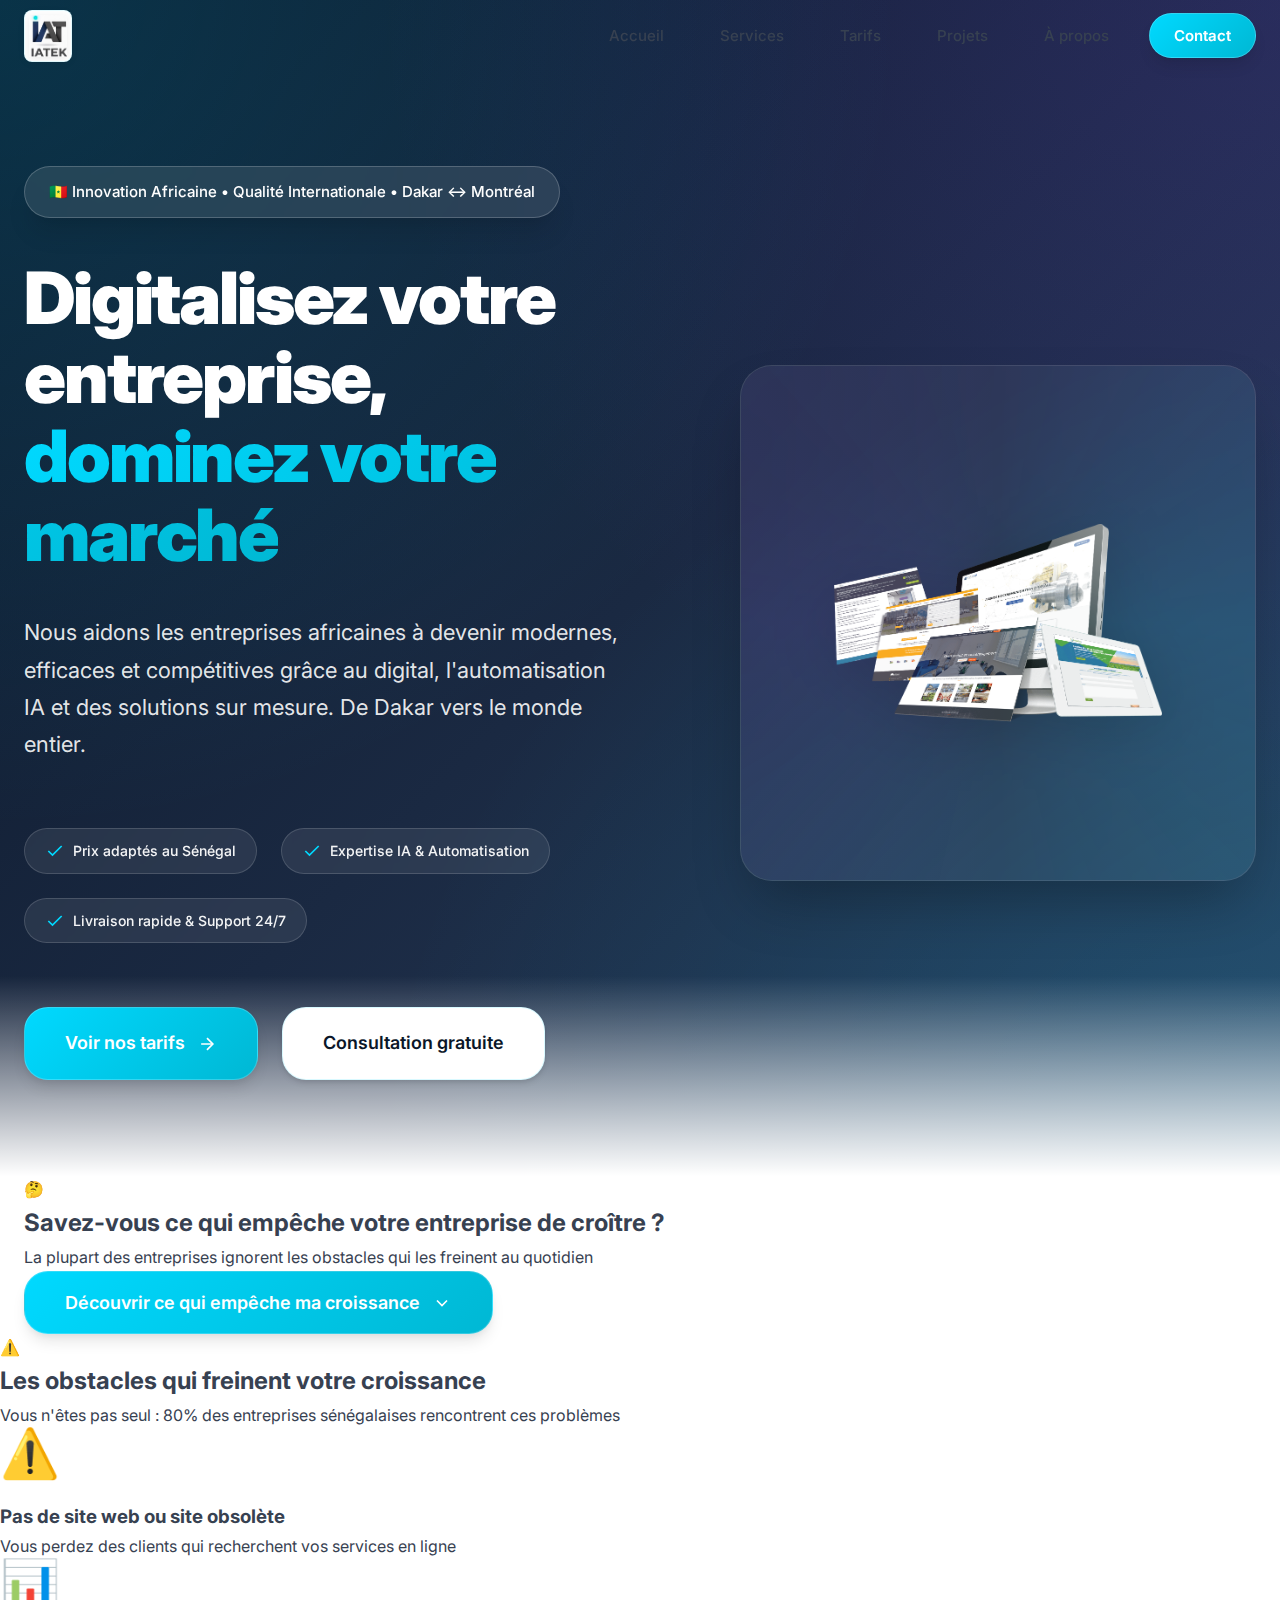
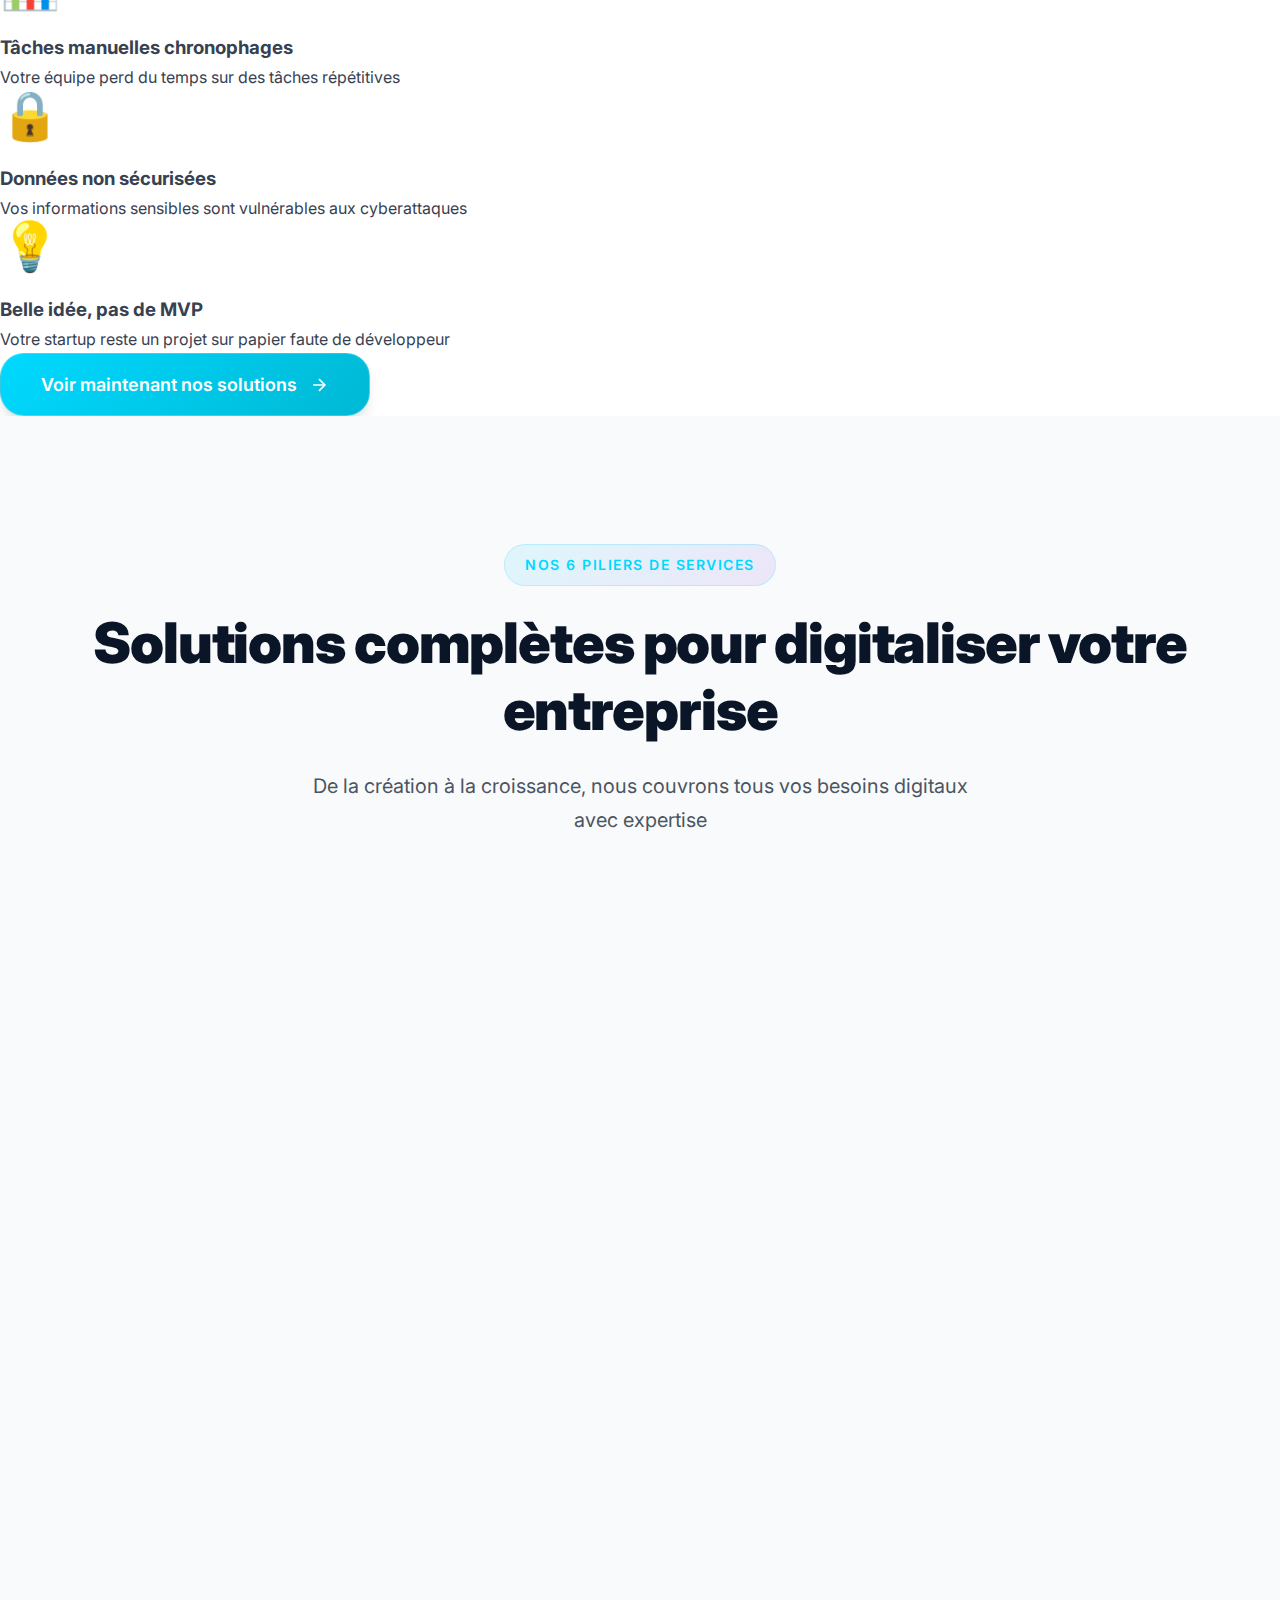
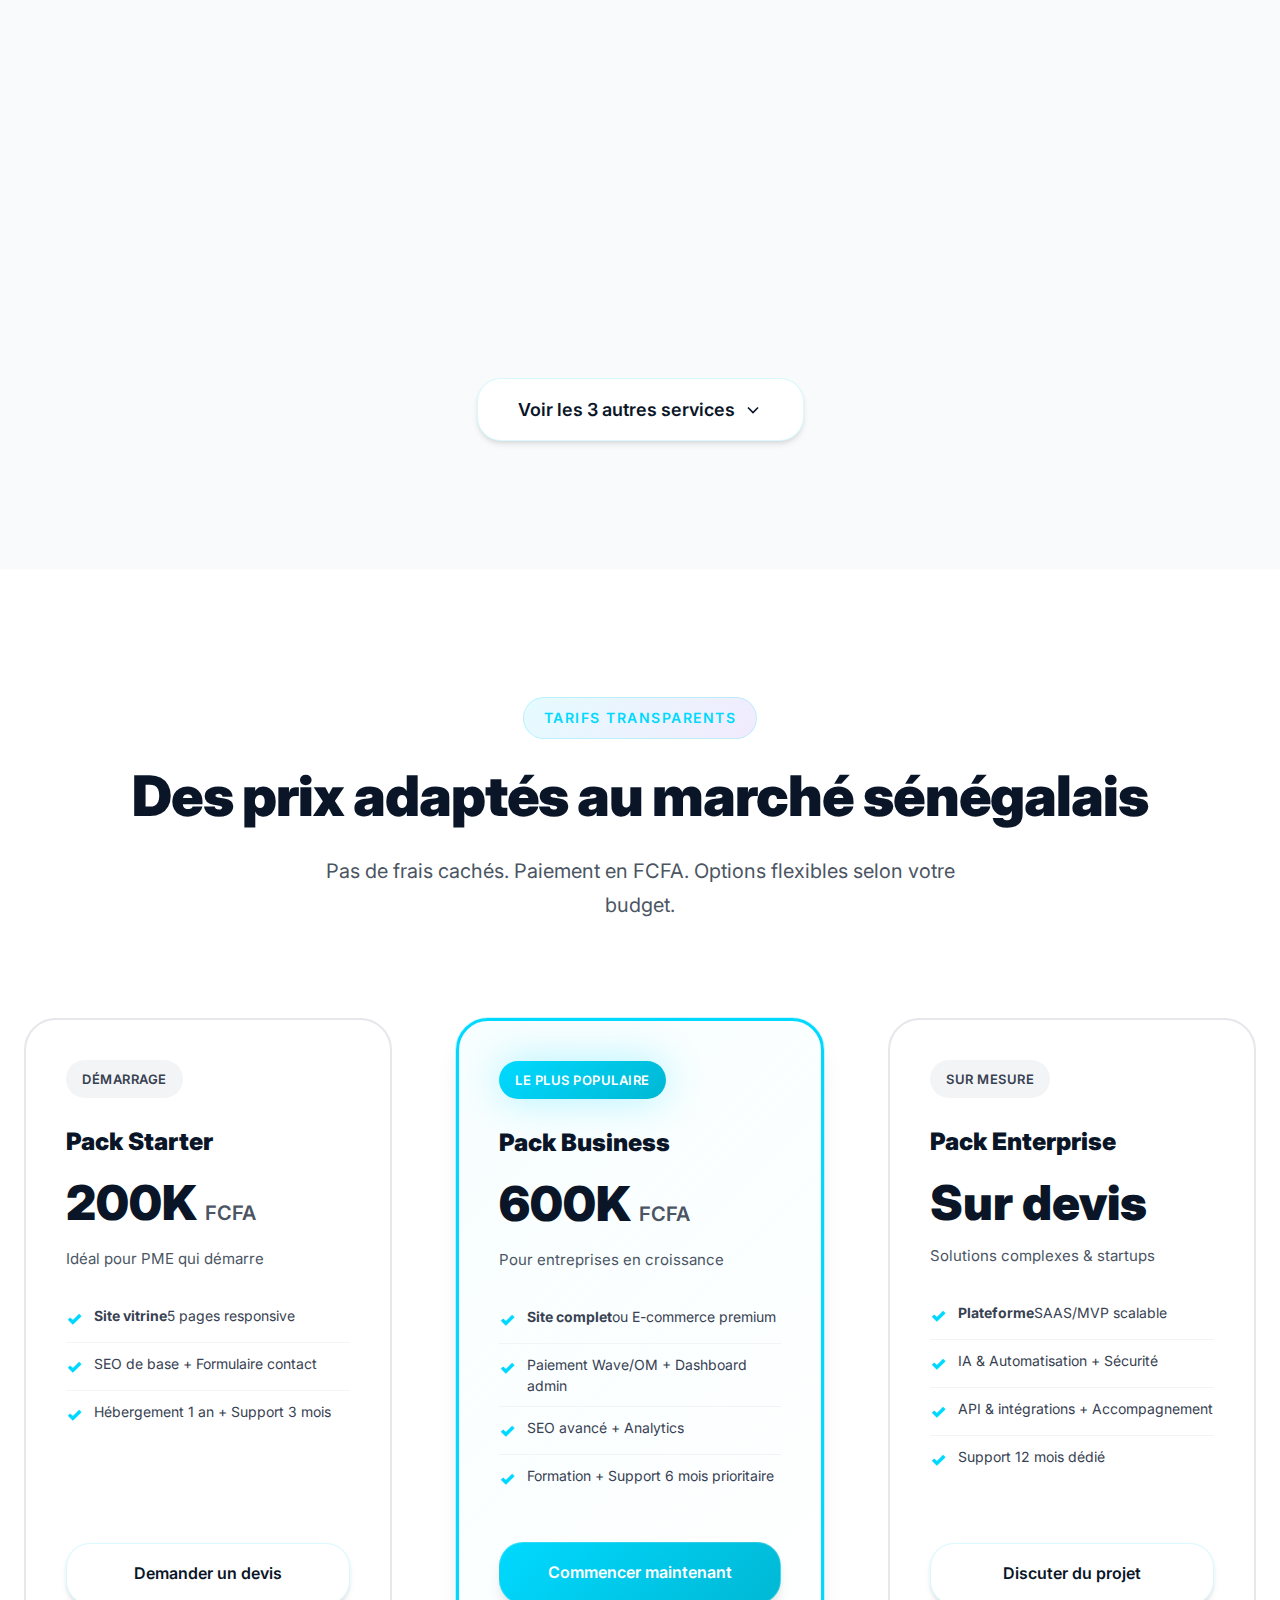
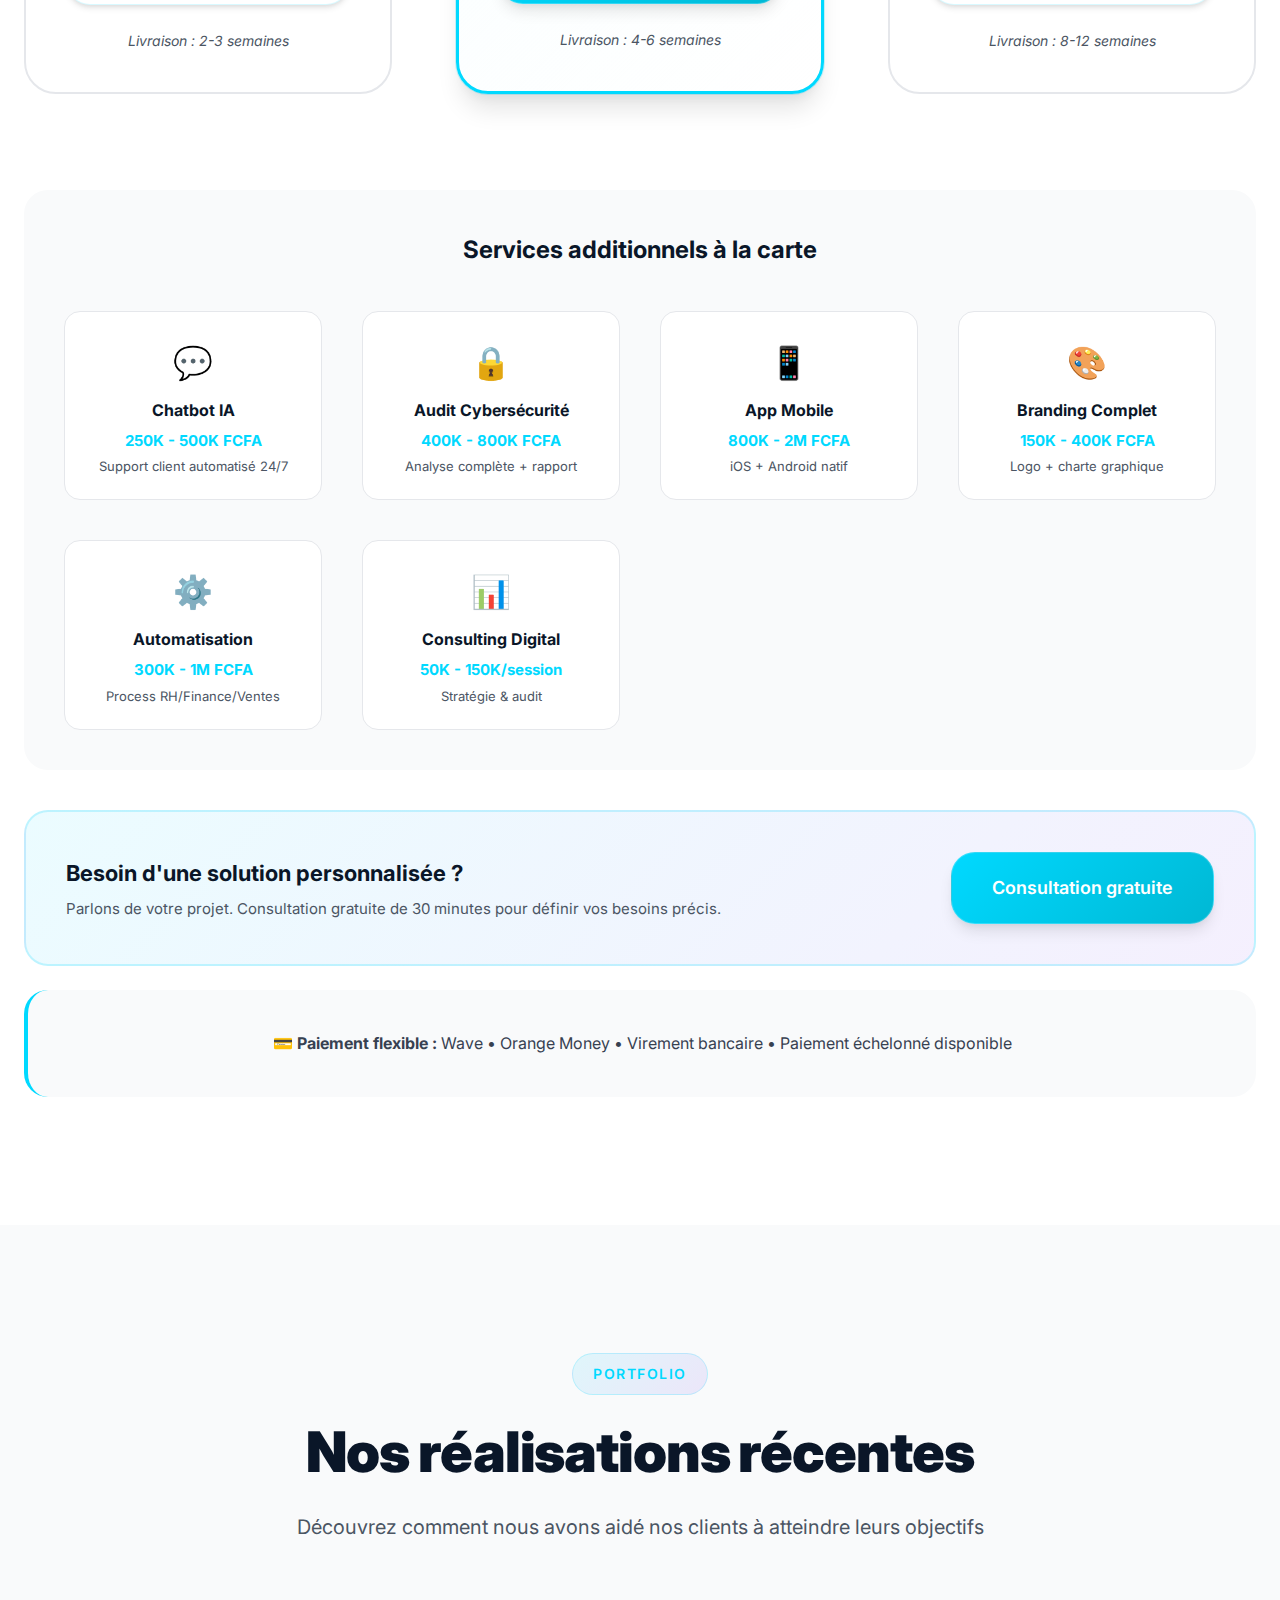
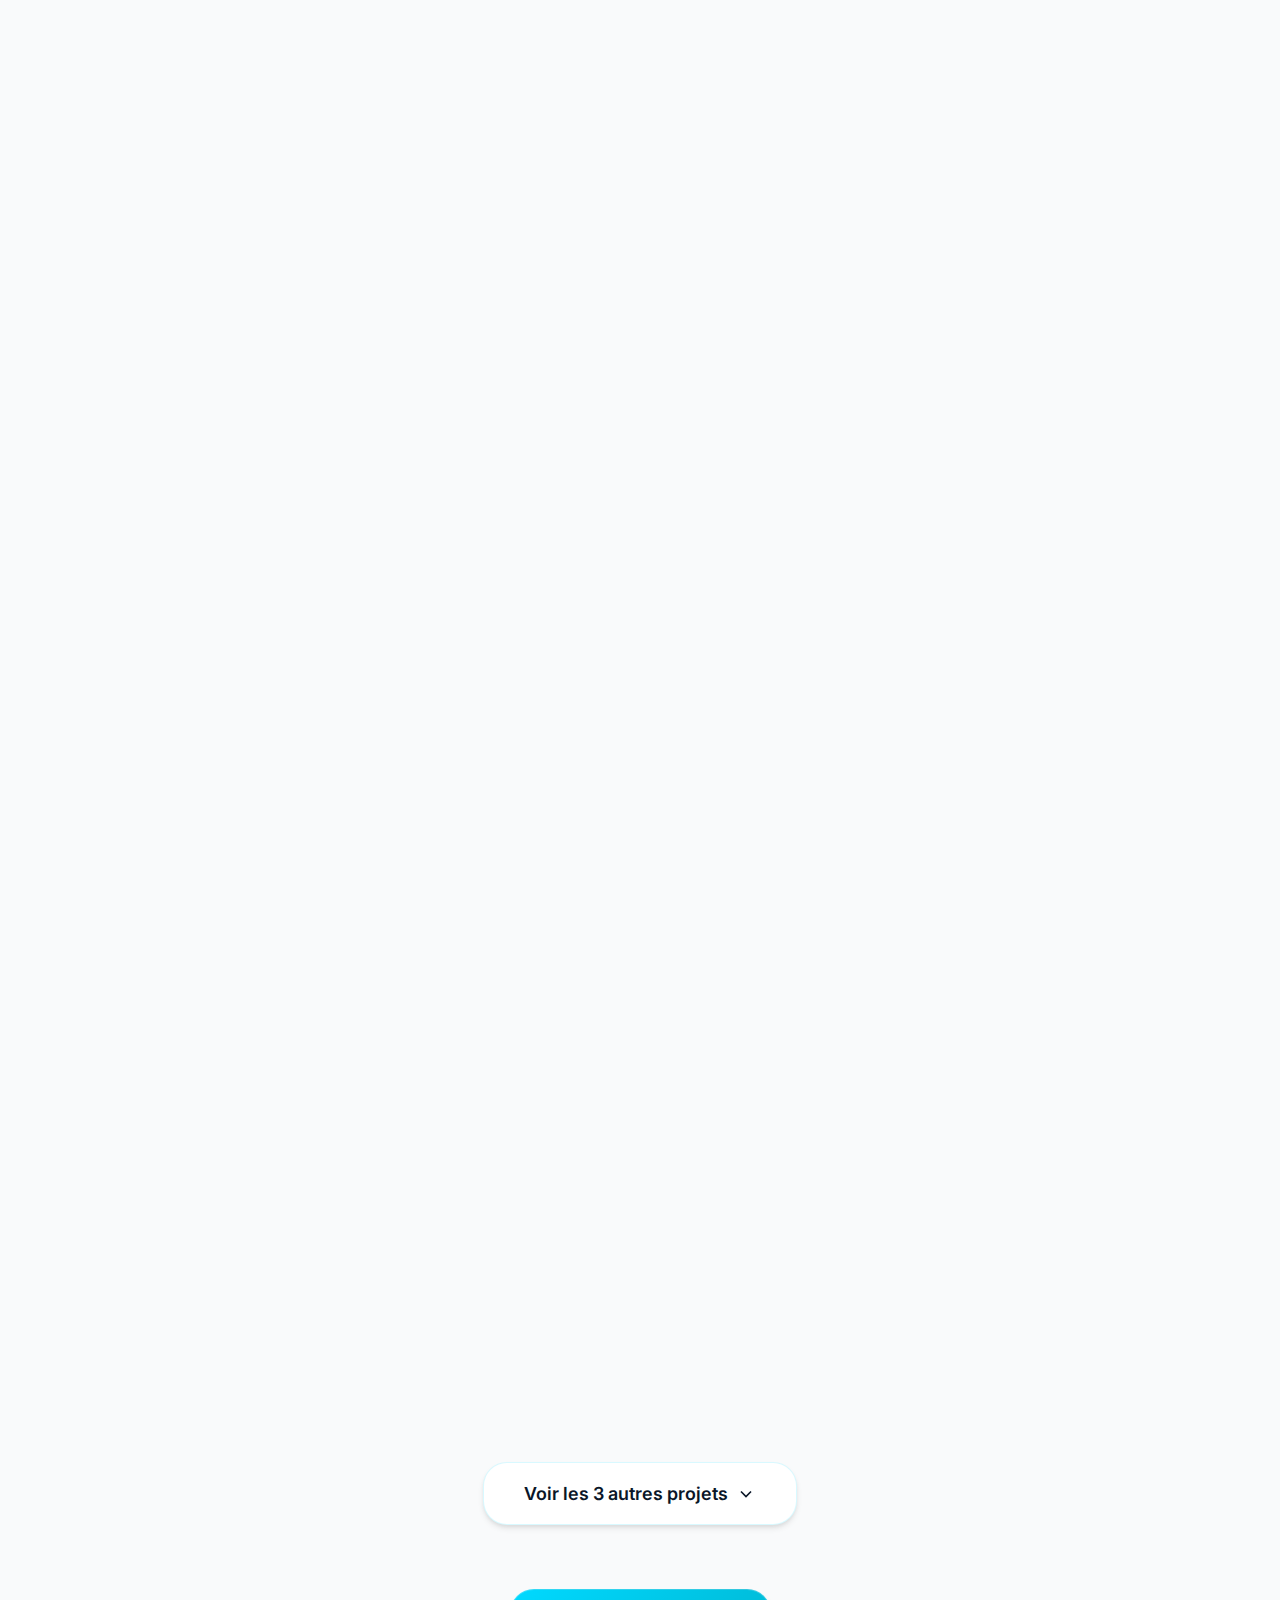
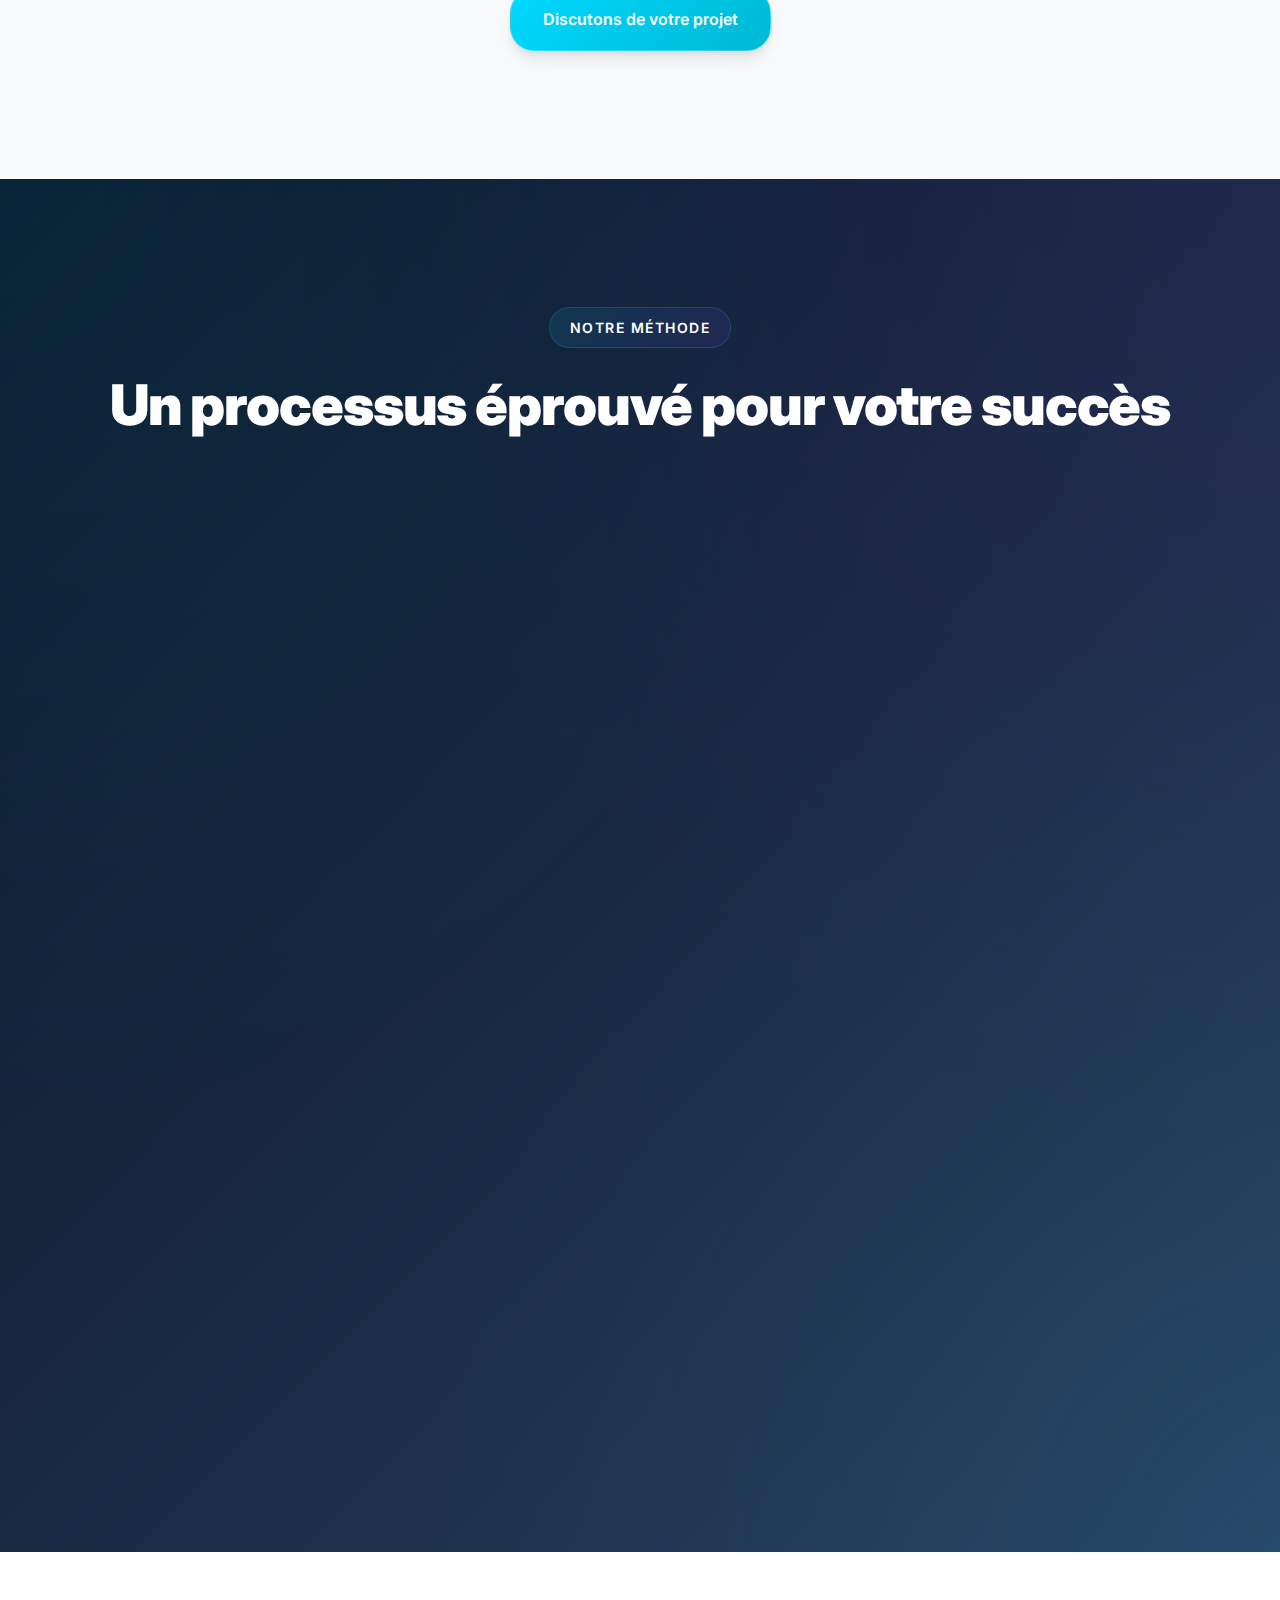
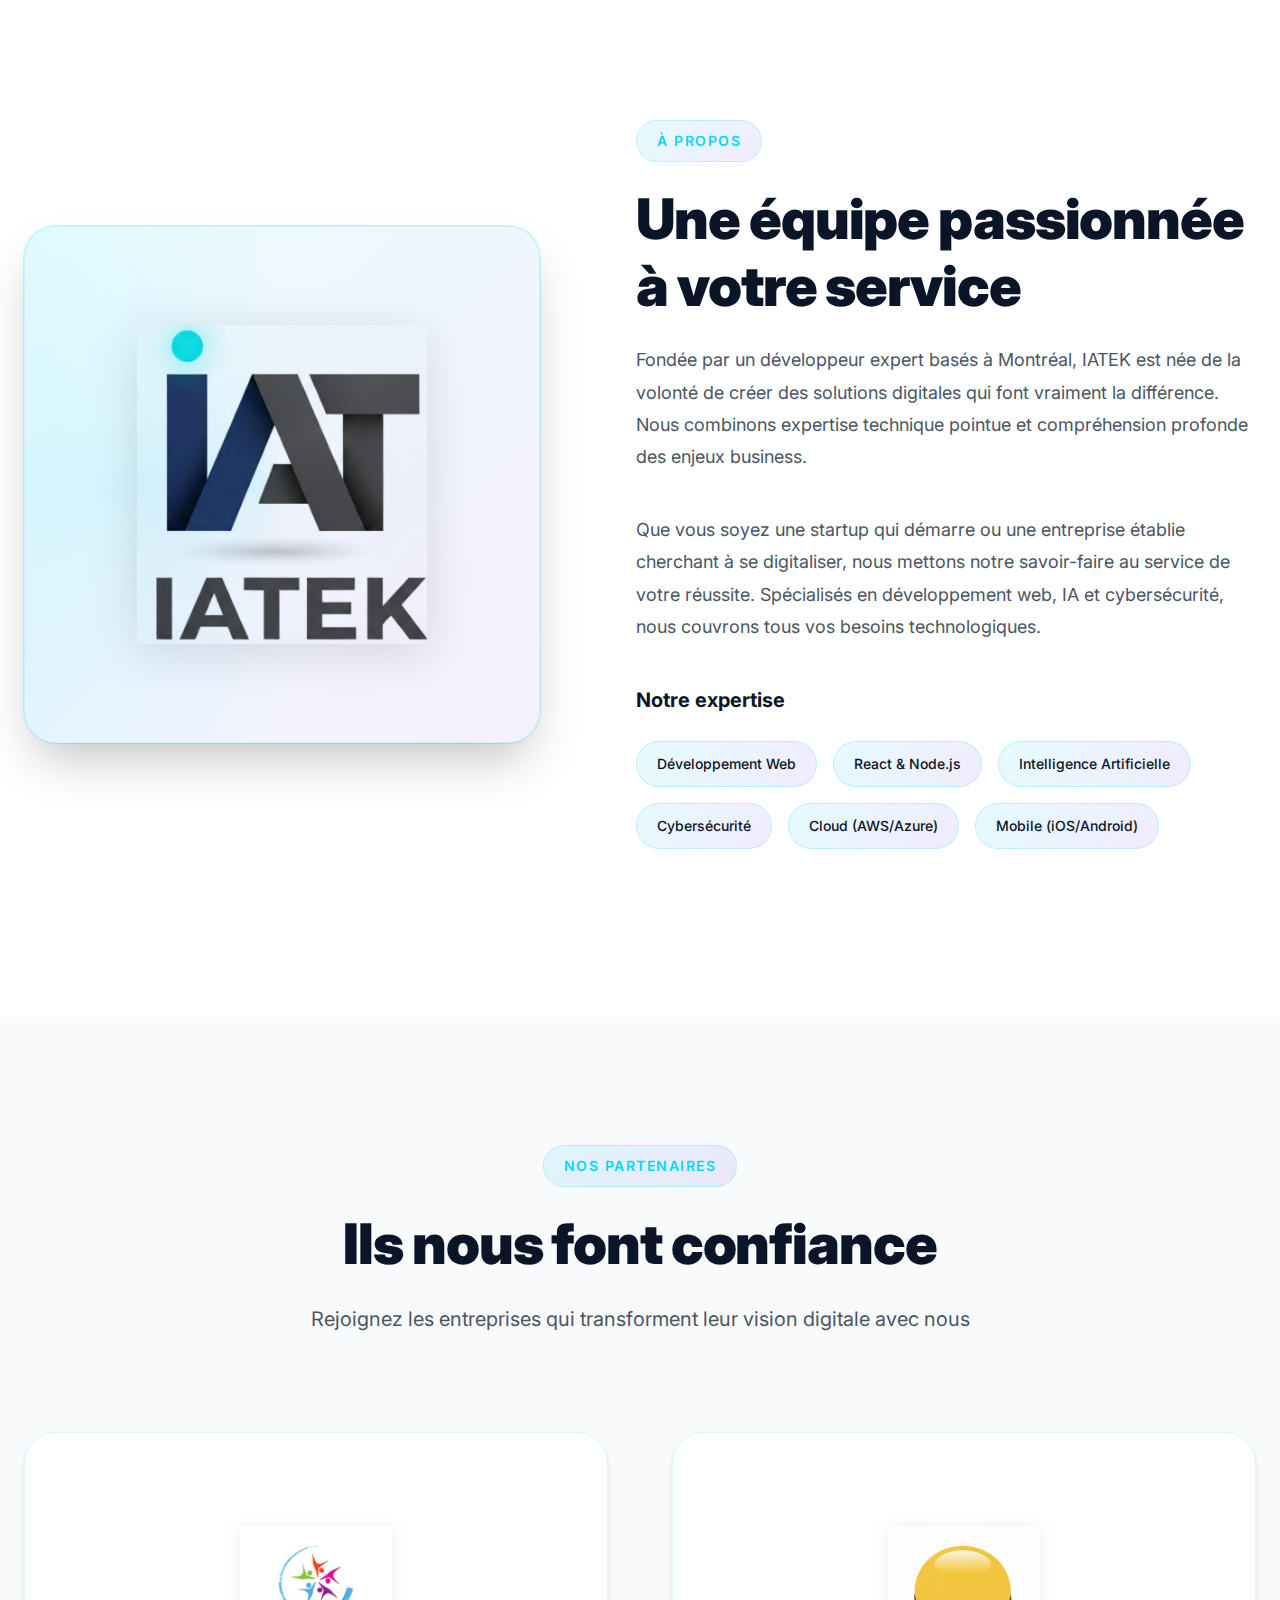
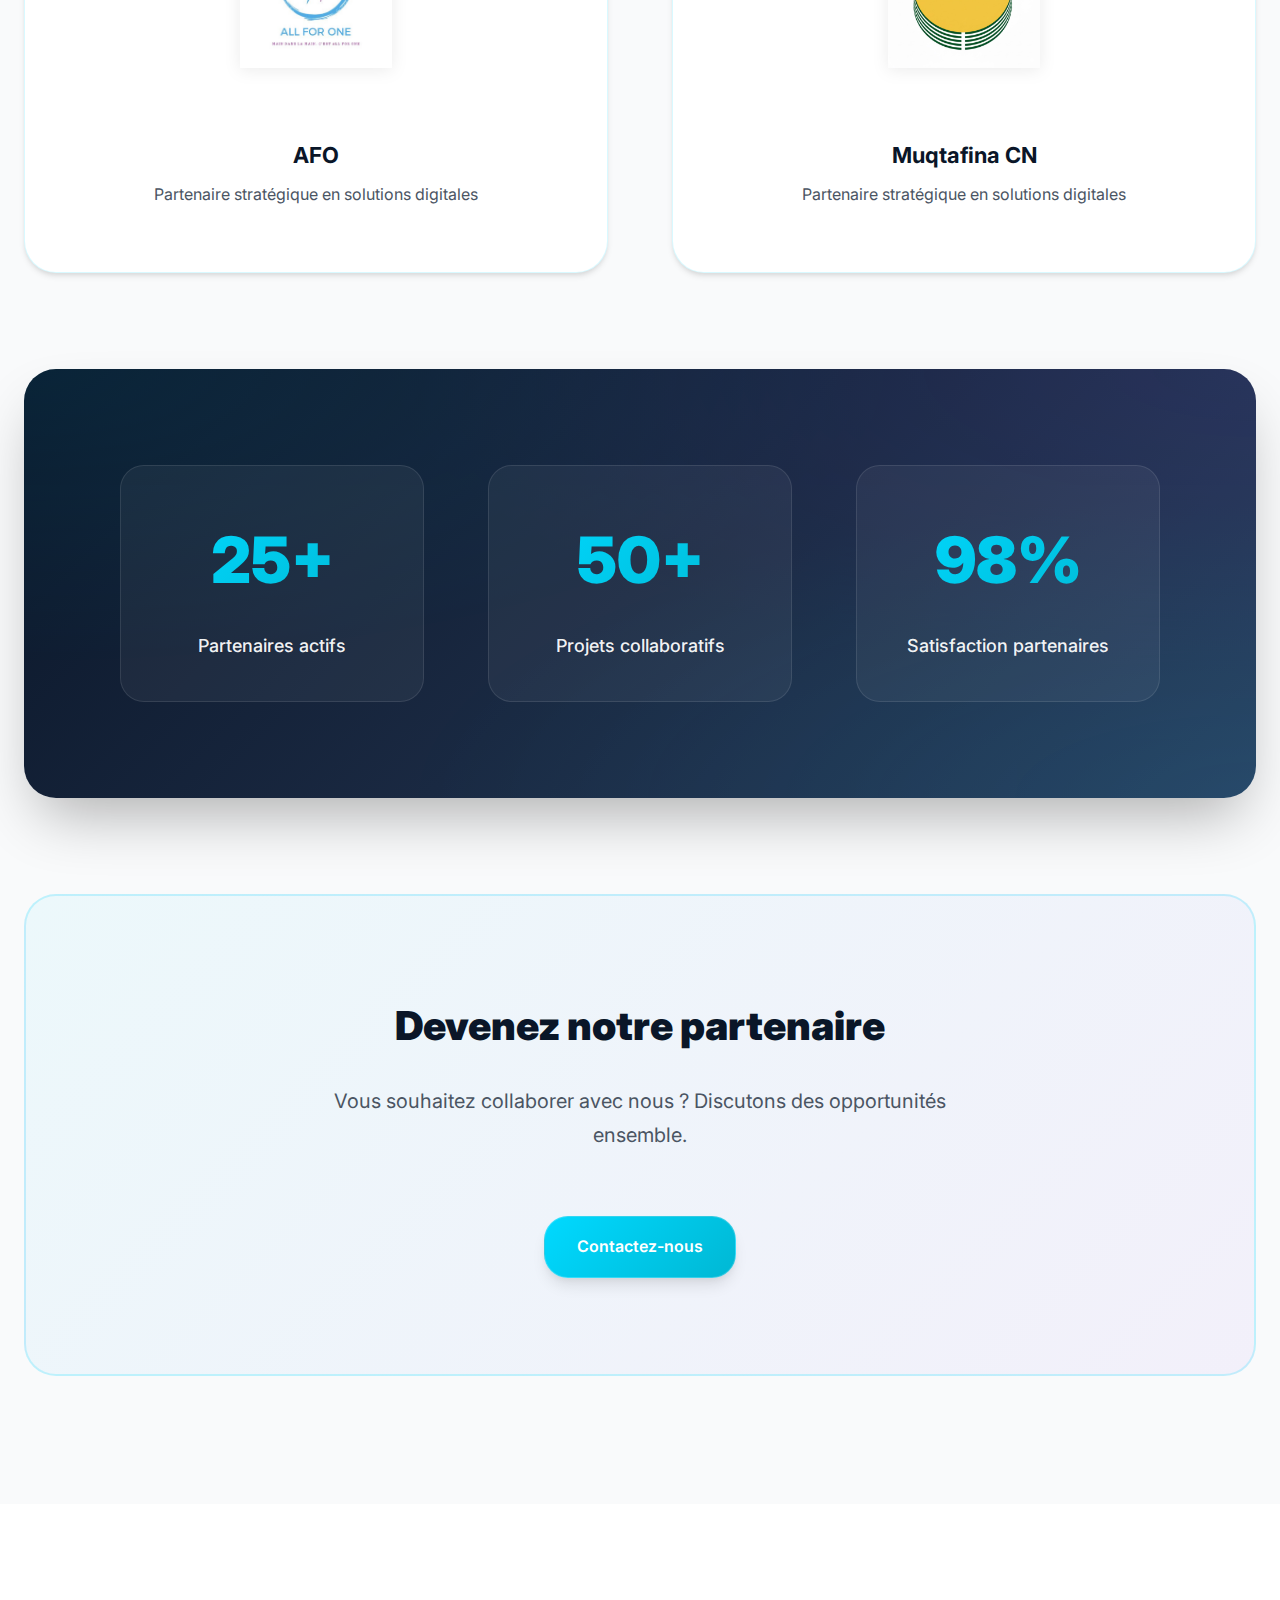
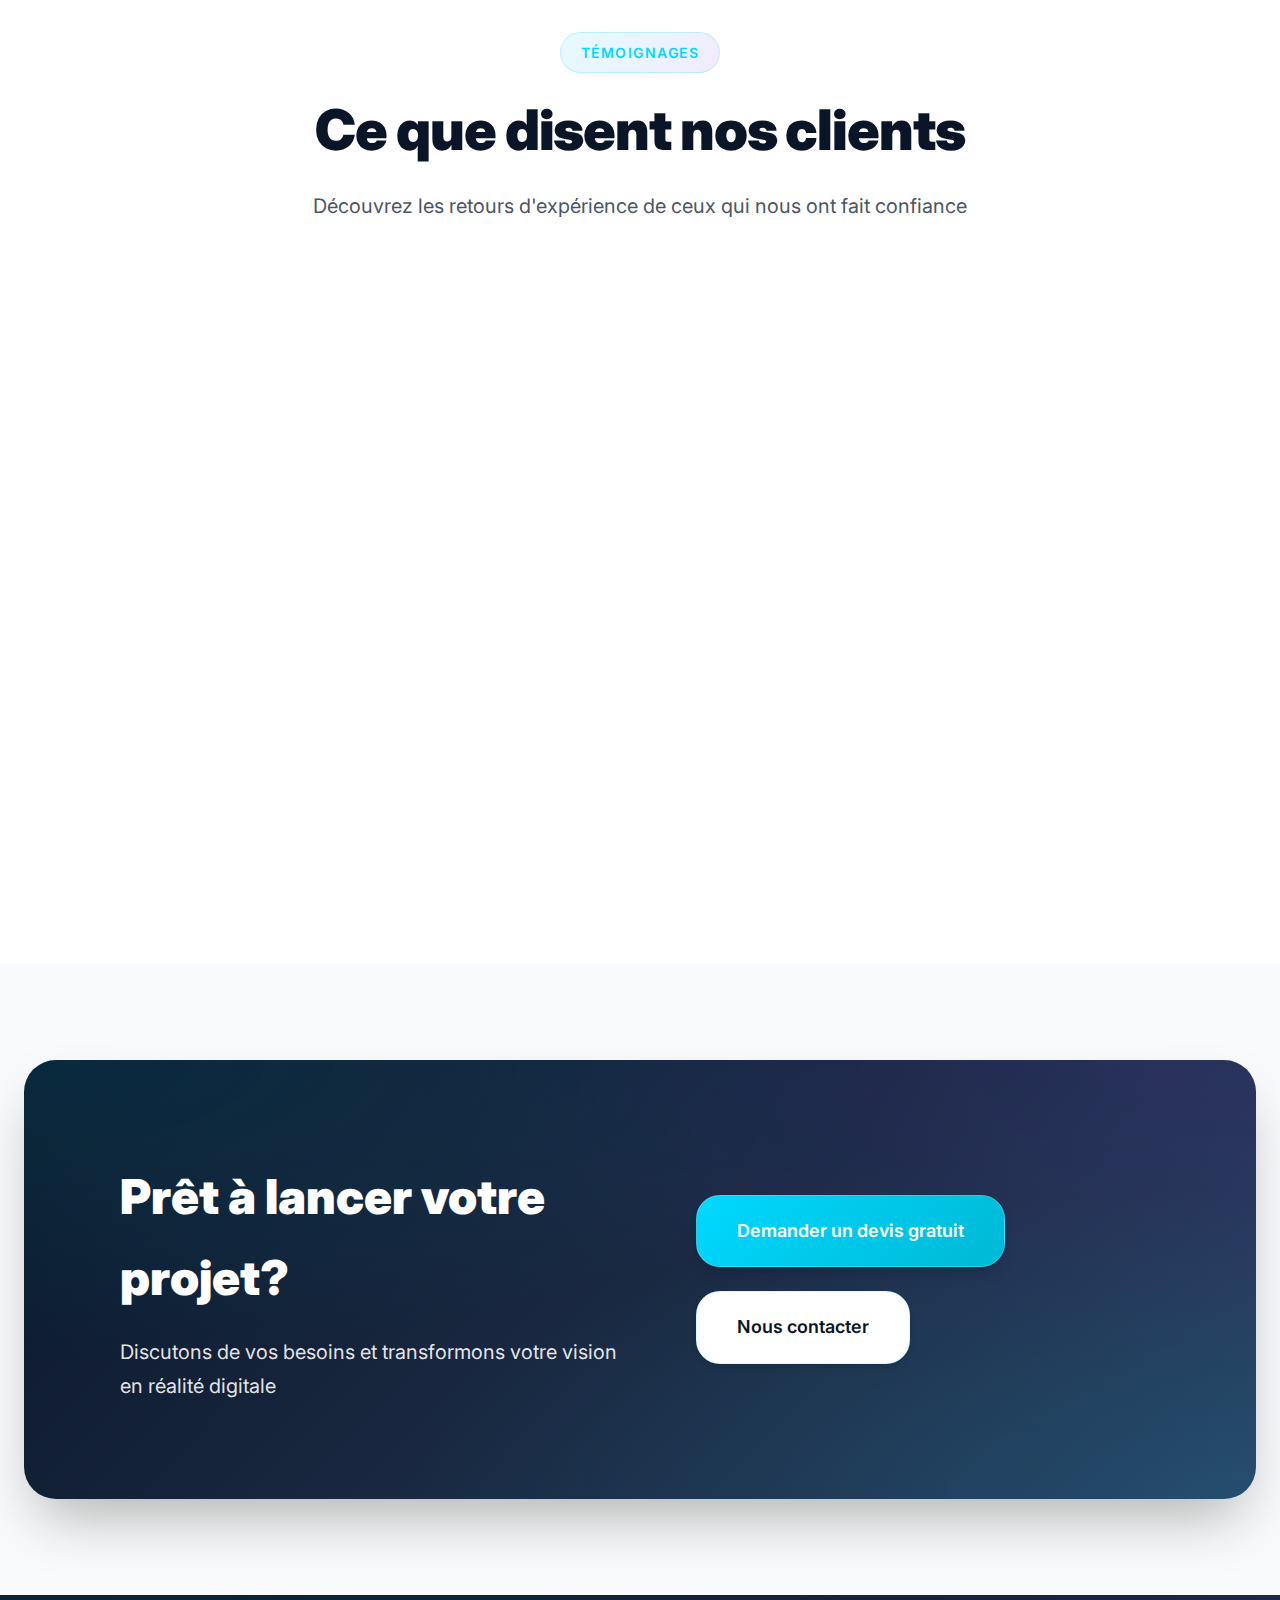
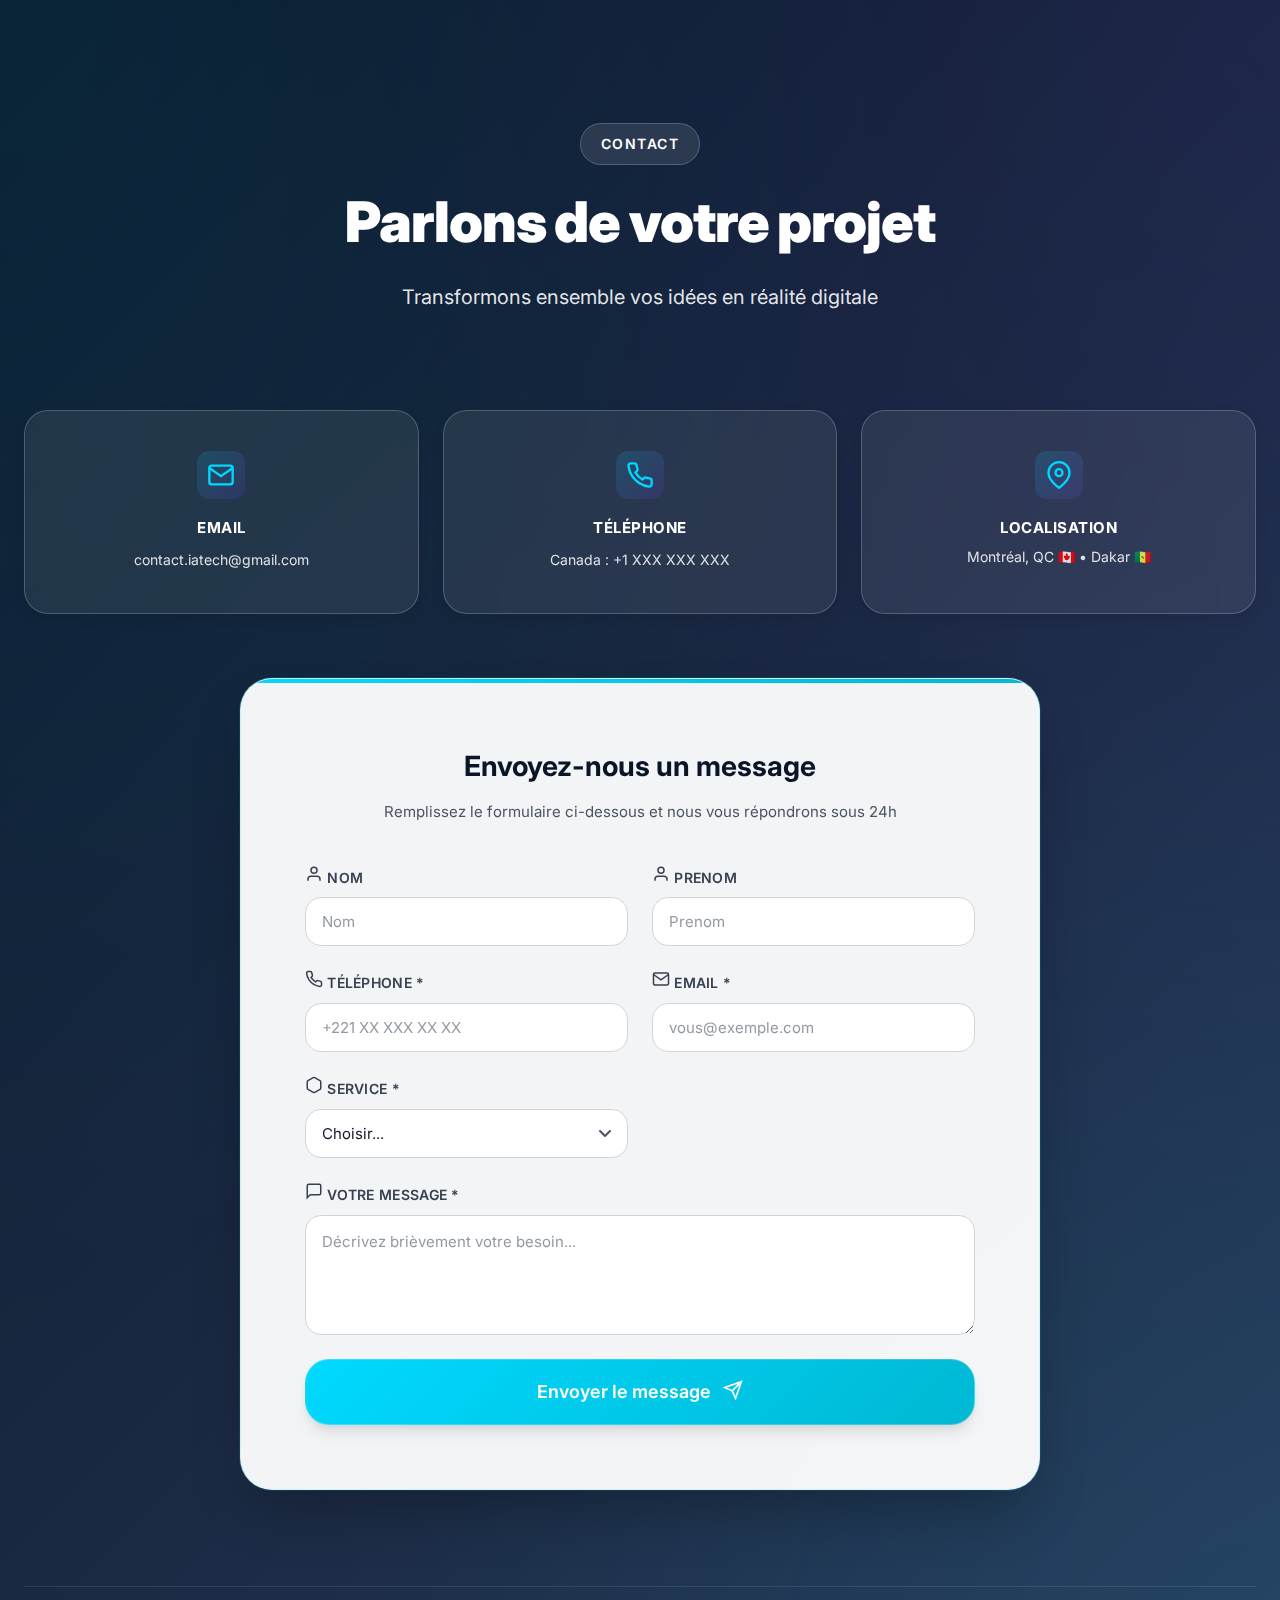
<file: index.html>
<!DOCTYPE html>
<html lang="fr">
<head>
    <meta charset="UTF-8">
    <meta name="viewport" content="width=device-width, initial-scale=1.0">
    <link rel="icon" type="image/png" href="/tri1.png">
    <title>TRIDEV - Votre Partenaire Digital | Développement Web, Cybersécurité & Startups</title>
    <meta name="description" content="TRIDEV crée des sites web professionnels, solutions digitales et accompagne les startups. Experts en développement, cybersécurité et transformation numérique.">
    <link rel="preconnect" href="https://fonts.googleapis.com">
    <link rel="preconnect" href="https://fonts.gstatic.com" crossorigin>
    <link href="https://fonts.googleapis.com/css2?family=Inter:wght@300;400;500;600;700;800;900&display=swap" rel="stylesheet">
    <link rel="stylesheet" href="styles.css">
    <link rel="icon" type="image/png" href="images/logoiat.jpeg">
</head>
<body>
    <!-- Header -->
    <header class="header">
        <div class="container">
            <div class="header__content">
                <div class="header__logo">
                    <img src="images/logoiat.jpeg" alt="iatech Logo" class="logo">
                </div>
                
                <nav class="nav" id="mainNav">
                    <ul class="nav__list">
                        <li class="nav__item"><a href="#accueil" class="nav__link">Accueil</a></li>
                        <li class="nav__item"><a href="#services" class="nav__link">Services</a></li>
                        <li class="nav__item"><a href="#tarifs" class="nav__link">Tarifs</a></li>
                        <li class="nav__item"><a href="projets.html" class="nav__link">Projets</a></li>
                        <li class="nav__item"><a href="apropos.html" class="nav__link">À propos</a></li>
                        <li class="nav__item"><a href="#contact" class="nav__link nav__link--cta">Contact</a></li>
                    </ul>
                </nav>

                <button class="hamburger" id="hamburger" aria-label="Menu">
                    <span class="hamburger__line"></span>
                    <span class="hamburger__line"></span>
                    <span class="hamburger__line"></span>
                </button>
            </div>
        </div>
    </header>

    <!-- Hero Section -->
    <section class="hero" id="accueil">
        <div class="hero__bg">
            <!-- INSÉRER IMAGE DE FOND ICI: remplacer 'hero-bg.jpg' par votre image -->
            <!-- <img src="hero-bg.jpg" alt="Background" class="hero__bg-image"> -->
        </div>
        <div class="container">
            <div class="hero__wrapper">
                <div class="hero__content">
                    <div class="hero__badge">🇸🇳 Innovation Africaine • Qualité Internationale • Dakar ↔ Montréal</div>
                    <h1 class="hero__title">Digitalisez votre entreprise, <span class="highlight">dominez votre marché</span></h1>
                    <p class="hero__subtitle">Nous aidons les entreprises africaines à devenir modernes, efficaces et compétitives grâce au digital, l'automatisation IA et des solutions sur mesure. De Dakar vers le monde entier.</p>

                    <!-- Value Props rapides -->
                    <div class="hero__value-props">
                        <div class="value-prop">
                            <svg width="20" height="20" viewBox="0 0 24 24" fill="none" stroke="currentColor" stroke-width="2">
                                <polyline points="20 6 9 17 4 12"></polyline>
                            </svg>
                            <span>Prix adaptés au Sénégal</span>
                        </div>
                        <div class="value-prop">
                            <svg width="20" height="20" viewBox="0 0 24 24" fill="none" stroke="currentColor" stroke-width="2">
                                <polyline points="20 6 9 17 4 12"></polyline>
                            </svg>
                            <span>Expertise IA & Automatisation</span>
                        </div>
                        <div class="value-prop">
                            <svg width="20" height="20" viewBox="0 0 24 24" fill="none" stroke="currentColor" stroke-width="2">
                                <polyline points="20 6 9 17 4 12"></polyline>
                            </svg>
                            <span>Livraison rapide & Support 24/7</span>
                        </div>
                    </div>

                    <div class="hero__cta">
                        <a href="#tarifs" class="btn btn--primary btn--large">
                            <span>Voir nos tarifs</span>
                            <svg width="20" height="20" viewBox="0 0 24 24" fill="none" stroke="currentColor" stroke-width="2">
                                <line x1="5" y1="12" x2="19" y2="12"></line>
                                <polyline points="12 5 19 12 12 19"></polyline>
                            </svg>
                        </a>
                        <a href="#contact" class="btn btn--secondary btn--large">Consultation gratuite</a>
                    </div>
                </div>
                <div class="hero__visual">

                    <div class="hero__image-placeholder">
                        <img src="images/iat1.png" alt="IATEK Logo" class="logo">
                    </div>
                </div>
            </div>
        </div>
    </section>

    <!-- Section Question Teaser -->
    <section class="problems-teaser">
        <div class="container">
            <div class="teaser-card">
                <div class="teaser-card__icon">🤔</div>
                <h2 class="teaser-card__title">Savez-vous ce qui empêche votre entreprise de croître ?</h2>
                <p class="teaser-card__subtitle">La plupart des entreprises ignorent les obstacles qui les freinent au quotidien</p>
                <button class="btn btn--primary btn--large" id="showProblemsBtn">
                    <span>Découvrir ce qui empêche ma croissance</span>
                    <svg width="20" height="20" viewBox="0 0 24 24" fill="none" stroke="currentColor" stroke-width="2">
                        <polyline points="6 9 12 15 18 9"></polyline>
                    </svg>
                </button>
            </div>
        </div>
    </section>

    <!-- Modal Popup des Problèmes (comme une pub) -->
    <div class="problems-modal" id="problemsModal">
        <div class="problems-modal__overlay"></div>
        <div class="problems-modal__content">
            <div class="problems-modal__header">
                <div class="problems-modal__icon">⚠️</div>
                <h2 class="problems-modal__title">Les obstacles qui freinent votre croissance</h2>
                <p class="problems-modal__subtitle">Vous n'êtes pas seul : 80% des entreprises sénégalaises rencontrent ces problèmes</p>
            </div>

            <!-- Grille des problèmes dans le modal -->
            <div class="problems-modal__grid">
                <div class="problem-card-modal">
                    <div class="problem-icon">⚠️</div>
                    <h3>Pas de site web ou site obsolète</h3>
                    <p>Vous perdez des clients qui recherchent vos services en ligne</p>
                </div>
                <div class="problem-card-modal">
                    <div class="problem-icon">📊</div>
                    <h3>Tâches manuelles chronophages</h3>
                    <p>Votre équipe perd du temps sur des tâches répétitives</p>
                </div>
                <div class="problem-card-modal">
                    <div class="problem-icon">🔒</div>
                    <h3>Données non sécurisées</h3>
                    <p>Vos informations sensibles sont vulnérables aux cyberattaques</p>
                </div>
                <div class="problem-card-modal">
                    <div class="problem-icon">💡</div>
                    <h3>Belle idée, pas de MVP</h3>
                    <p>Votre startup reste un projet sur papier faute de développeur</p>
                </div>
            </div>

            <!-- Bouton CTA pour voir les solutions (remplace la croix) -->
            <div class="problems-modal__cta">
                <button class="btn btn--primary btn--large" id="viewSolutionsBtn">
                    <span>Voir maintenant nos solutions</span>
                    <svg width="20" height="20" viewBox="0 0 24 24" fill="none" stroke="currentColor" stroke-width="2">
                        <line x1="5" y1="12" x2="19" y2="12"></line>
                        <polyline points="12 5 19 12 12 19"></polyline>
                    </svg>
                </button>
            </div>
        </div>
    </div>

    <!-- Services Section -->
    <section class="services" id="services">
        <div class="container">
            <div class="section-header">
                <span class="section-tag">Nos 6 piliers de services</span>
                <h2 class="section-title">Solutions complètes pour digitaliser votre entreprise</h2>
                <p class="section-subtitle">De la création à la croissance, nous couvrons tous vos besoins digitaux avec expertise</p>
            </div>
            
            <!-- Affichage réduit : 3 services principaux -->
            <div class="services__grid services__grid--preview">
                <!-- PILIER 1: Web & Plateformes -->
                <div class="service-card service-card--featured">
                    <div class="service-card__image">
                        <div class="service-image-placeholder">
                            <img src="images/iat1.png" alt="Web & Plateformes" class="logo">
                        </div>
                    </div>
                    <div class="service-card__content">
                        <div class="service-card__icon">
                            <svg width="32" height="32" viewBox="0 0 24 24" fill="none" stroke="currentColor" stroke-width="2">
                                <rect x="2" y="3" width="20" height="14" rx="2" ry="2"></rect>
                                <line x1="8" y1="21" x2="16" y2="21"></line>
                                <line x1="12" y1="17" x2="12" y2="21"></line>
                            </svg>
                        </div>
                        <h3 class="service-card__title">1. Web & Plateformes</h3>
                        <p class="service-card__description">Sites web professionnels, e-commerce, plateformes complexes (réservation, livraison, SAAS). Rapides, sécurisés et adaptés au contexte africain.</p>
                        <ul class="service-card__features">
                            <li>Sites vitrines modernes & responsives</li>
                            <li>E-commerce avec paiement local (Wave, Orange Money)</li>
                            <li>Plateformes de réservation & gestion</li>
                            <li>Applications SAAS sur mesure</li>
                        </ul>
                    </div>
                </div>

                <!-- PILIER 2: Digitalisation & Organisation -->
                <div class="service-card">
                    <div class="service-card__image">
                        <div class="service-image-placeholder">
                            <img src="images/iat2.jpg" alt="Digitalisation" class="logo">
                        </div>
                    </div>
                    <div class="service-card__content">
                        <div class="service-card__icon">
                            <svg width="32" height="32" viewBox="0 0 24 24" fill="none" stroke="currentColor" stroke-width="2">
                                <path d="M14 2H6a2 2 0 0 0-2 2v16a2 2 0 0 0 2 2h12a2 2 0 0 0 2-2V8z"></path>
                                <polyline points="14 2 14 8 20 8"></polyline>
                                <line x1="12" y1="18" x2="12" y2="12"></line>
                                <line x1="9" y1="15" x2="15" y2="15"></line>
                            </svg>
                        </div>
                        <h3 class="service-card__title">2. Digitalisation & Organisation</h3>
                        <p class="service-card__description">Modernisez votre entreprise : audit digital, systèmes de gestion (CRM, ERP), automatisation des processus répétitifs.</p>
                        <ul class="service-card__features">
                            <li>Audit digital complet</li>
                            <li>Mise en place CRM/ERP adaptés</li>
                            <li>Automatisation des tâches</li>
                            <li>Gestion documentaire & workflows</li>
                        </ul>
                    </div>
                </div>

                <!-- PILIER 3: IA & Automatisation -->
                <div class="service-card">
                    <div class="service-card__image">
                        <div class="service-image-placeholder">
                            <img src="images/iat4.png" alt="IA & Automatisation" class="logo">
                        </div>
                    </div>
                    <div class="service-card__content">
                        <div class="service-card__icon">
                            <svg width="32" height="32" viewBox="0 0 24 24" fill="none" stroke="currentColor" stroke-width="2">
                                <path d="M21 16V8a2 2 0 0 0-1-1.73l-7-4a2 2 0 0 0-2 0l-7 4A2 2 0 0 0 3 8v8a2 2 0 0 0 1 1.73l7 4a2 2 0 0 0 2 0l7-4A2 2 0 0 0 21 16z"></path>
                                <polyline points="7.5 4.21 12 6.81 16.5 4.21"></polyline>
                                <polyline points="7.5 19.79 7.5 14.6 3 12"></polyline>
                                <polyline points="21 12 16.5 14.6 16.5 19.79"></polyline>
                                <polyline points="3.27 6.96 12 12.01 20.73 6.96"></polyline>
                                <line x1="12" y1="22.08" x2="12" y2="12"></line>
                            </svg>
                        </div>
                        <h3 class="service-card__title">3. IA & Automatisation</h3>
                        <p class="service-card__description">Intelligence artificielle pour automatiser RH, finance, support client. Gagnez 40% de temps sur les tâches répétitives.</p>
                        <ul class="service-card__features">
                            <li>Chatbots IA multilingues (FR/Wolof)</li>
                            <li>Automatisation RH & Finance</li>
                            <li>Génération rapports automatiques</li>
                            <li>IA pour optimisation des ventes</li>
                        </ul>
                    </div>
                </div>
            </div>

            <!-- Services cachés par défaut -->
            <div class="services__grid services__grid--full" style="display: none;">
                <!-- PILIER 4: Cybersécurité -->
                <div class="service-card">
                    <div class="service-card__image">
                        <div class="service-image-placeholder">
                            <img src="images/iat3.jpg" alt="Cybersécurité" class="logo">
                        </div>
                    </div>
                    <div class="service-card__content">
                        <div class="service-card__icon">
                            <svg width="32" height="32" viewBox="0 0 24 24" fill="none" stroke="currentColor" stroke-width="2">
                                <path d="M12 22s8-4 8-10V5l-8-3-8 3v7c0 6 8 10 8 10z"></path>
                            </svg>
                        </div>
                        <h3 class="service-card__title">4. Cybersécurité</h3>
                        <p class="service-card__description">Protégez vos données critiques. Audits de sécurité, tests d'intrusion, sensibilisation équipe, protection continue.</p>
                        <ul class="service-card__features">
                            <li>Audit de sécurité complet</li>
                            <li>Mise en place solutions de protection</li>
                            <li>Formation & sensibilisation équipes</li>
                            <li>Protection données & conformité</li>
                        </ul>
                    </div>
                </div>

                <!-- PILIER 5: Branding Digital -->
                <div class="service-card">
                    <div class="service-card__image">
                        <div class="service-image-placeholder">
                            <img src="images/iat5.jpeg" alt="Branding Digital" class="logo">
                        </div>
                    </div>
                    <div class="service-card__content">
                        <div class="service-card__icon">
                            <svg width="32" height="32" viewBox="0 0 24 24" fill="none" stroke="currentColor" stroke-width="2">
                                <circle cx="12" cy="12" r="10"></circle>
                                <line x1="14.31" y1="8" x2="20.05" y2="17.94"></line>
                                <line x1="9.69" y1="8" x2="21.17" y2="8"></line>
                                <line x1="7.38" y1="12" x2="13.12" y2="2.06"></line>
                                <line x1="9.69" y1="16" x2="3.95" y2="6.06"></line>
                                <line x1="14.31" y1="16" x2="2.83" y2="16"></line>
                                <line x1="16.62" y1="12" x2="10.88" y2="21.94"></line>
                            </svg>
                        </div>
                        <h3 class="service-card__title">5. Branding Digital</h3>
                        <p class="service-card__description">Identité visuelle forte, positionnement clair, stratégie digitale gagnante. Démarquez-vous de la concurrence.</p>
                        <ul class="service-card__features">
                            <li>Identité visuelle complète (logo, charte)</li>
                            <li>Positionnement & stratégie de marque</li>
                            <li>Stratégie digitale sur mesure</li>
                            <li>Community management (option)</li>
                        </ul>
                    </div>
                </div>

                <!-- PILIER 6: Accompagnement Startups -->
                <div class="service-card">
                    <div class="service-card__image">
                        <div class="service-image-placeholder">
                            <img src="images/iat6.jpg" alt="Startups" class="logo">
                        </div>
                    </div>
                    <div class="service-card__content">
                        <div class="service-card__icon">
                            <svg width="32" height="32" viewBox="0 0 24 24" fill="none" stroke="currentColor" stroke-width="2">
                                <line x1="12" y1="2" x2="12" y2="6"></line>
                                <line x1="12" y1="18" x2="12" y2="22"></line>
                                <line x1="4.93" y1="4.93" x2="7.76" y2="7.76"></line>
                                <line x1="16.24" y1="16.24" x2="19.07" y2="19.07"></line>
                                <line x1="2" y1="12" x2="6" y2="12"></line>
                                <line x1="18" y1="12" x2="22" y2="12"></line>
                                <line x1="4.93" y1="19.07" x2="7.76" y2="16.24"></line>
                                <line x1="16.24" y1="7.76" x2="19.07" y2="4.93"></line>
                            </svg>
                        </div>
                        <h3 class="service-card__title">6. Accompagnement Startups</h3>
                        <p class="service-card__description">De l'idée au MVP en 4-8 semaines. Business model, développement, pitch deck, roadmap de croissance.</p>
                        <ul class="service-card__features">
                            <li>Conception MVP rapide (4-8 semaines)</li>
                            <li>Validation du business model</li>
                            <li>Roadmap technologique</li>
                            <li>Pitch deck pour investisseurs</li>
                        </ul>
                    </div>
                </div>
            </div>

            <!-- Bouton "Voir plus" pour services -->
            <div class="services__more">
                <button class="btn btn--secondary btn--large" id="toggleServices">
                    <span class="toggle-text">Voir les 3 autres services</span>
                    <svg width="20" height="20" viewBox="0 0 24 24" fill="none" stroke="currentColor" stroke-width="2" class="chevron-down">
                        <polyline points="6 9 12 15 18 9"></polyline>
                    </svg>
                    <svg width="20" height="20" viewBox="0 0 24 24" fill="none" stroke="currentColor" stroke-width="2" class="chevron-up" style="display: none;">
                        <polyline points="18 15 12 9 6 15"></polyline>
                    </svg>
                </button>
            </div>
        </div>
    </section>

    <!-- Tarification Section - Prix transparents adaptés au Sénégal -->
    <section class="pricing-section" id="tarifs">
        <div class="container">
            <div class="section-header">
                <span class="section-tag">Tarifs transparents</span>
                <h2 class="section-title">Des prix adaptés au marché sénégalais</h2>
                <p class="section-subtitle">Pas de frais cachés. Paiement en FCFA. Options flexibles selon votre budget.</p>
            </div>

            <!-- Pricing Grid -->
            <div class="pricing-grid">
                <!-- Pack Starter -->
                <div class="pricing-card">
                    <div class="pricing-card__badge">Démarrage</div>
                    <h3 class="pricing-card__title">Pack Starter</h3>
                    <div class="pricing-card__price">
                        <span class="price-amount">200K</span>
                        <span class="price-currency">FCFA</span>
                    </div>
                    <p class="pricing-card__description">Idéal pour PME qui démarre</p>

                    <ul class="pricing-features">
                        <li><strong>Site vitrine</strong> 5 pages responsive</li>
                        <li>SEO de base + Formulaire contact</li>
                        <li>Hébergement 1 an + Support 3 mois</li>
                    </ul>

                    <a href="#contact" class="btn btn--secondary btn--full">Demander un devis</a>

                    <div class="pricing-note">Livraison : 2-3 semaines</div>
                </div>

                <!-- Pack Business - POPULAIRE -->
                <div class="pricing-card pricing-card--featured">
                    <div class="pricing-card__badge pricing-card__badge--popular">Le plus populaire</div>
                    <h3 class="pricing-card__title">Pack Business</h3>
                    <div class="pricing-card__price">
                        <span class="price-amount">600K</span>
                        <span class="price-currency">FCFA</span>
                    </div>
                    <p class="pricing-card__description">Pour entreprises en croissance</p>

                    <ul class="pricing-features">
                        <li><strong>Site complet</strong> ou E-commerce premium</li>
                        <li>Paiement Wave/OM + Dashboard admin</li>
                        <li>SEO avancé + Analytics</li>
                        <li>Formation + Support 6 mois prioritaire</li>
                    </ul>

                    <a href="#contact" class="btn btn--primary btn--full">Commencer maintenant</a>

                    <div class="pricing-note">Livraison : 4-6 semaines</div>
                </div>

                <!-- Pack Enterprise -->
                <div class="pricing-card">
                    <div class="pricing-card__badge">Sur mesure</div>
                    <h3 class="pricing-card__title">Pack Enterprise</h3>
                    <div class="pricing-card__price">
                        <span class="price-amount">Sur devis</span>
                    </div>
                    <p class="pricing-card__description">Solutions complexes & startups</p>

                    <ul class="pricing-features">
                        <li><strong>Plateforme</strong> SAAS/MVP scalable</li>
                        <li>IA & Automatisation + Sécurité</li>
                        <li>API & intégrations + Accompagnement</li>
                        <li>Support 12 mois dédié</li>
                    </ul>

                    <a href="#contact" class="btn btn--secondary btn--full">Discuter du projet</a>

                    <div class="pricing-note">Livraison : 8-12 semaines</div>
                </div>
            </div>

            <!-- Services Additionnels -->
            <div class="additional-services">
                <h3 class="additional-services__title">Services additionnels à la carte</h3>
                <div class="additional-services__grid">
                    <div class="addon-service">
                        <div class="addon-icon">💬</div>
                        <h4>Chatbot IA</h4>
                        <p class="addon-price">250K - 500K FCFA</p>
                        <p class="addon-desc">Support client automatisé 24/7</p>
                    </div>
                    <div class="addon-service">
                        <div class="addon-icon">🔒</div>
                        <h4>Audit Cybersécurité</h4>
                        <p class="addon-price">400K - 800K FCFA</p>
                        <p class="addon-desc">Analyse complète + rapport</p>
                    </div>
                    <div class="addon-service">
                        <div class="addon-icon">📱</div>
                        <h4>App Mobile</h4>
                        <p class="addon-price">800K - 2M FCFA</p>
                        <p class="addon-desc">iOS + Android natif</p>
                    </div>
                    <div class="addon-service">
                        <div class="addon-icon">🎨</div>
                        <h4>Branding Complet</h4>
                        <p class="addon-price">150K - 400K FCFA</p>
                        <p class="addon-desc">Logo + charte graphique</p>
                    </div>
                    <div class="addon-service">
                        <div class="addon-icon">⚙️</div>
                        <h4>Automatisation</h4>
                        <p class="addon-price">300K - 1M FCFA</p>
                        <p class="addon-desc">Process RH/Finance/Ventes</p>
                    </div>
                    <div class="addon-service">
                        <div class="addon-icon">📊</div>
                        <h4>Consulting Digital</h4>
                        <p class="addon-price">50K - 150K/session</p>
                        <p class="addon-desc">Stratégie & audit</p>
                    </div>
                </div>
            </div>

            <!-- Pricing CTA -->
            <div class="pricing-cta">
                <div class="pricing-cta__content">
                    <h3>Besoin d'une solution personnalisée ?</h3>
                    <p>Parlons de votre projet. Consultation gratuite de 30 minutes pour définir vos besoins précis.</p>
                </div>
                <a href="#contact" class="btn btn--primary btn--large">Consultation gratuite</a>
            </div>

            <!-- Payment Options -->
            <div class="payment-info">
                <p><strong>💳 Paiement flexible :</strong> Wave • Orange Money • Virement bancaire • Paiement échelonné disponible</p>
            </div>
        </div>
    </section>

    <!-- Projets / Portfolio Section -->
    <section class="projects" id="projets">
        <div class="container">
            <div class="section-header">
                <span class="section-tag">Portfolio</span>
                <h2 class="section-title">Nos réalisations récentes</h2>
                <p class="section-subtitle">Découvrez comment nous avons aidé nos clients à atteindre leurs objectifs</p>
            </div>

            <!-- Affichage réduit : 3 projets principaux -->
            <div class="projects__grid projects__grid--preview">
                <!-- Projet 1 -->
                <article class="project-card project-card--featured">
                    <div class="project-card__image">
                        <img src="images/logoiat.jpeg" alt="Projet E-commerce" class="project-image">
                        <div class="project-card__overlay">
                            <div class="project-card__tags">
                                <span class="project-tag">E-commerce</span>
                                <span class="project-tag">React</span>
                                <span class="project-tag">Node.js</span>
                            </div>
                        </div>
                    </div>
                    <div class="project-card__content">
                        <h3 class="project-card__title">Plateforme E-commerce Premium</h3>
                        <p class="project-card__description">
                            Développement d'une plateforme e-commerce complète avec gestion des stocks, paiements sécurisés et tableau de bord analytics.
                        </p>
                        <div class="project-card__meta">
                            <div class="project-card__stats">
                                <div class="project-stat">
                                    <span class="project-stat__value">+250%</span>
                                    <span class="project-stat__label">Conversions</span>
                                </div>
                                <div class="project-stat">
                                    <span class="project-stat__value">3 mois</span>
                                    <span class="project-stat__label">Livraison</span>
                                </div>
                            </div>
                            <a href="#contact" class="project-card__link">
                                Voir le projet
                                <svg width="16" height="16" viewBox="0 0 24 24" fill="none" stroke="currentColor" stroke-width="2">
                                    <line x1="5" y1="12" x2="19" y2="12"></line>
                                    <polyline points="12 5 19 12 12 19"></polyline>
                                </svg>
                            </a>
                        </div>
                    </div>
                </article>

                <!-- Projet 2 -->
                <article class="project-card">
                    <div class="project-card__image">
                        <img src="images/iat1.png" alt="Application Mobile" class="project-image">
                        <div class="project-card__overlay">
                            <div class="project-card__tags">
                                <span class="project-tag">Mobile</span>
                                <span class="project-tag">Flutter</span>
                                <span class="project-tag">Firebase</span>
                            </div>
                        </div>
                    </div>
                    <div class="project-card__content">
                        <h3 class="project-card__title">Application Mobile Fintech</h3>
                        <p class="project-card__description">
                            Application mobile de gestion financière avec IA pour l'analyse des dépenses et recommandations personnalisées.
                        </p>
                        <div class="project-card__meta">
                            <div class="project-card__stats">
                                <div class="project-stat">
                                    <span class="project-stat__value">50K+</span>
                                    <span class="project-stat__label">Utilisateurs</span>
                                </div>
                                <div class="project-stat">
                                    <span class="project-stat__value">4.8★</span>
                                    <span class="project-stat__label">App Store</span>
                                </div>
                            </div>
                            <a href="#contact" class="project-card__link">
                                Voir le projet
                                <svg width="16" height="16" viewBox="0 0 24 24" fill="none" stroke="currentColor" stroke-width="2">
                                    <line x1="5" y1="12" x2="19" y2="12"></line>
                                    <polyline points="12 5 19 12 12 19"></polyline>
                                </svg>
                            </a>
                        </div>
                    </div>
                </article>

                <!-- Projet 3 -->
                <article class="project-card">
                    <div class="project-card__image">
                        <img src="images/iat2.jpg" alt="SaaS Platform" class="project-image">
                        <div class="project-card__overlay">
                            <div class="project-card__tags">
                                <span class="project-tag">SaaS</span>
                                <span class="project-tag">Vue.js</span>
                                <span class="project-tag">AWS</span>
                            </div>
                        </div>
                    </div>
                    <div class="project-card__content">
                        <h3 class="project-card__title">Plateforme SaaS de Gestion</h3>
                        <p class="project-card__description">
                            Solution cloud complète pour la gestion de projet avec collaboration en temps réel et automatisation des workflows.
                        </p>
                        <div class="project-card__meta">
                            <div class="project-card__stats">
                                <div class="project-stat">
                                    <span class="project-stat__value">200+</span>
                                    <span class="project-stat__label">Entreprises</span>
                                </div>
                                <div class="project-stat">
                                    <span class="project-stat__value">99.9%</span>
                                    <span class="project-stat__label">Uptime</span>
                                </div>
                            </div>
                            <a href="#contact" class="project-card__link">
                                Voir le projet
                                <svg width="16" height="16" viewBox="0 0 24 24" fill="none" stroke="currentColor" stroke-width="2">
                                    <line x1="5" y1="12" x2="19" y2="12"></line>
                                    <polyline points="12 5 19 12 12 19"></polyline>
                                </svg>
                            </a>
                        </div>
                    </div>
                </article>
            </div>

            <!-- Projets cachés par défaut -->
            <div class="projects__grid projects__grid--full" style="display: none;">
                <!-- Projet 4 -->
                <article class="project-card">
                    <div class="project-card__image">
                        <img src="images/iat3.jpg" alt="Site Vitrine" class="project-image">
                        <div class="project-card__overlay">
                            <div class="project-card__tags">
                                <span class="project-tag">Web</span>
                                <span class="project-tag">Next.js</span>
                                <span class="project-tag">SEO</span>
                            </div>
                        </div>
                    </div>
                    <div class="project-card__content">
                        <h3 class="project-card__title">Site Corporate Multilingue</h3>
                        <p class="project-card__description">
                            Site vitrine moderne avec CMS headless, optimisation SEO avancée et performances exceptionnelles.
                        </p>
                        <div class="project-card__meta">
                            <div class="project-card__stats">
                                <div class="project-stat">
                                    <span class="project-stat__value">98/100</span>
                                    <span class="project-stat__label">Lighthouse</span>
                                </div>
                                <div class="project-stat">
                                    <span class="project-stat__value">+400%</span>
                                    <span class="project-stat__label">Trafic SEO</span>
                                </div>
                            </div>
                            <a href="#contact" class="project-card__link">
                                Voir le projet
                                <svg width="16" height="16" viewBox="0 0 24 24" fill="none" stroke="currentColor" stroke-width="2">
                                    <line x1="5" y1="12" x2="19" y2="12"></line>
                                    <polyline points="12 5 19 12 12 19"></polyline>
                                </svg>
                            </a>
                        </div>
                    </div>
                </article>

                <!-- Projet 5 -->
                <article class="project-card">
                    <div class="project-card__image">
                        <img src="images/iat4.png" alt="Tableau de bord" class="project-image">
                        <div class="project-card__overlay">
                            <div class="project-card__tags">
                                <span class="project-tag">Dashboard</span>
                                <span class="project-tag">React</span>
                                <span class="project-tag">D3.js</span>
                            </div>
                        </div>
                    </div>
                    <div class="project-card__content">
                        <h3 class="project-card__title">Dashboard Analytics IA</h3>
                        <p class="project-card__description">
                            Interface d'analyse de données avec visualisations interactives et prédictions par intelligence artificielle.
                        </p>
                        <div class="project-card__meta">
                            <div class="project-card__stats">
                                <div class="project-stat">
                                    <span class="project-stat__value">1M+</span>
                                    <span class="project-stat__label">Data points</span>
                                </div>
                                <div class="project-stat">
                                    <span class="project-stat__value">Real-time</span>
                                    <span class="project-stat__label">Updates</span>
                                </div>
                            </div>
                            <a href="#contact" class="project-card__link">
                                Voir le projet
                                <svg width="16" height="16" viewBox="0 0 24 24" fill="none" stroke="currentColor" stroke-width="2">
                                    <line x1="5" y1="12" x2="19" y2="12"></line>
                                    <polyline points="12 5 19 12 12 19"></polyline>
                                </svg>
                            </a>
                        </div>
                    </div>
                </article>

                <!-- Projet 6 -->
                <article class="project-card">
                    <div class="project-card__image">
                        <img src="images/iat5.jpeg" alt="Marketplace" class="project-image">
                        <div class="project-card__overlay">
                            <div class="project-card__tags">
                                <span class="project-tag">Marketplace</span>
                                <span class="project-tag">Django</span>
                                <span class="project-tag">Stripe</span>
                            </div>
                        </div>
                    </div>
                    <div class="project-card__content">
                        <h3 class="project-card__title">Marketplace Services Pro</h3>
                        <p class="project-card__description">
                            Plateforme de mise en relation entre professionnels avec système de réservation et paiement intégré.
                        </p>
                        <div class="project-card__meta">
                            <div class="project-card__stats">
                                <div class="project-stat">
                                    <span class="project-stat__value">5K+</span>
                                    <span class="project-stat__label">Pros actifs</span>
                                </div>
                                <div class="project-stat">
                                    <span class="project-stat__value">€2M+</span>
                                    <span class="project-stat__label">GMV</span>
                                </div>
                            </div>
                            <a href="#contact" class="project-card__link">
                                Voir le projet
                                <svg width="16" height="16" viewBox="0 0 24 24" fill="none" stroke="currentColor" stroke-width="2">
                                    <line x1="5" y1="12" x2="19" y2="12"></line>
                                    <polyline points="12 5 19 12 12 19"></polyline>
                                </svg>
                            </a>
                        </div>
                    </div>
                </article>
            </div>

            <!-- Bouton "Voir plus" pour projets -->
            <div class="projects__more">
                <button class="btn btn--secondary btn--large" id="toggleProjects">
                    <span class="toggle-text">Voir les 3 autres projets</span>
                    <svg width="20" height="20" viewBox="0 0 24 24" fill="none" stroke="currentColor" stroke-width="2" class="chevron-down">
                        <polyline points="6 9 12 15 18 9"></polyline>
                    </svg>
                    <svg width="20" height="20" viewBox="0 0 24 24" fill="none" stroke="currentColor" stroke-width="2" class="chevron-up" style="display: none;">
                        <polyline points="18 15 12 9 6 15"></polyline>
                    </svg>
                </button>
            </div>

            <div class="projects__cta">
                <a href="#contact" class="btn btn--primary">Discutons de votre projet</a>
            </div>
        </div>
    </section>

    <!-- Processus Section -->
    <section class="process">
        <div class="container">
            <div class="section-header">
                <span class="section-tag">Notre méthode</span>
                <h2 class="section-title">Un processus éprouvé pour votre succès</h2>
            </div>

            <div class="process__steps">
                <div class="process-step">
                    <div class="process-step__number">01</div>
                    <div class="process-step__content">
                        <h3 class="process-step__title">Découverte</h3>
                        <p class="process-step__description">Nous analysons vos besoins, vos objectifs et votre marché pour définir une stratégie gagnante.</p>
                    </div>
                </div>

                <div class="process-step">
                    <div class="process-step__number">02</div>
                    <div class="process-step__content">
                        <h3 class="process-step__title">Conception</h3>
                        <p class="process-step__description">Design UX/UI, architecture technique et prototypage pour valider le concept.</p>
                    </div>
                </div>

                <div class="process-step">
                    <div class="process-step__number">03</div>
                    <div class="process-step__content">
                        <h3 class="process-step__title">Développement</h3>
                        <p class="process-step__description">Développement agile avec des sprints courts et une communication transparente.</p>
                    </div>
                </div>

                <div class="process-step">
                    <div class="process-step__number">04</div>
                    <div class="process-step__content">
                        <h3 class="process-step__title">Lancement</h3>
                        <p class="process-step__description">Déploiement, formation et accompagnement pour un lancement réussi.</p>
                    </div>
                </div>

                <div class="process-step">
                    <div class="process-step__number">05</div>
                    <div class="process-step__content">
                        <h3 class="process-step__title">Croissance</h3>
                        <p class="process-step__description">Support continu, optimisations et évolutions pour maximiser votre ROI.</p>
                    </div>
                </div>
            </div>
        </div>
    </section>

    <!-- À propos Section -->
    <section class="about" id="apropos">
        <div class="container">
            <div class="about__wrapper">
                <div class="about__image">
                    <!-- INSÉRER PHOTO ÉQUIPE OU BUREAU ICI -->
                    <div class="about-image-placeholder">
                        <img src="images/logoiat.jpeg" alt="iatechLogo" class="logo">
                    </div>
                </div>
                <div class="about__content">
                    <span class="section-tag">À propos</span>
                    <h2 class="section-title">Une équipe passionnée à votre service</h2>
                    <p class="about__text">
                        Fondée par un développeur expert basés à Montréal, IATEK est née de la volonté de créer des solutions digitales qui font vraiment la différence. Nous combinons expertise technique pointue et compréhension profonde des enjeux business.
                    </p>
                    <p class="about__text">
                        Que vous soyez une startup qui démarre ou une entreprise établie cherchant à se digitaliser, nous mettons notre savoir-faire au service de votre réussite. Spécialisés en développement web, IA et cybersécurité, nous couvrons tous vos besoins technologiques.
                    </p>

                    <div class="about__team">
                        <h3 class="about__team-title">Notre expertise</h3>
                        <div class="expertise-tags">
                            <span class="expertise-tag">Développement Web</span>
                            <span class="expertise-tag">React & Node.js</span>
                            <span class="expertise-tag">Intelligence Artificielle</span>
                            <span class="expertise-tag">Cybersécurité</span>
                            <span class="expertise-tag">Cloud (AWS/Azure)</span>
                            <span class="expertise-tag">Mobile (iOS/Android)</span>
                        </div>
                    </div>
                </div>
            </div>
        </div>
    </section>

    <!-- Partenaires Section -->
    <section class="partners" id="partenaires">
        <div class="container">
            <div class="section-header">
                <span class="section-tag">Nos partenaires</span>
                <h2 class="section-title">Ils nous font confiance</h2>
                <p class="section-subtitle">Rejoignez les entreprises qui transforment leur vision digitale avec nous</p>
            </div>

            <div class="partners__grid">
                <div class="partner-card">
                    <div class="partner-card__logo">
                        <img src="images/afo.jpeg" alt="AFO Logo" class="partner-logo">
                    </div>
                    <div class="partner-card__info">
                        <h4 class="partner-card__name">AFO</h4>
                        <p class="partner-card__description">Partenaire stratégique en solutions digitales</p>
                    </div>
                </div>

                <div class="partner-card">
                    <div class="partner-card__logo">
                        <img src="images/muq1.jpg" alt="Muqtafina Logo" class="partner-logo">
                    </div>
                    <div class="partner-card__info">
                        <h4 class="partner-card__name">Muqtafina CN</h4>
                        <p class="partner-card__description">Partenaire stratégique en solutions digitales</p>
                    </div>
                </div>

                <!-- <div class="partner-card">
                    <div class="partner-card__logo">
                        <img src="images/winoil.jpeg" alt="winoil Logo" class="partner-logo">
                    </div>
                    <div class="partner-card__info">
                        <h4 class="partner-card__name">Win Oil</h4>
                        <p class="partner-card__description">Partenaire stratégique en solutions digitales</p>
                    </div>
                </div>-->
                
            </div>

            <div class="partners__stats">
                <div class="partner-stat">
                    <div class="partner-stat__number">25+</div>
                    <div class="partner-stat__label">Partenaires actifs</div>
                </div>
                <div class="partner-stat">
                    <div class="partner-stat__number">50+</div>
                    <div class="partner-stat__label">Projets collaboratifs</div>
                </div>
                <div class="partner-stat">
                    <div class="partner-stat__number">98%</div>
                    <div class="partner-stat__label">Satisfaction partenaires</div>
                </div>
            </div>

            <div class="partners__cta">
                <h3 class="partners__cta-title">Devenez notre partenaire</h3>
                <p class="partners__cta-text">Vous souhaitez collaborer avec nous ? Discutons des opportunités ensemble.</p>
                <a href="#contact" class="btn btn--primary">Contactez-nous</a>
            </div>
        </div>
    </section>

    <!-- Témoignages Section -->
    <section class="testimonials" id="temoignages">
        <div class="container">
            <div class="section-header">
                <span class="section-tag">Témoignages</span>
                <h2 class="section-title">Ce que disent nos clients</h2>
                <p class="section-subtitle">Découvrez les retours d'expérience de ceux qui nous ont fait confiance</p>
            </div>

            <div class="testimonials__grid">
                <!-- Témoignage 1 -->
                <div class="testimonial-card">
                    <div class="testimonial-card__rating">
                        <span class="star-filled">★★★★★</span>
                    </div>
                    <p class="testimonial-card__text">
                        "IATEK a transformé notre infrastructure digitale. Leur expertise en IA nous a permis d'améliorer notre efficacité de 40%. Je recommande vivement!"
                    </p>
                    <div class="testimonial-card__footer">
                        <div class="testimonial-card__avatar">
                            <div class="avatar-placeholder">MD</div>
                        </div>
                        <div class="testimonial-card__author">
                            <div class="testimonial-card__name">Moustapha Diagne</div>
                            <div class="testimonial-card__position">Directeur Technique, InnovCorp</div>
                        </div>
                    </div>
                </div>

                <!-- Témoignage 2 -->
                <div class="testimonial-card">
                    <div class="testimonial-card__rating">
                        <span class="star-filled">★★★★★</span>
                    </div>
                    <p class="testimonial-card__text">
                        "Un partenaire de confiance pour notre startup. IATEK a concrétisé notre vision avec une plateforme de qualité exceptionnelle."
                    </p>
                    <div class="testimonial-card__footer">
                        <div class="testimonial-card__avatar">
                            <div class="avatar-placeholder">MS</div>
                        </div>
                        <div class="testimonial-card__author">
                            <div class="testimonial-card__name">Mouha Seck</div>
                            <div class="testimonial-card__position">CEO, TechStart Solutions</div>
                        </div>
                    </div>
                </div>

                <!-- Témoignage 3 -->
                <div class="testimonial-card">
                    <div class="testimonial-card__rating">
                        <span class="star-filled">★★★★★</span>
                    </div>
                    <p class="testimonial-card__text">
                        "Notre site e-commerce a dépassé nos attentes. Design moderne et rapide. Les ventes ont augmenté de 60% depuis le lancement!"
                    </p>
                    <div class="testimonial-card__footer">
                        <div class="testimonial-card__avatar">
                            <div class="avatar-placeholder">AD</div>
                        </div>
                        <div class="testimonial-card__author">
                            <div class="testimonial-card__name">Aby Diop</div>
                            <div class="testimonial-card__position">Fondatrice, BeautyBox</div>
                        </div>
                    </div>
                </div>
            </div>
        </div>
    </section>

    <!-- CTA Section -->
    <section class="cta-section">
        <div class="container">
            <div class="cta-box">
                <div class="cta-box__content">
                    <h2 class="cta-box__title">Prêt à lancer votre projet?</h2>
                    <p class="cta-box__text">Discutons de vos besoins et transformons votre vision en réalité digitale</p>
                </div>
                <div class="cta-box__actions">
                    <a href="#contact" class="btn btn--primary btn--large">Demander un devis gratuit</a>
                    <a href="mailto:contact@tridev.com" class="btn btn--secondary btn--large">Nous contacter</a>
                </div>
            </div>
        </div>
    </section>

    <!-- Contact Section -->
    <section class="contact" id="contact">
        <div class="container">
            <div class="section-header">
                <span class="section-tag section-tag--light">Contact</span>
                <h2 class="section-title section-title--light">Parlons de votre projet</h2>
                <p class="section-subtitle section-subtitle--light">Transformons ensemble vos idées en réalité digitale</p>
            </div>

            <div class="contact__content">
                <!-- Carte de contact rapide -->
                <div class="contact__quick-info">
                    <div class="quick-contact-card">
                        <div class="quick-contact-card__icon">
                            <svg width="28" height="28" viewBox="0 0 24 24" fill="none" stroke="currentColor" stroke-width="2">
                                <path d="M4 4h16c1.1 0 2 .9 2 2v12c0 1.1-.9 2-2 2H4c-1.1 0-2-.9-2-2V6c0-1.1.9-2 2-2z"></path>
                                <polyline points="22,6 12,13 2,6"></polyline>
                            </svg>
                        </div>
                        <h4>Email</h4>
                        <a href="mailto:contact.iatech@gmail.com">contact.iatech@gmail.com</a>
                    </div>

                    <div class="quick-contact-card">
                        <div class="quick-contact-card__icon">
                            <svg width="28" height="28" viewBox="0 0 24 24" fill="none" stroke="currentColor" stroke-width="2">
                                <path d="M22 16.92v3a2 2 0 0 1-2.18 2 19.79 19.79 0 0 1-8.63-3.07 19.5 19.5 0 0 1-6-6 19.79 19.79 0 0 1-3.07-8.67A2 2 0 0 1 4.11 2h3a2 2 0 0 1 2 1.72 12.84 12.84 0 0 0 .7 2.81 2 2 0 0 1-.45 2.11L8.09 9.91a16 16 0 0 0 6 6l1.27-1.27a2 2 0 0 1 2.11-.45 12.84 12.84 0 0 0 2.81.7A2 2 0 0 1 22 16.92z"></path>
                            </svg>
                        </div>
                        <h4>Téléphone</h4>
                        <a href="tel:+1">Canada : +1 XXX XXX XXX</a>
                    </div>

                    <div class="quick-contact-card">
                        <div class="quick-contact-card__icon">
                            <svg width="28" height="28" viewBox="0 0 24 24" fill="none" stroke="currentColor" stroke-width="2">
                                <path d="M21 10c0 7-9 13-9 13s-9-6-9-13a9 9 0 0 1 18 0z"></path>
                                <circle cx="12" cy="10" r="3"></circle>
                            </svg>
                        </div>
                        <h4>Localisation</h4>
                        <p>Montréal, QC 🇨🇦 • Dakar 🇸🇳</p>
                    </div>
                </div>

                <!-- Formulaire de contact -->
                <div class="contact__form-section">
                    <div class="contact__form-header">
                        <h3>Envoyez-nous un message</h3>
                        <p>Remplissez le formulaire ci-dessous et nous vous répondrons sous 24h</p>
                    </div>
                    <form class="contact-form premium-form contact-form--compact" id="contactForm">
                        <!-- Ligne 1: Nom complet + Email (côte à côte) -->
                        <div class="form-row">
                            <div class="form__group">
                                <label for="nom" class="form__label">
                                    <svg class="form__icon" width="18" height="18" viewBox="0 0 24 24" fill="none" stroke="currentColor" stroke-width="2">
                                        <path d="M20 21v-2a4 4 0 0 0-4-4H8a4 4 0 0 0-4 4v2"></path>
                                        <circle cx="12" cy="7" r="4"></circle>
                                    </svg>
                                    Nom 
                                </label>
                                <input type="text" id="nom" name="nom" class="form__input" placeholder="Nom" required>
                                <span class="form__border"></span>
                            </div>


                            <div class="form__group">
                                <label for="prenom" class="form__label">
                                    <svg class="form__icon" width="18" height="18" viewBox="0 0 24 24" fill="none" stroke="currentColor" stroke-width="2">
                                        <path d="M20 21v-2a4 4 0 0 0-4-4H8a4 4 0 0 0-4 4v2"></path>
                                        <circle cx="12" cy="7" r="4"></circle>
                                    </svg>
                                    Prenom
                                </label>
                                <input type="text" id="prenom" name="prenom" class="form__input" placeholder="Prenom" required>
                                <span class="form__border"></span>
                            </div>


                            <div class="form__group">
                                <label for="phone" class="form__label">
                                    <svg class="form__icon" width="18" height="18" viewBox="0 0 24 24" fill="none" stroke="currentColor" stroke-width="2">
                                        <path d="M22 16.92v3a2 2 0 0 1-2.18 2 19.79 19.79 0 0 1-8.63-3.07 19.5 19.5 0 0 1-6-6 19.79 19.79 0 0 1-3.07-8.67A2 2 0 0 1 4.11 2h3a2 2 0 0 1 2 1.72 12.84 12.84 0 0 0 .7 2.81 2 2 0 0 1-.45 2.11L8.09 9.91a16 16 0 0 0 6 6l1.27-1.27a2 2 0 0 1 2.11-.45 12.84 12.84 0 0 0 2.81.7A2 2 0 0 1 22 16.92z"></path>
                                    </svg>
                                    Téléphone *
                                </label>
                                <input type="tel" id="phone" name="phone" class="form__input" placeholder="+221 XX XXX XX XX" required>
                                <span class="form__border"></span>
                            </div>



                            <div class="form__group">
                                <label for="email" class="form__label">
                                    <svg class="form__icon" width="18" height="18" viewBox="0 0 24 24" fill="none" stroke="currentColor" stroke-width="2">
                                        <path d="M4 4h16c1.1 0 2 .9 2 2v12c0 1.1-.9 2-2 2H4c-1.1 0-2-.9-2-2V6c0-1.1.9-2 2-2z"></path>
                                        <polyline points="22,6 12,13 2,6"></polyline>
                                    </svg>
                                    Email *
                                </label>
                                <input type="email" id="email" name="email" class="form__input" placeholder="vous@exemple.com" required>
                                <span class="form__border"></span>
                            </div>
                        </div>

                        <!-- Ligne 2: Téléphone + Service (côte à côte) -->
                        <div class="form-row">
                            <div class="form__group">
                                <label for="service" class="form__label">
                                    <svg class="form__icon" width="18" height="18" viewBox="0 0 24 24" fill="none" stroke="currentColor" stroke-width="2">
                                        <path d="M21 16V8a2 2 0 0 0-1-1.73l-7-4a2 2 0 0 0-2 0l-7 4A2 2 0 0 0 3 8v8a2 2 0 0 0 1 1.73l7 4a2 2 0 0 0 2 0l7-4A2 2 0 0 0 21 16z"></path>
                                    </svg>
                                    Service *
                                </label>
                                <select id="service" name="service" class="form__input form__select" required>
                                    <option value="">Choisir...</option>
                                    <option value="site-web">Site web</option>
                                    <option value="cybersecurite">Cybersécurité</option>
                                    <option value="startup">Startup</option>
                                    <option value="ia">IA</option>
                                    <option value="support">Support</option>
                                    <option value="autre">Autre</option>
                                </select>
                                <span class="form__border"></span>
                            </div>
                        </div>

                        <!-- Ligne 3: Message (pleine largeur mais plus court) -->
                        <div class="form__group">
                            <label for="message" class="form__label">
                                <svg class="form__icon" width="18" height="18" viewBox="0 0 24 24" fill="none" stroke="currentColor" stroke-width="2">
                                    <path d="M21 15a2 2 0 0 1-2 2H7l-4 4V5a2 2 0 0 1 2-2h14a2 2 0 0 1 2 2z"></path>
                                </svg>
                                Votre message *
                            </label>
                            <textarea id="message" name="message" class="form__textarea" rows="3" placeholder="Décrivez brièvement votre besoin..." required></textarea>
                            <span class="form__border"></span>
                        </div>

                        <button type="submit" class="btn btn--primary btn--large btn--full btn--premium">
                            <span class="btn__text">Envoyer le message</span>
                            <span class="btn__icon">
                                <svg width="20" height="20" viewBox="0 0 24 24" fill="none" stroke="currentColor" stroke-width="2">
                                    <line x1="22" y1="2" x2="11" y2="13"></line>
                                    <polygon points="22 2 15 22 11 13 2 9 22 2"></polygon>
                                </svg>
                            </span>
                        </button>
                    </form>
                </div>
            </div>

            <!-- Réseaux sociaux -->
            <div class="contact__social-section">
                <p class="contact__social-title">Retrouvez-nous sur</p>
                <div class="contact__social-links">
                    <a href="#" class="social-link-large" aria-label="LinkedIn">
                        <svg width="24" height="24" viewBox="0 0 24 24" fill="currentColor">
                            <path d="M20.447 20.452h-3.554v-5.569c0-1.328-.027-3.037-1.852-3.037-1.853 0-2.136 1.445-2.136 2.939v5.667H9.351V9h3.414v1.561h.046c.477-.9 1.637-1.85 3.37-1.85 3.601 0 4.267 2.37 4.267 5.455v6.286zM5.337 7.433c-1.144 0-2.063-.926-2.063-2.065 0-1.138.92-2.063 2.063-2.063 1.14 0 2.064.925 2.064 2.063 0 1.139-.925 2.065-2.064 2.065zm1.782 13.019H3.555V9h3.564v11.452zM22.225 0H1.771C.792 0 0 .774 0 1.729v20.542C0 23.227.792 24 1.771 24h20.451C23.2 24 24 23.227 24 22.271V1.729C24 .774 23.2 0 22.222 0h.003z"/>
                        </svg>
                        <span>LinkedIn</span>
                    </a>
                    <a href="#" class="social-link-large" aria-label="GitHub">
                        <svg width="24" height="24" viewBox="0 0 24 24" fill="currentColor">
                            <path d="M12 .297c-6.63 0-12 5.373-12 12 0 5.303 3.438 9.8 8.205 11.385.6.113.82-.258.82-.577 0-.285-.01-1.04-.015-2.04-3.338.724-4.042-1.61-4.042-1.61C4.422 18.07 3.633 17.7 3.633 17.7c-1.087-.744.084-.729.084-.729 1.205.084 1.838 1.236 1.838 1.236 1.07 1.835 2.809 1.305 3.495.998.108-.776.417-1.305.76-1.605-2.665-.3-5.466-1.332-5.466-5.93 0-1.31.465-2.38 1.235-3.22-.135-.303-.54-1.523.105-3.176 0 0 1.005-.322 3.3 1.23.96-.267 1.98-.399 3-.405 1.02.006 2.04.138 3 .405 2.28-1.552 3.285-1.23 3.285-1.23.645 1.653.24 2.873.12 3.176.765.84 1.23 1.91 1.23 3.22 0 4.61-2.805 5.625-5.475 5.92.42.36.81 1.096.81 2.22 0 1.606-.015 2.896-.015 3.286 0 .315.21.69.825.57C20.565 22.092 24 17.592 24 12.297c0-6.627-5.373-12-12-12"/>
                        </svg>
                        <span>GitHub</span>
                    </a>
                    <a href="#" class="social-link-large" aria-label="Twitter">
                        <svg width="24" height="24" viewBox="0 0 24 24" fill="currentColor">
                            <path d="M23.953 4.57a10 10 0 01-2.825.775 4.958 4.958 0 002.163-2.723c-.951.555-2.005.959-3.127 1.184a4.92 4.92 0 00-8.384 4.482C7.69 8.095 4.067 6.13 1.64 3.162a4.822 4.822 0 00-.666 2.475c0 1.71.87 3.213 2.188 4.096a4.904 4.904 0 01-2.228-.616v.06a4.923 4.923 0 003.946 4.827 4.996 4.996 0 01-2.212.085 4.936 4.936 0 004.604 3.417 9.867 9.867 0 01-6.102 2.105c-.39 0-.779-.023-1.17-.067a13.995 13.995 0 007.557 2.209c9.053 0 13.998-7.496 13.998-13.985 0-.21 0-.42-.015-.63A9.935 9.935 0 0024 4.59z"/>
                        </svg>
                        <span>Twitter</span>
                    </a>
                    <a href="#" class="social-link-large" aria-label="Instagram">
                        <svg width="24" height="24" viewBox="0 0 24 24" fill="currentColor">
                            <path d="M12 2.163c3.204 0 3.584.012 4.85.07 3.252.148 4.771 1.691 4.919 4.919.058 1.265.069 1.645.069 4.849 0 3.205-.012 3.584-.069 4.849-.149 3.225-1.664 4.771-4.919 4.919-1.266.058-1.644.07-4.85.07-3.204 0-3.584-.012-4.849-.07-3.26-.149-4.771-1.699-4.919-4.92-.058-1.265-.07-1.644-.07-4.849 0-3.204.013-3.583.07-4.849.149-3.227 1.664-4.771 4.919-4.919 1.266-.057 1.645-.069 4.849-.069zm0-2.163c-3.259 0-3.667.014-4.947.072-4.358.2-6.78 2.618-6.98 6.98-.059 1.281-.073 1.689-.073 4.948 0 3.259.014 3.668.072 4.948.2 4.358 2.618 6.78 6.98 6.98 1.281.058 1.689.072 4.948.072 3.259 0 3.668-.014 4.948-.072 4.354-.2 6.782-2.618 6.979-6.98.059-1.28.073-1.689.073-4.948 0-3.259-.014-3.667-.072-4.947-.196-4.354-2.617-6.78-6.979-6.98-1.281-.059-1.69-.073-4.949-.073zm0 5.838c-3.403 0-6.162 2.759-6.162 6.162s2.759 6.163 6.162 6.163 6.162-2.759 6.162-6.163c0-3.403-2.759-6.162-6.162-6.162zm0 10.162c-2.209 0-4-1.79-4-4 0-2.209 1.791-4 4-4s4 1.791 4 4c0 2.21-1.791 4-4 4zm6.406-11.845c-.796 0-1.441.645-1.441 1.44s.645 1.44 1.441 1.44c.795 0 1.439-.645 1.439-1.44s-.644-1.44-1.439-1.44z"/>
                        </svg>
                        <span>Instagram</span>
                    </a>
                </div>
            </div>
        </div>
    </section>

    <!-- Footer -->
    <footer class="footer">
        <div class="container">
            <div class="footer__main">
                <div class="footer__brand">
                    <img src="images/logoiat.jpeg" alt="IATEK Logo" class="footer__logo">
                    <p class="footer__tagline">Votre partenaire digital pour créer, innover et réussir. De l'idée au lancement, nous transformons vos projets en succès.</p>
                </div>

                <div class="footer__links-grid">
                    <div class="footer__column">
                        <h4 class="footer__heading">Services</h4>
                        <ul class="footer__list">
                            <li><a href="#services">Sites web</a></li>
                            <li><a href="#services">Cybersécurité</a></li>
                            <li><a href="#services">Solutions IA</a></li>
                            <li><a href="#services">Support technique</a></li>
                        </ul>
                    </div>

                    <div class="footer__column">
                        <h4 class="footer__heading">Entreprise</h4>
                        <ul class="footer__list">
                            <li><a href="#apropos">À propos</a></li>
                            <li><a href="#partenaires">Partenaires</a></li>
                            <li><a href="#temoignages">Témoignages</a></li>
                            <li><a href="#projets">Portfolio</a></li>
                        </ul>
                    </div>

                    <div class="footer__column">
                        <h4 class="footer__heading">Contact</h4>
                        <ul class="footer__list">
                            <li><a href="mailto:contact.iatech@gmail.com">contact.iatech@gmail.com</a></li>
                            <li><a href="tel:+1">Canada : +1 XXX XXX XXX</a></li>
                            <li>Montréal, QC 🇨🇦</li>
                            <li>Dakar 🇸🇳</li>
                        </ul>
                    </div>
                </div>
            </div>

            <div class="footer__bottom">
                <div class="footer__copyright">
                    <p>&copy; 2025 IATEK. Tous droits réservés.</p>
                </div>
                <div class="footer__legal">
                    <a href="#">Mentions légales</a>
                    <span>•</span>
                    <a href="#">Politique de confidentialité</a>
                    <span>•</span>
                    <a href="#">CGV</a>
                </div>
            </div>
        </div>
    </footer>

    <script src="script.js"></script>
</body>
</html>
</file>
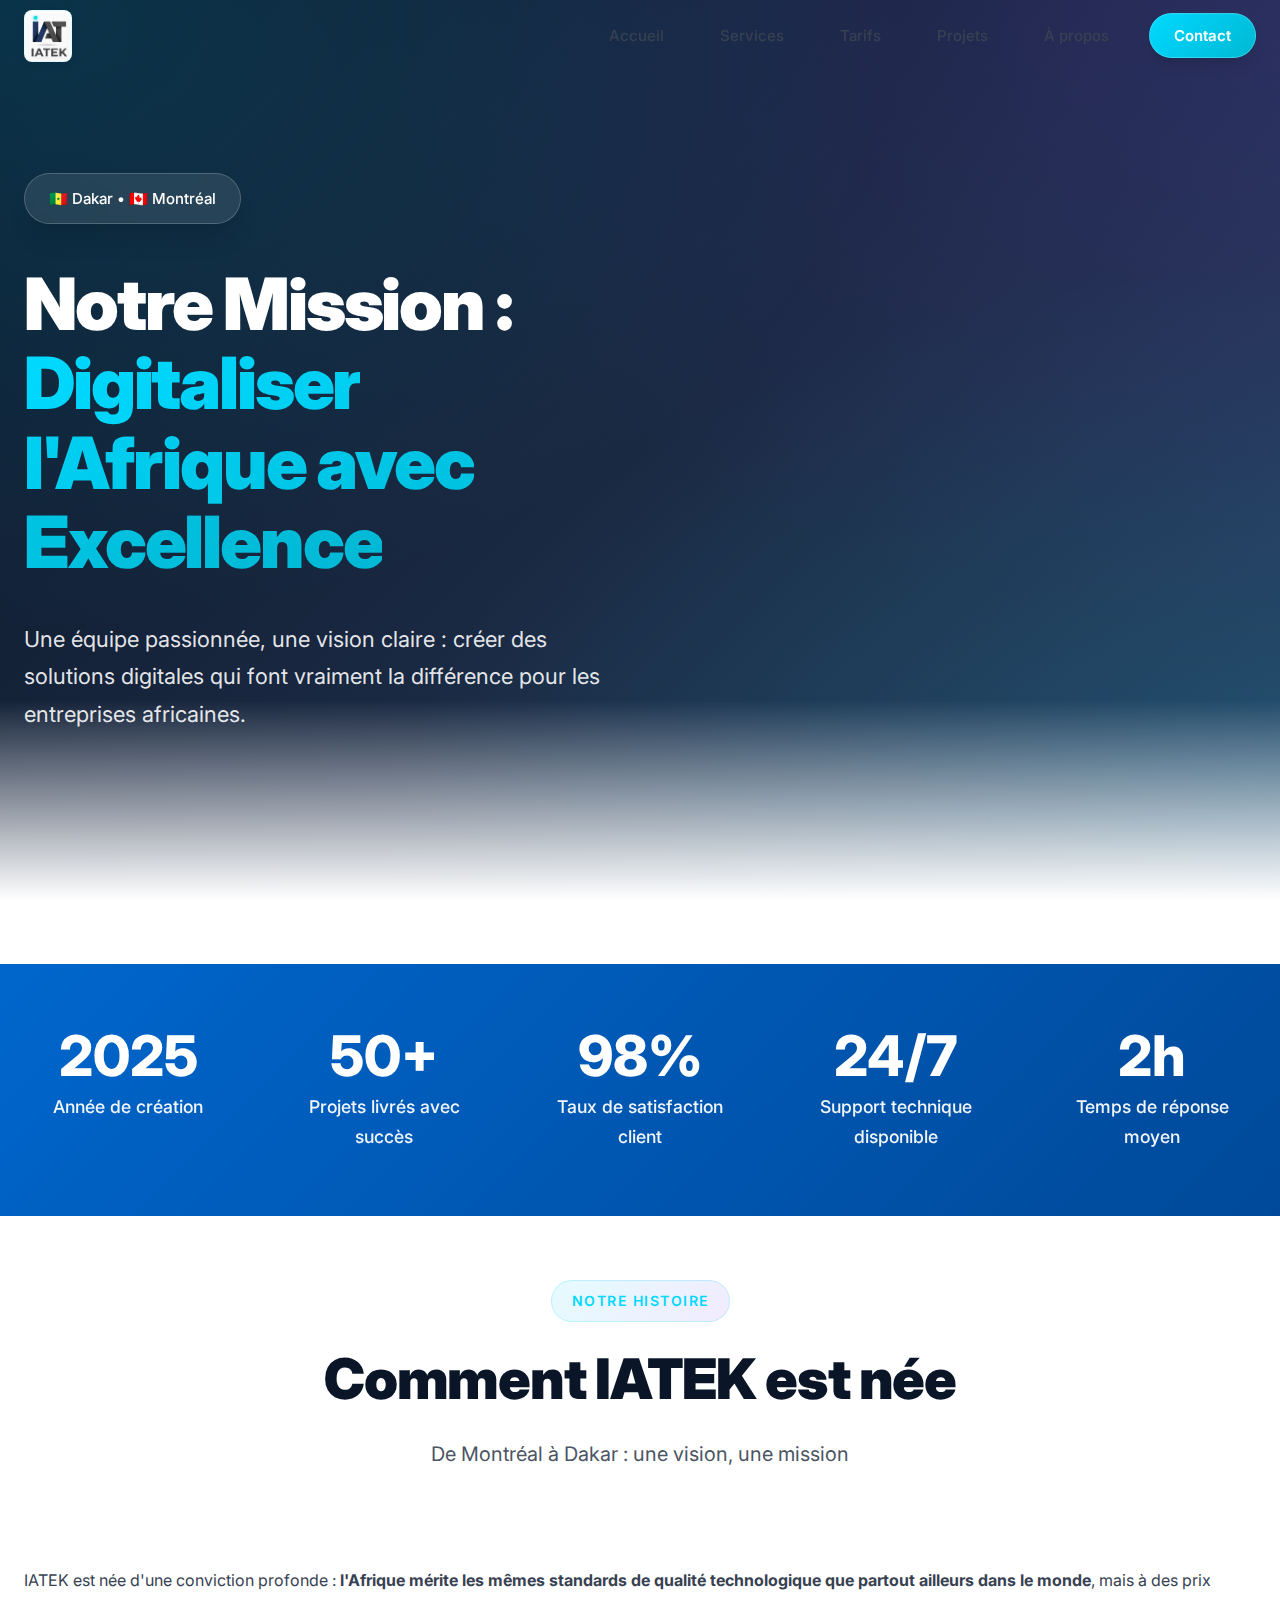
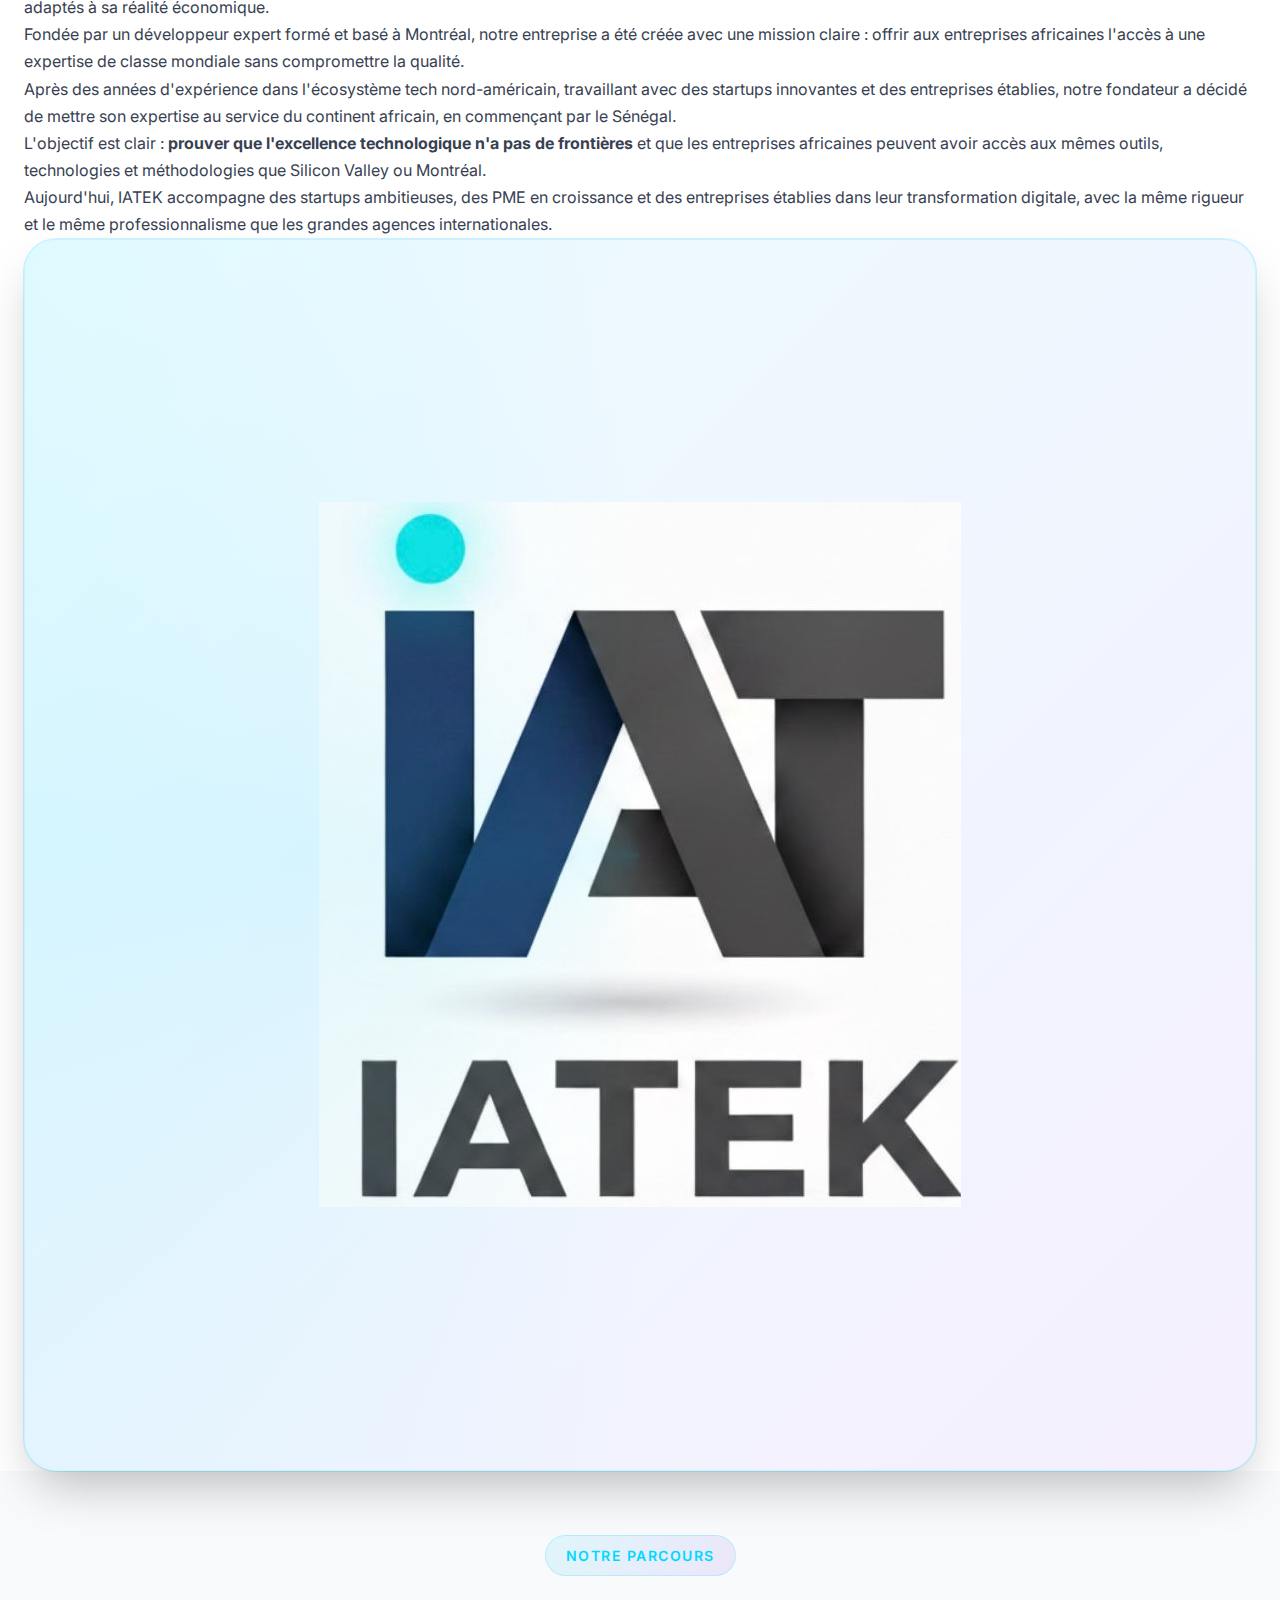
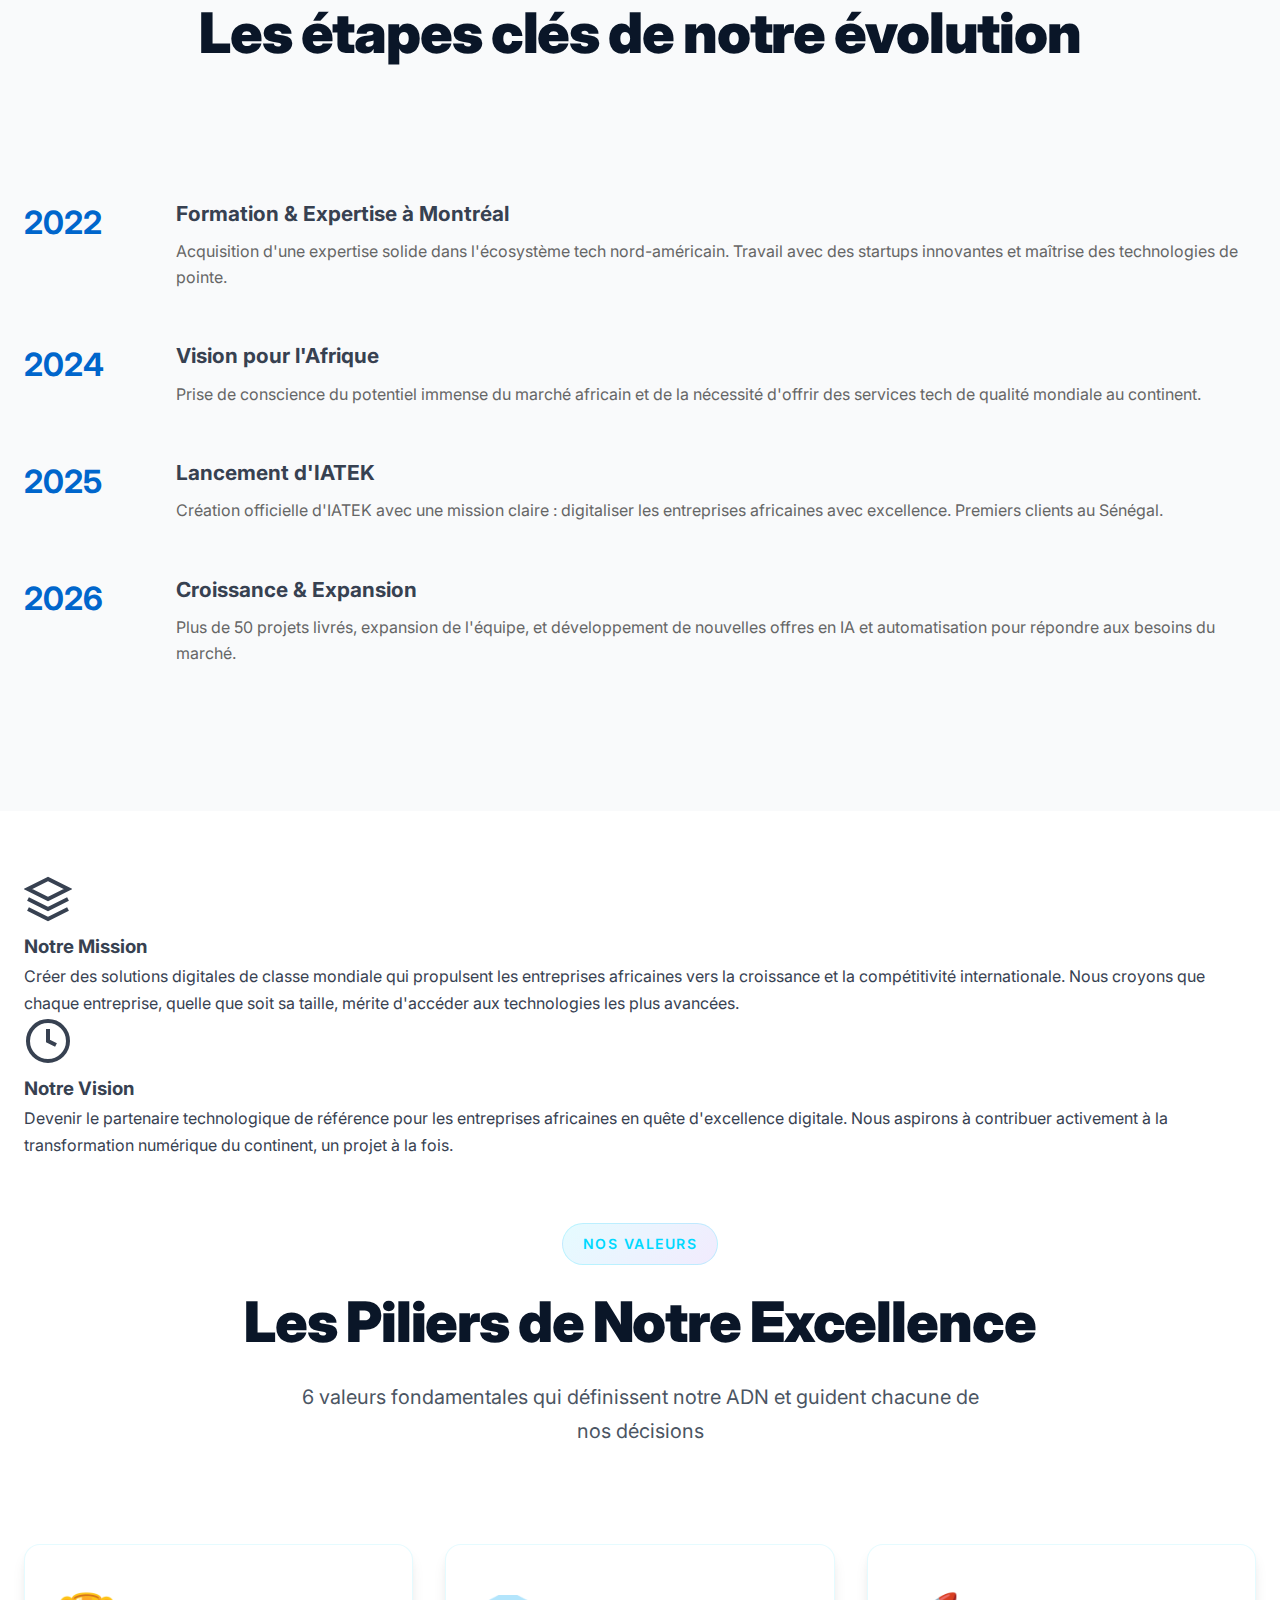
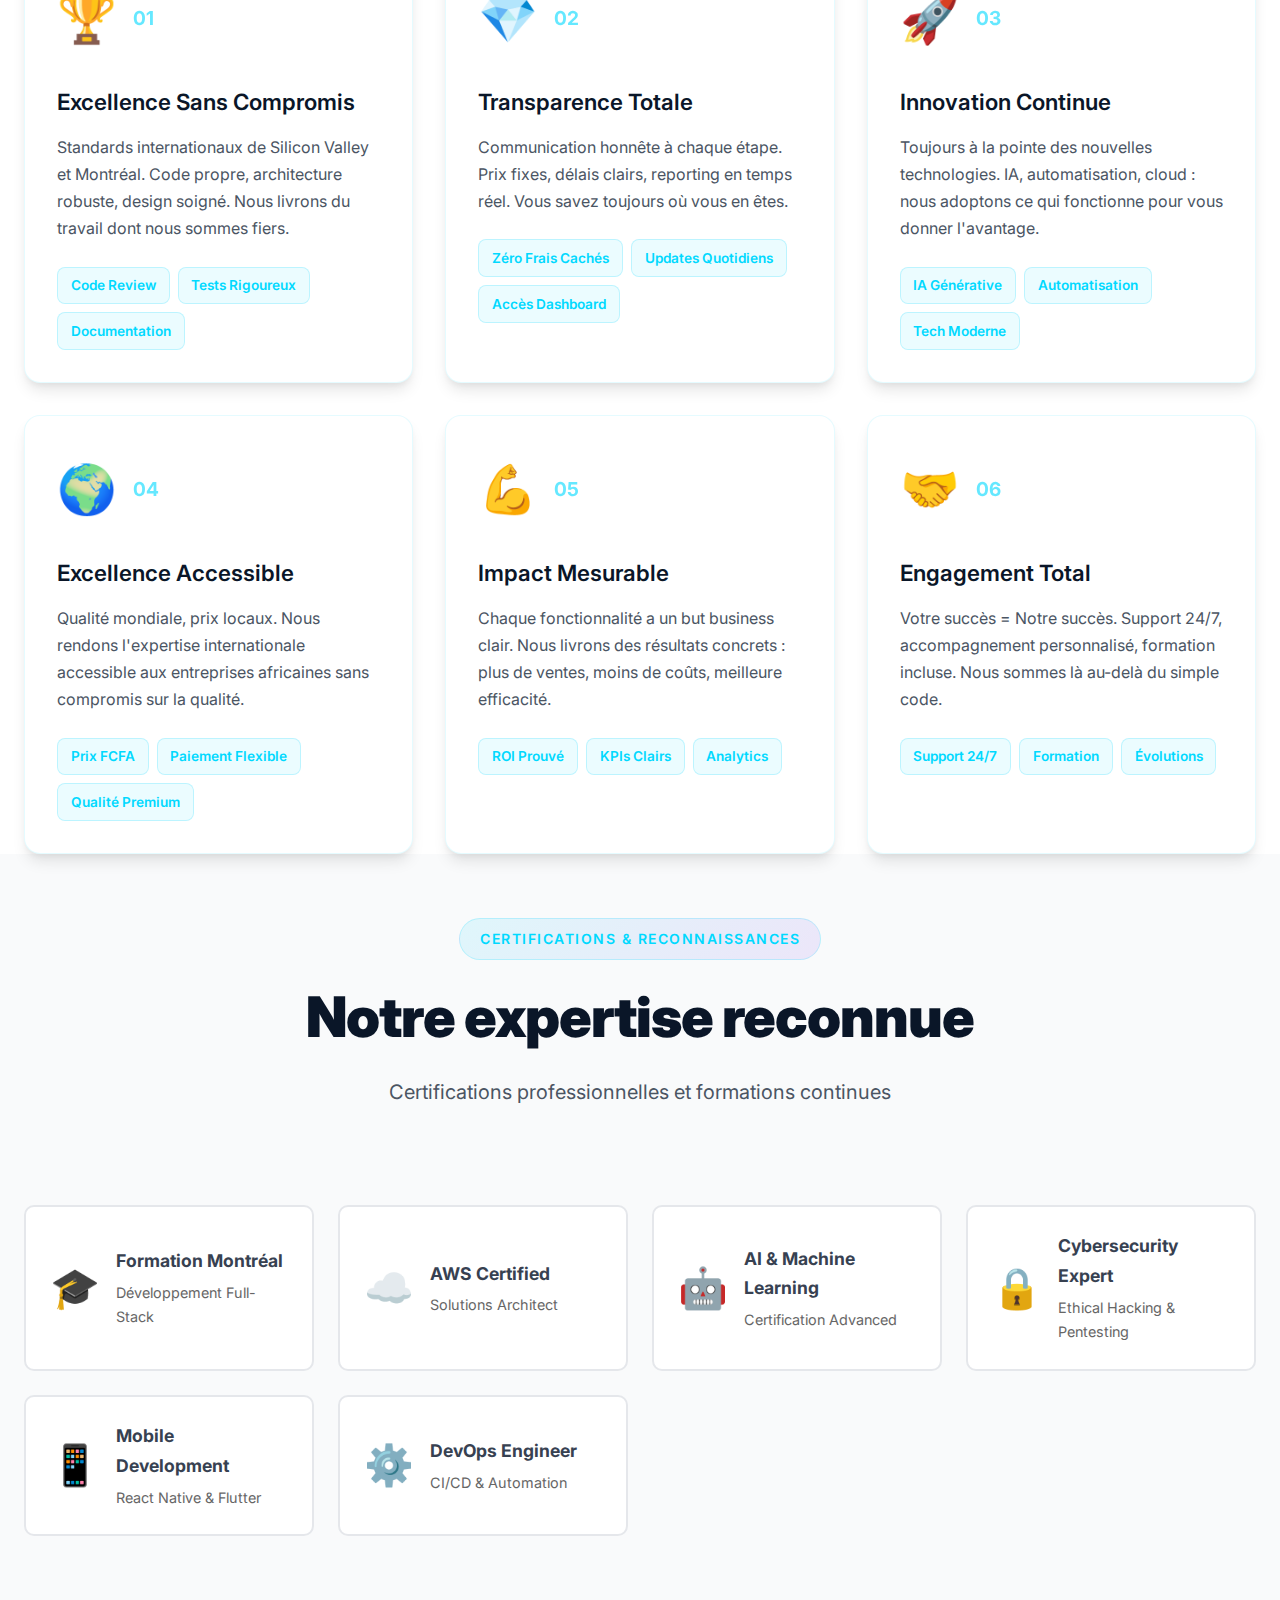
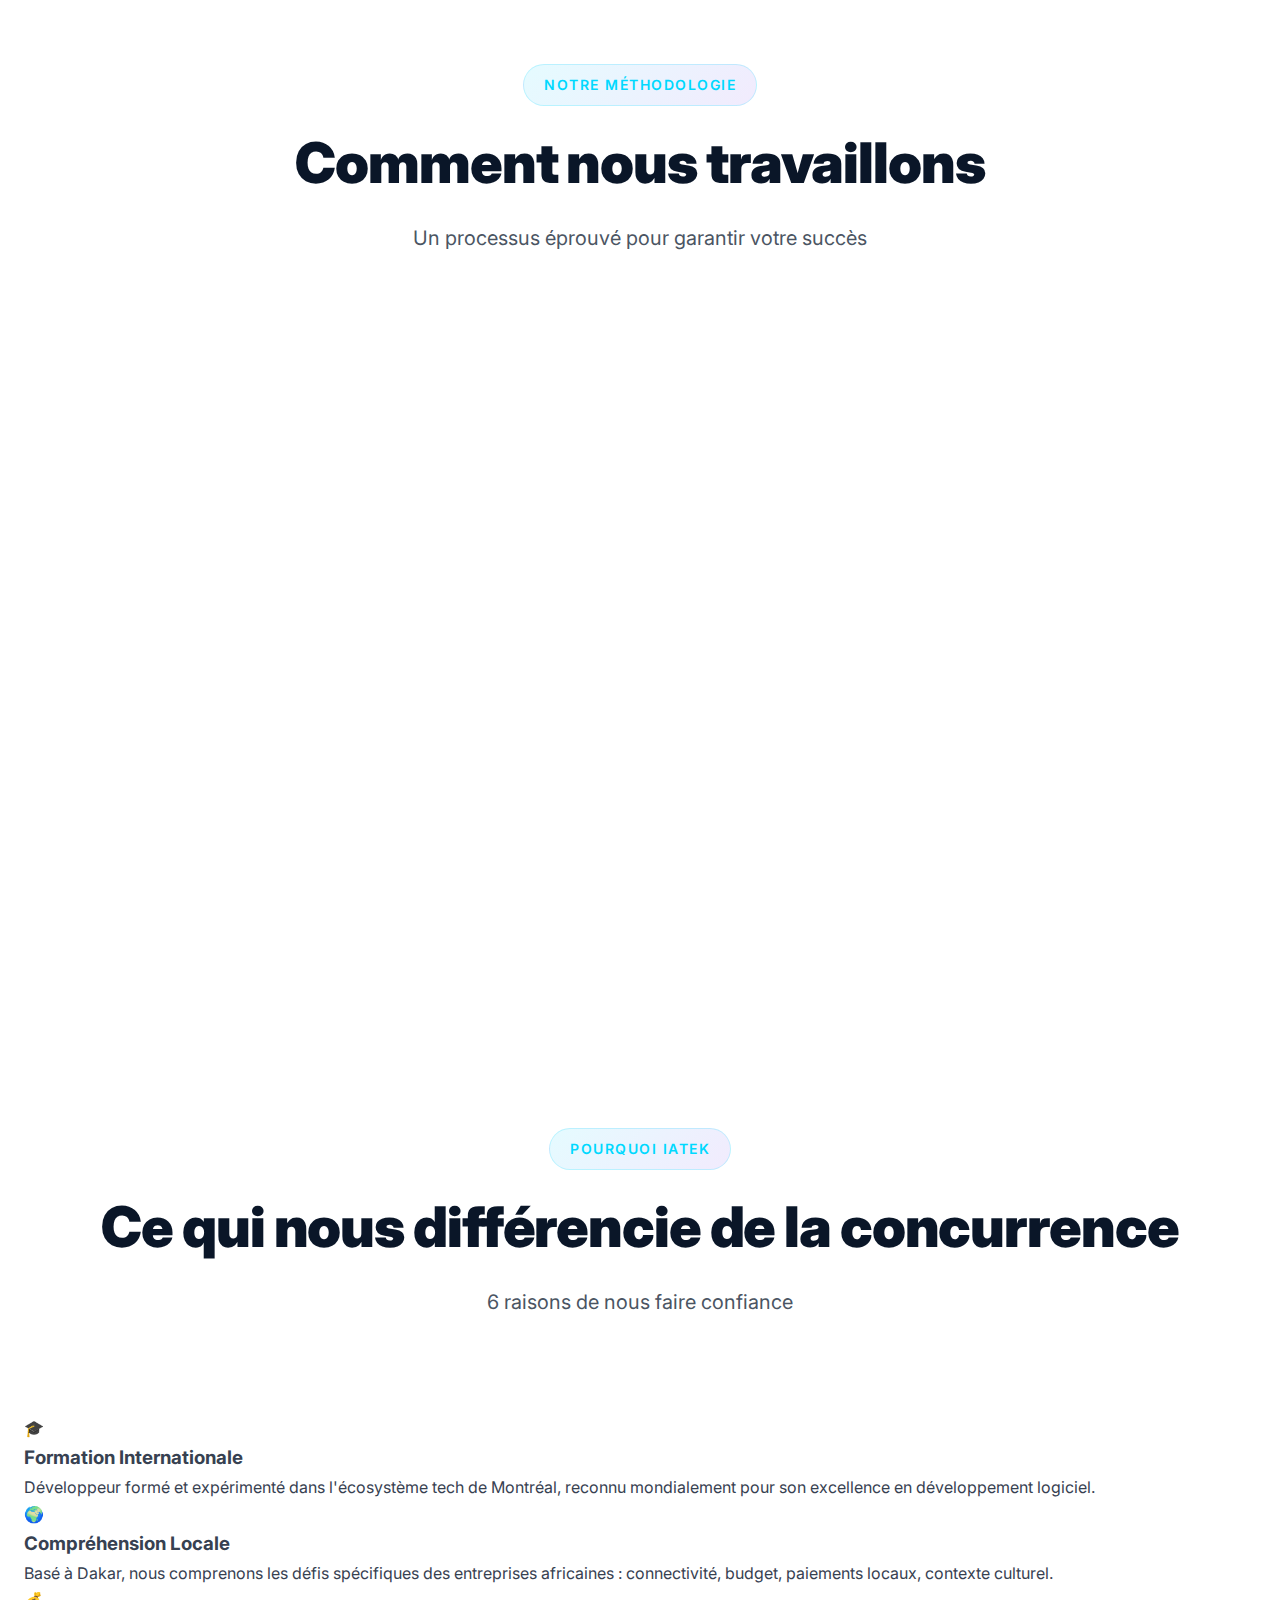
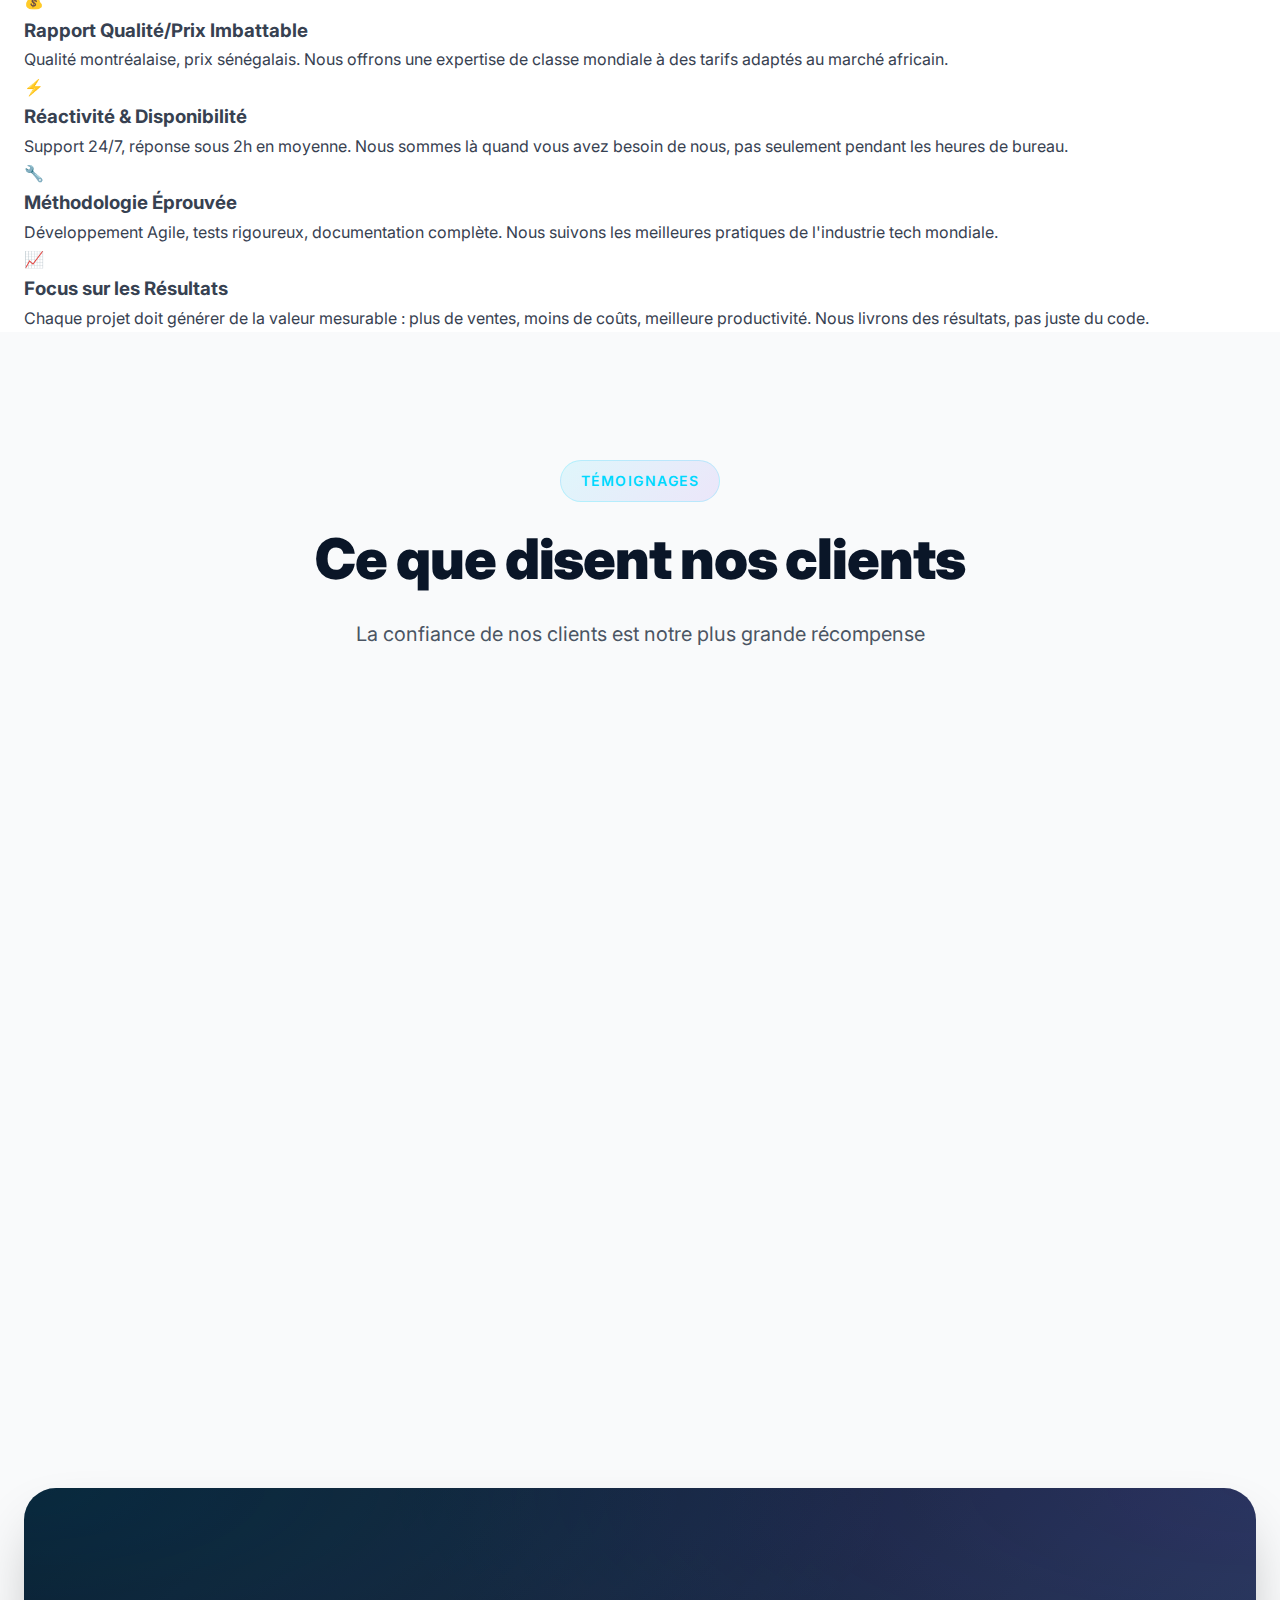
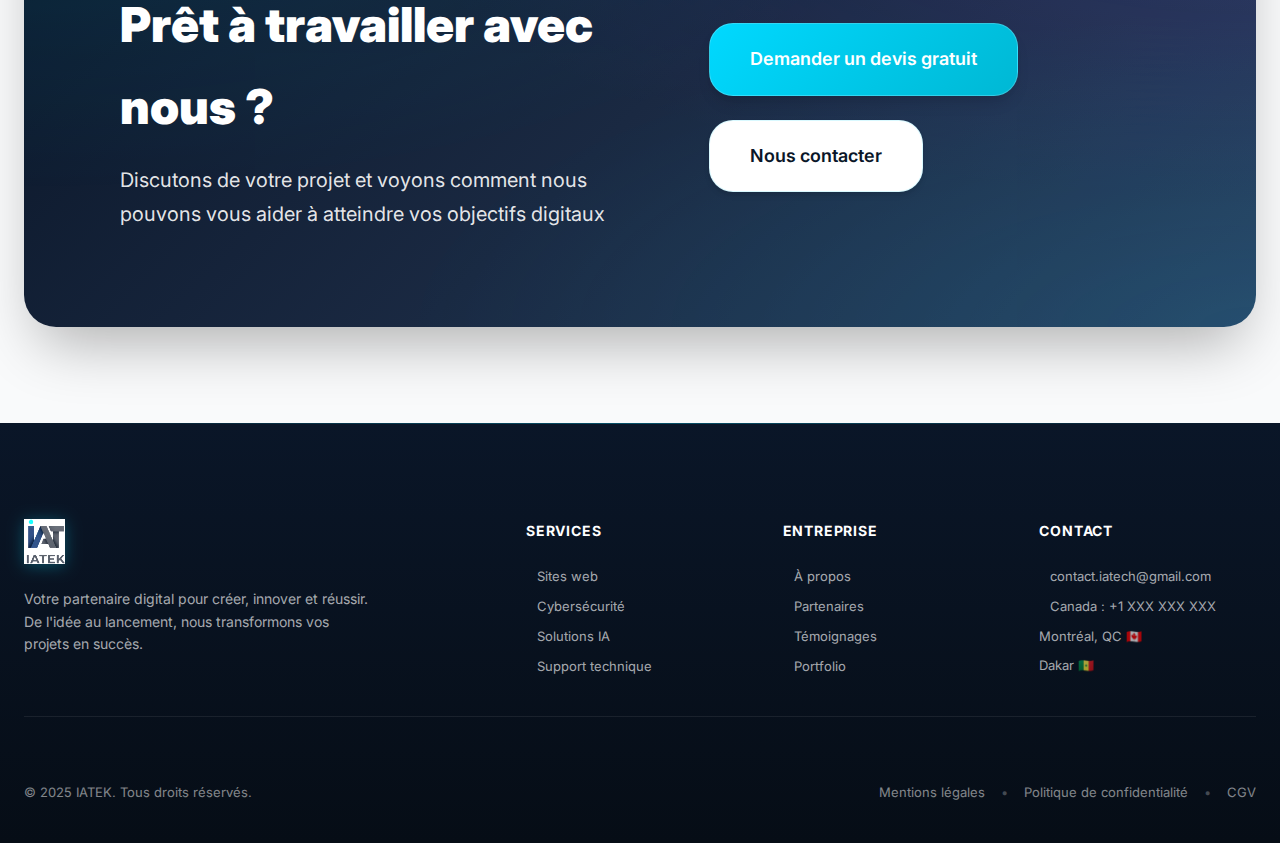
<file: apropos.html>
<!DOCTYPE html>
<html lang="fr">
<head>
    <meta charset="UTF-8">
    <meta name="viewport" content="width=device-width, initial-scale=1.0">
    <link rel="icon" type="image/png" href="/tri1.png">
    <title>À Propos - IATEK | Notre Histoire, Mission & Équipe</title>
    <meta name="description" content="Découvrez IATEK : Développeur expert formé à Montréal, basé à Dakar. Notre mission, nos valeurs et notre engagement pour digitaliser l'Afrique avec excellence.">
    <link rel="preconnect" href="https://fonts.googleapis.com">
    <link rel="preconnect" href="https://fonts.gstatic.com" crossorigin>
    <link href="https://fonts.googleapis.com/css2?family=Inter:wght@300;400;500;600;700;800;900&display=swap" rel="stylesheet">
    <link rel="stylesheet" href="styles.css">
    <link rel="icon" type="image/png" href="images/logoiat.jpeg">

    <style>
        /* Styles spécifiques pour la page À propos */
        .stats-banner {
            background: linear-gradient(135deg, var(--primary-color, #0066cc) 0%, var(--secondary-color, #004999) 100%);
            padding: 4rem 0;
            margin: 4rem 0;
        }

        .stats-banner__grid {
            display: grid;
            grid-template-columns: repeat(auto-fit, minmax(200px, 1fr));
            gap: 3rem;
            text-align: center;
        }

        .stat-big {
            color: white;
        }

        .stat-big__number {
            font-size: 3.5rem;
            font-weight: 800;
            margin-bottom: 0.5rem;
            line-height: 1;
        }

        .stat-big__label {
            font-size: 1.1rem;
            opacity: 0.95;
            font-weight: 500;
        }

        .timeline {
            position: relative;
            padding: 2rem 0;
        }

        .timeline__item {
            display: grid;
            grid-template-columns: 120px 1fr;
            gap: 2rem;
            margin-bottom: 3rem;
            position: relative;
        }

        .timeline__year {
            font-size: 2rem;
            font-weight: 700;
            color: var(--primary-color, #0066cc);
        }

        .timeline__content h3 {
            font-size: 1.3rem;
            margin-bottom: 0.5rem;
        }

        .timeline__content p {
            color: #666;
            line-height: 1.6;
        }

        .team-grid {
            display: grid;
            grid-template-columns: repeat(auto-fit, minmax(280px, 1fr));
            gap: 2rem;
            margin-top: 3rem;
        }

        .team-card {
            background: white;
            border-radius: 12px;
            padding: 2rem;
            text-align: center;
            box-shadow: 0 2px 20px rgba(0,0,0,0.08);
            transition: transform 0.3s ease, box-shadow 0.3s ease;
        }

        .team-card:hover {
            transform: translateY(-5px);
            box-shadow: 0 8px 30px rgba(0,0,0,0.12);
        }

        .team-card__avatar {
            width: 120px;
            height: 120px;
            border-radius: 50%;
            margin: 0 auto 1.5rem;
            background: linear-gradient(135deg, #667eea 0%, #764ba2 100%);
            display: flex;
            align-items: center;
            justify-content: center;
            font-size: 2.5rem;
            font-weight: 700;
            color: white;
        }

        .team-card__name {
            font-size: 1.4rem;
            font-weight: 700;
            margin-bottom: 0.3rem;
        }

        .team-card__role {
            color: var(--primary-color, #0066cc);
            font-weight: 600;
            margin-bottom: 1rem;
        }

        .team-card__bio {
            color: #666;
            line-height: 1.6;
            font-size: 0.95rem;
        }

        .certifications-grid {
            display: grid;
            grid-template-columns: repeat(auto-fit, minmax(250px, 1fr));
            gap: 1.5rem;
            margin-top: 2rem;
        }

        .cert-badge {
            background: white;
            border: 2px solid #e5e7eb;
            border-radius: 10px;
            padding: 1.5rem;
            display: flex;
            align-items: center;
            gap: 1rem;
            transition: all 0.3s ease;
        }

        .cert-badge:hover {
            border-color: var(--primary-color, #0066cc);
            transform: translateX(5px);
        }

        .cert-badge__icon {
            font-size: 2.5rem;
        }

        .cert-badge__info h4 {
            font-size: 1.1rem;
            margin-bottom: 0.3rem;
        }

        .cert-badge__info p {
            color: #666;
            font-size: 0.9rem;
        }

        .process-flow {
            display: grid;
            grid-template-columns: repeat(auto-fit, minmax(200px, 1fr));
            gap: 2rem;
            margin-top: 3rem;
        }

        .process-step {
            position: relative;
            text-align: center;
        }

        .process-step__number {
            width: 60px;
            height: 60px;
            border-radius: 50%;
            background: var(--primary-color, #0066cc);
            color: white;
            font-size: 1.5rem;
            font-weight: 700;
            display: flex;
            align-items: center;
            justify-content: center;
            margin: 0 auto 1rem;
        }

        .process-step__title {
            font-weight: 700;
            margin-bottom: 0.5rem;
            color: #00D9FF;
        }

        .process-step__desc {
            color: #666;
            font-size: 0.9rem;
        }

        /* Valeurs Enhanced - Respecte le design premium */
        .values-grid-enhanced {
            display: grid;
            grid-template-columns: repeat(auto-fit, minmax(320px, 1fr));
            gap: 2rem;
            margin-top: 3rem;
        }

        .value-card-enhanced {
            background: white;
            border-radius: 1rem;
            padding: 2rem;
            box-shadow: 0 10px 15px -3px rgba(0, 0, 0, 0.1), 0 4px 6px -2px rgba(0, 0, 0, 0.05);
            transition: all 0.3s cubic-bezier(0.4, 0, 0.2, 1);
            border: 1px solid rgba(0, 217, 255, 0.1);
        }

        .value-card-enhanced:hover {
            transform: translateY(-8px);
            box-shadow: 0 25px 50px -12px rgba(0, 0, 0, 0.25);
            border-color: rgba(0, 217, 255, 0.4);
        }

        .value-card-enhanced__header {
            margin-bottom: 1.5rem;
        }

        .value-card-enhanced__icon-wrapper {
            display: flex;
            align-items: center;
            gap: 1rem;
        }

        .value-card-enhanced__icon {
            font-size: 3rem;
        }

        .value-card-enhanced__number {
            font-size: 1.2rem;
            font-weight: 700;
            color: #00D9FF;
            opacity: 0.6;
        }

        .value-card-enhanced__title {
            font-size: 1.4rem;
            margin-bottom: 0.8rem;
            color: #0A1628;
            font-weight: 600;
        }

        .value-card-enhanced__description {
            color: #4B5563;
            line-height: 1.7;
            margin-bottom: 1.5rem;
        }

        .value-card-enhanced__highlights {
            display: flex;
            flex-wrap: wrap;
            gap: 0.5rem;
        }

        .highlight-badge {
            background: rgba(0, 217, 255, 0.08);
            color: #00D9FF;
            padding: 0.4rem 0.8rem;
            border-radius: 0.5rem;
            font-size: 0.85rem;
            font-weight: 600;
            border: 1px solid rgba(0, 217, 255, 0.2);
        }

        /* Tech Stack Enhanced - Design premium */
        .tech-intro {
            background: linear-gradient(135deg, #0A1628 0%, #1a2942 50%, #2a3f5f 100%);
            border-radius: 1.5rem;
            padding: 3rem;
            margin: 2rem 0 3rem;
            position: relative;
            overflow: hidden;
        }

        .tech-intro::before {
            content: '';
            position: absolute;
            top: 0;
            left: 0;
            right: 0;
            bottom: 0;
            background: radial-gradient(circle at 20% 50%, rgba(0, 217, 255, 0.1) 0%, transparent 50%),
                        radial-gradient(circle at 80% 50%, rgba(124, 58, 237, 0.1) 0%, transparent 50%);
            pointer-events: none;
        }

        .tech-intro__stats {
            display: grid;
            grid-template-columns: repeat(auto-fit, minmax(150px, 1fr));
            gap: 2rem;
            position: relative;
            z-index: 1;
        }

        .tech-stat {
            text-align: center;
            color: white;
        }

        .tech-stat__number {
            display: block;
            font-size: 2.8rem;
            font-weight: 900;
            margin-bottom: 0.5rem;
            background: linear-gradient(135deg, #00D9FF 0%, #00B8D4 100%);
            -webkit-background-clip: text;
            -webkit-text-fill-color: transparent;
            background-clip: text;
        }

        .tech-stat__label {
            font-size: 0.95rem;
            opacity: 0.85;
            font-weight: 500;
        }

        .expertise-grid-enhanced {
            display: grid;
            grid-template-columns: repeat(auto-fit, minmax(350px, 1fr));
            gap: 2rem;
            margin-top: 2rem;
        }

        .expertise-card-enhanced {
            background: white;
            border-radius: 1rem;
            padding: 2rem;
            box-shadow: 0 10px 15px -3px rgba(0, 0, 0, 0.1), 0 4px 6px -2px rgba(0, 0, 0, 0.05);
            transition: all 0.3s cubic-bezier(0.4, 0, 0.2, 1);
            border-left: 3px solid #00D9FF;
        }

        .expertise-card-enhanced:hover {
            transform: translateY(-5px);
            box-shadow: 0 20px 25px -5px rgba(0, 0, 0, 0.1), 0 10px 10px -5px rgba(0, 0, 0, 0.04);
        }

        .expertise-card-enhanced__header {
            display: flex;
            align-items: flex-start;
            gap: 1rem;
            margin-bottom: 1.5rem;
            padding-bottom: 1rem;
            border-bottom: 1px solid rgba(0, 217, 255, 0.1);
        }

        .expertise-card-enhanced__icon-bg {
            background: linear-gradient(135deg, #00D9FF 0%, #00B8D4 100%);
            width: 50px;
            height: 50px;
            border-radius: 0.75rem;
            display: flex;
            align-items: center;
            justify-content: center;
            color: white;
            flex-shrink: 0;
        }

        .expertise-card-enhanced__title-section {
            flex: 1;
        }

        .expertise-card-enhanced__title {
            font-size: 1.3rem;
            margin-bottom: 0.3rem;
            color: #0A1628;
            font-weight: 600;
        }

        .expertise-card-enhanced__subtitle {
            font-size: 0.9rem;
            color: #4B5563;
        }

        .expertise-card-enhanced__content {
            display: flex;
            flex-direction: column;
            gap: 1.5rem;
        }

        .tech-category {
            display: flex;
            flex-direction: column;
            gap: 0.8rem;
        }

        .tech-category strong {
            color: #0A1628;
            font-size: 0.95rem;
            font-weight: 600;
        }

        .tech-badges {
            display: flex;
            flex-wrap: wrap;
            gap: 0.5rem;
        }

        .tech-badge {
            background: #F9FAFB;
            color: #374151;
            padding: 0.4rem 0.9rem;
            border-radius: 0.5rem;
            font-size: 0.85rem;
            font-weight: 500;
            transition: all 0.2s cubic-bezier(0.4, 0, 0.2, 1);
            border: 1px solid #E5E7EB;
        }

        .tech-badge:hover {
            background: #0A1628;
            color: white;
            border-color: #00D9FF;
            transform: translateY(-2px);
        }

        /* Tech badges avec couleurs spécifiques */
        .tech-badge--react {
            background: #61dafb20;
            color: #61dafb;
            border-color: #61dafb;
        }

        .tech-badge--vue {
            background: #42b88320;
            color: #42b883;
            border-color: #42b883;
        }

        .tech-badge--angular {
            background: #dd0 03120;
            color: #dd0031;
            border-color: #dd0031;
        }

        .tech-badge--node {
            background: #68a06320;
            color: #68a063;
            border-color: #68a063;
        }

        .tech-badge--python {
            background: #3776ab20;
            color: #3776ab;
            border-color: #3776ab;
        }

        .tech-badge--postgres {
            background: #33679120;
            color: #336791;
            border-color: #336791;
        }

        .tech-badge--mongo {
            background: #47a24820;
            color: #47a248;
            border-color: #47a248;
        }

        .tech-badge--redis {
            background: #dc382d20;
            color: #dc382d;
            border-color: #dc382d;
        }

        .tech-badge--aws {
            background: #ff990020;
            color: #ff9900;
            border-color: #ff9900;
        }

        .tech-badge--azure {
            background: #0078d420;
            color: #0078d4;
            border-color: #0078d4;
        }

        .tech-badge--docker {
            background: #2496ed20;
            color: #2496ed;
            border-color: #2496ed;
        }

        .tech-badge--openai {
            background: #10a37f20;
            color: #10a37f;
            border-color: #10a37f;
        }

        .tech-badge--flutter {
            background: #02569b20;
            color: #02569b;
            border-color: #02569b;
        }

        .bonus-tech-section {
            background: linear-gradient(135deg, rgba(0, 217, 255, 0.05) 0%, rgba(124, 58, 237, 0.05) 100%);
            border-radius: 1.5rem;
            padding: 3rem;
            margin-top: 3rem;
            border: 1px solid rgba(0, 217, 255, 0.1);
        }

        .bonus-tech-section__title {
            font-size: 1.8rem;
            text-align: center;
            margin-bottom: 2.5rem;
            color: #0A1628;
            font-weight: 700;
        }

        .bonus-tech-grid {
            display: grid;
            grid-template-columns: repeat(auto-fit, minmax(280px, 1fr));
            gap: 1.5rem;
        }

        .bonus-tech-category {
            background: white;
            padding: 1.5rem;
            border-radius: 0.75rem;
            line-height: 1.6;
            box-shadow: 0 4px 6px -1px rgba(0, 0, 0, 0.1), 0 2px 4px -1px rgba(0, 0, 0, 0.06);
            transition: all 0.3s cubic-bezier(0.4, 0, 0.2, 1);
        }

        .bonus-tech-category:hover {
            transform: translateY(-2px);
            box-shadow: 0 10px 15px -3px rgba(0, 0, 0, 0.1), 0 4px 6px -2px rgba(0, 0, 0, 0.05);
        }

        .bonus-tech-category strong {
            display: block;
            margin-bottom: 0.5rem;
            color: #0A1628;
            font-size: 1rem;
            font-weight: 600;
        }

        .bonus-tech-category span {
            color: #4B5563;
            font-size: 0.9rem;
        }

        @media (max-width: 768px) {
            .timeline__item {
                grid-template-columns: 80px 1fr;
                gap: 1rem;
            }

            .timeline__year {
                font-size: 1.5rem;
            }

            .stat-big__number {
                font-size: 2.5rem;
            }

            .values-grid-enhanced {
                grid-template-columns: 1fr;
            }

            .expertise-grid-enhanced {
                grid-template-columns: 1fr;
            }

            .tech-intro__stats {
                grid-template-columns: 1fr;
                gap: 1.5rem;
            }

            .tech-stat__number {
                font-size: 2rem;
            }

            .bonus-tech-grid {
                grid-template-columns: 1fr;
            }
        }
    </style>
</head>
<body>
    <!-- Header -->
    <header class="header">
        <div class="container">
            <div class="header__content">
                <div class="header__logo">
                    <a href="index.html">
                        <img src="images/logoiat.jpeg" alt="IATEK Logo" class="logo">
                    </a>
                </div>

                <nav class="nav" id="mainNav">
                    <ul class="nav__list">
                        <li class="nav__item"><a href="index.html" class="nav__link">Accueil</a></li>
                        <li class="nav__item"><a href="index.html#services" class="nav__link">Services</a></li>
                        <li class="nav__item"><a href="index.html#tarifs" class="nav__link">Tarifs</a></li>
                        <li class="nav__item"><a href="projets.html" class="nav__link">Projets</a></li>
                        <li class="nav__item"><a href="apropos.html" class="nav__link active">À propos</a></li>
                        <li class="nav__item"><a href="index.html#contact" class="nav__link nav__link--cta">Contact</a></li>
                    </ul>
                </nav>

                <button class="hamburger" id="hamburger" aria-label="Menu">
                    <span class="hamburger__line"></span>
                    <span class="hamburger__line"></span>
                    <span class="hamburger__line"></span>
                </button>
            </div>
        </div>
    </header>

    <!-- Hero Section À Propos -->
    <section class="hero hero--small">
        <div class="hero__bg"></div>
        <div class="container">
            <div class="hero__wrapper hero__wrapper--center">
                <div class="hero__content hero__content--center">
                    <div class="hero__badge">🇸🇳 Dakar • 🇨🇦 Montréal</div>
                    <h1 class="hero__title">Notre Mission : <span class="highlight">Digitaliser l'Afrique avec Excellence</span></h1>
                    <p class="hero__subtitle">Une équipe passionnée, une vision claire : créer des solutions digitales qui font vraiment la différence pour les entreprises africaines.</p>
                </div>
            </div>
        </div>
    </section>

    <!-- Stats Banner -->
    <section class="stats-banner">
        <div class="container">
            <div class="stats-banner__grid">
                <div class="stat-big">
                    <div class="stat-big__number">2025</div>
                    <div class="stat-big__label">Année de création</div>
                </div>
                <div class="stat-big">
                    <div class="stat-big__number">50+</div>
                    <div class="stat-big__label">Projets livrés avec succès</div>
                </div>
                <div class="stat-big">
                    <div class="stat-big__number">98%</div>
                    <div class="stat-big__label">Taux de satisfaction client</div>
                </div>
                <div class="stat-big">
                    <div class="stat-big__number">24/7</div>
                    <div class="stat-big__label">Support technique disponible</div>
                </div>
                <div class="stat-big">
                    <div class="stat-big__number">2h</div>
                    <div class="stat-big__label">Temps de réponse moyen</div>
                </div>
            </div>
        </div>
    </section>

    <!-- Notre Histoire -->
    <section class="about-story">
        <div class="container">
            <div class="section-header">
                <span class="section-tag">Notre histoire</span>
                <h2 class="section-title">Comment IATEK est née</h2>
                <p class="section-subtitle">De Montréal à Dakar : une vision, une mission</p>
            </div>

            <div class="about-story__grid">
                <div class="about-story__content">
                    <div class="about-story__text">
                        <p>
                            IATEK est née d'une conviction profonde : <strong>l'Afrique mérite les mêmes standards de qualité technologique que partout ailleurs dans le monde</strong>, mais à des prix adaptés à sa réalité économique.
                        </p>
                        <p>
                            Fondée par un développeur expert formé et basé à Montréal, notre entreprise a été créée avec une mission claire : offrir aux entreprises africaines l'accès à une expertise de classe mondiale sans compromettre la qualité.
                        </p>
                        <p>
                            Après des années d'expérience dans l'écosystème tech nord-américain, travaillant avec des startups innovantes et des entreprises établies, notre fondateur a décidé de mettre son expertise au service du continent africain, en commençant par le Sénégal.
                        </p>
                        <p>
                            L'objectif est clair : <strong>prouver que l'excellence technologique n'a pas de frontières</strong> et que les entreprises africaines peuvent avoir accès aux mêmes outils, technologies et méthodologies que Silicon Valley ou Montréal.
                        </p>
                        <p>
                            Aujourd'hui, IATEK accompagne des startups ambitieuses, des PME en croissance et des entreprises établies dans leur transformation digitale, avec la même rigueur et le même professionnalisme que les grandes agences internationales.
                        </p>
                    </div>
                </div>
                <div class="about-story__visual">
                    <div class="about-image-placeholder">
                        <img src="images/logoiat.jpeg" alt="IATEK - Notre Histoire" class="about-image">
                    </div>
                </div>
            </div>
        </div>
    </section>

    <!-- Timeline -->
    <section class="about-timeline" style="background: #f9fafb; padding: 4rem 0;">
        <div class="container">
            <div class="section-header">
                <span class="section-tag">Notre parcours</span>
                <h2 class="section-title">Les étapes clés de notre évolution</h2>
            </div>

            <div class="timeline">
                <div class="timeline__item">
                    <div class="timeline__year">2022</div>
                    <div class="timeline__content">
                        <h3>Formation & Expertise à Montréal</h3>
                        <p>Acquisition d'une expertise solide dans l'écosystème tech nord-américain. Travail avec des startups innovantes et maîtrise des technologies de pointe.</p>
                    </div>
                </div>

                <div class="timeline__item">
                    <div class="timeline__year">2024</div>
                    <div class="timeline__content">
                        <h3>Vision pour l'Afrique</h3>
                        <p>Prise de conscience du potentiel immense du marché africain et de la nécessité d'offrir des services tech de qualité mondiale au continent.</p>
                    </div>
                </div>

                <div class="timeline__item">
                    <div class="timeline__year">2025</div>
                    <div class="timeline__content">
                        <h3>Lancement d'IATEK</h3>
                        <p>Création officielle d'IATEK avec une mission claire : digitaliser les entreprises africaines avec excellence. Premiers clients au Sénégal.</p>
                    </div>
                </div>

                <div class="timeline__item">
                    <div class="timeline__year">2026</div>
                    <div class="timeline__content">
                        <h3>Croissance & Expansion</h3>
                        <p>Plus de 50 projets livrés, expansion de l'équipe, et développement de nouvelles offres en IA et automatisation pour répondre aux besoins du marché.</p>
                    </div>
                </div>
            </div>
        </div>
    </section>

    <!-- Mission & Vision -->
    <section class="mission-vision" style="padding: 4rem 0;">
        <div class="container">
            <div class="mission-vision__grid">
                <!-- Mission -->
                <div class="mission-card">
                    <div class="mission-card__icon">
                        <svg width="48" height="48" viewBox="0 0 24 24" fill="none" stroke="currentColor" stroke-width="2">
                            <path d="M12 2L2 7l10 5 10-5-10-5z"></path>
                            <path d="M2 17l10 5 10-5M2 12l10 5 10-5"></path>
                        </svg>
                    </div>
                    <h3 class="mission-card__title">Notre Mission</h3>
                    <p class="mission-card__text">
                        Créer des solutions digitales de classe mondiale qui propulsent les entreprises africaines vers la croissance et la compétitivité internationale. Nous croyons que chaque entreprise, quelle que soit sa taille, mérite d'accéder aux technologies les plus avancées.
                    </p>
                </div>

                <!-- Vision -->
                <div class="mission-card">
                    <div class="mission-card__icon">
                        <svg width="48" height="48" viewBox="0 0 24 24" fill="none" stroke="currentColor" stroke-width="2">
                            <circle cx="12" cy="12" r="10"></circle>
                            <path d="M12 6v6l4 2"></path>
                        </svg>
                    </div>
                    <h3 class="mission-card__title">Notre Vision</h3>
                    <p class="mission-card__text">
                        Devenir le partenaire technologique de référence pour les entreprises africaines en quête d'excellence digitale. Nous aspirons à contribuer activement à la transformation numérique du continent, un projet à la fois.
                    </p>
                </div>
            </div>
        </div>
    </section>

    <!-- Nos Valeurs -->
    <section class="values-section">
        <div class="container">
            <div class="section-header">
                <span class="section-tag">Nos valeurs</span>
                <h2 class="section-title">Les Piliers de Notre Excellence</h2>
                <p class="section-subtitle">6 valeurs fondamentales qui définissent notre ADN et guident chacune de nos décisions</p>
            </div>

            <div class="values-grid-enhanced">
                <!-- Valeur 1 : Excellence -->
                <div class="value-card-enhanced">
                    <div class="value-card-enhanced__header">
                        <div class="value-card-enhanced__icon-wrapper">
                            <div class="value-card-enhanced__icon">🏆</div>
                            <div class="value-card-enhanced__number">01</div>
                        </div>
                    </div>
                    <h3 class="value-card-enhanced__title">Excellence Sans Compromis</h3>
                    <p class="value-card-enhanced__description">
                        Standards internationaux de Silicon Valley et Montréal. Code propre, architecture robuste, design soigné. Nous livrons du travail dont nous sommes fiers.
                    </p>
                    <div class="value-card-enhanced__highlights">
                        <span class="highlight-badge">Code Review</span>
                        <span class="highlight-badge">Tests Rigoureux</span>
                        <span class="highlight-badge">Documentation</span>
                    </div>
                </div>

                <!-- Valeur 2 : Transparence -->
                <div class="value-card-enhanced">
                    <div class="value-card-enhanced__header">
                        <div class="value-card-enhanced__icon-wrapper">
                            <div class="value-card-enhanced__icon">💎</div>
                            <div class="value-card-enhanced__number">02</div>
                        </div>
                    </div>
                    <h3 class="value-card-enhanced__title">Transparence Totale</h3>
                    <p class="value-card-enhanced__description">
                        Communication honnête à chaque étape. Prix fixes, délais clairs, reporting en temps réel. Vous savez toujours où vous en êtes.
                    </p>
                    <div class="value-card-enhanced__highlights">
                        <span class="highlight-badge">Zéro Frais Cachés</span>
                        <span class="highlight-badge">Updates Quotidiens</span>
                        <span class="highlight-badge">Accès Dashboard</span>
                    </div>
                </div>

                <!-- Valeur 3 : Innovation -->
                <div class="value-card-enhanced">
                    <div class="value-card-enhanced__header">
                        <div class="value-card-enhanced__icon-wrapper">
                            <div class="value-card-enhanced__icon">🚀</div>
                            <div class="value-card-enhanced__number">03</div>
                        </div>
                    </div>
                    <h3 class="value-card-enhanced__title">Innovation Continue</h3>
                    <p class="value-card-enhanced__description">
                        Toujours à la pointe des nouvelles technologies. IA, automatisation, cloud : nous adoptons ce qui fonctionne pour vous donner l'avantage.
                    </p>
                    <div class="value-card-enhanced__highlights">
                        <span class="highlight-badge">IA Générative</span>
                        <span class="highlight-badge">Automatisation</span>
                        <span class="highlight-badge">Tech Moderne</span>
                    </div>
                </div>

                <!-- Valeur 4 : Accessibilité -->
                <div class="value-card-enhanced">
                    <div class="value-card-enhanced__header">
                        <div class="value-card-enhanced__icon-wrapper">
                            <div class="value-card-enhanced__icon">🌍</div>
                            <div class="value-card-enhanced__number">04</div>
                        </div>
                    </div>
                    <h3 class="value-card-enhanced__title">Excellence Accessible</h3>
                    <p class="value-card-enhanced__description">
                        Qualité mondiale, prix locaux. Nous rendons l'expertise internationale accessible aux entreprises africaines sans compromis sur la qualité.
                    </p>
                    <div class="value-card-enhanced__highlights">
                        <span class="highlight-badge">Prix FCFA</span>
                        <span class="highlight-badge">Paiement Flexible</span>
                        <span class="highlight-badge">Qualité Premium</span>
                    </div>
                </div>

                <!-- Valeur 5 : Impact -->
                <div class="value-card-enhanced">
                    <div class="value-card-enhanced__header">
                        <div class="value-card-enhanced__icon-wrapper">
                            <div class="value-card-enhanced__icon">💪</div>
                            <div class="value-card-enhanced__number">05</div>
                        </div>
                    </div>
                    <h3 class="value-card-enhanced__title">Impact Mesurable</h3>
                    <p class="value-card-enhanced__description">
                        Chaque fonctionnalité a un but business clair. Nous livrons des résultats concrets : plus de ventes, moins de coûts, meilleure efficacité.
                    </p>
                    <div class="value-card-enhanced__highlights">
                        <span class="highlight-badge">ROI Prouvé</span>
                        <span class="highlight-badge">KPIs Clairs</span>
                        <span class="highlight-badge">Analytics</span>
                    </div>
                </div>

                <!-- Valeur 6 : Engagement -->
                <div class="value-card-enhanced">
                    <div class="value-card-enhanced__header">
                        <div class="value-card-enhanced__icon-wrapper">
                            <div class="value-card-enhanced__icon">🤝</div>
                            <div class="value-card-enhanced__number">06</div>
                        </div>
                    </div>
                    <h3 class="value-card-enhanced__title">Engagement Total</h3>
                    <p class="value-card-enhanced__description">
                        Votre succès = Notre succès. Support 24/7, accompagnement personnalisé, formation incluse. Nous sommes là au-delà du simple code.
                    </p>
                    <div class="value-card-enhanced__highlights">
                        <span class="highlight-badge">Support 24/7</span>
                        <span class="highlight-badge">Formation</span>
                        <span class="highlight-badge">Évolutions</span>
                    </div>
                </div>
            </div>
        </div>
    </section>

    <!-- Notre Équipe 
    <section class="team-section" style="background: #f9fafb; padding: 4rem 0;">
        <div class="container">
            <div class="section-header">
                <span class="section-tag">Notre équipe</span>
                <h2 class="section-title">Les talents derrière IATEK</h2>
                <p class="section-subtitle">Une équipe multidisciplinaire et passionnée</p>
            </div>

            <div class="team-grid">
                <div class="team-card">
                    <div class="team-card__avatar">YD</div>
                    <h3 class="team-card__name">Yatma DIEYE</h3>
                    <p class="team-card__role">Fondateur & Lead Developer</p>
                    <p class="team-card__bio">
                        Expert développeur formé à Montréal avec 5+ ans d'expérience. Spécialiste en architecture logicielle, IA et développement full-stack.
                    </p>
                </div>

                <div class="team-card">
                    <div class="team-card__avatar" style="background: linear-gradient(135deg, #f093fb 0%, #f5576c 100%);">DV</div>
                    <h3 class="team-card__name">Développeur Front-End</h3>
                    <p class="team-card__role">UI/UX Specialist</p>
                    <p class="team-card__bio">
                        Passionné par l'expérience utilisateur et le design moderne. Expert React, Vue.js et animations web.
                    </p>
                </div>

                <div class="team-card">
                    <div class="team-card__avatar" style="background: linear-gradient(135deg, #4facfe 0%, #00f2fe 100%);">SB</div>
                    <h3 class="team-card__name">Ingénieur Backend</h3>
                    <p class="team-card__role">API & Database Expert</p>
                    <p class="team-card__bio">
                        Spécialiste en architecture serveur, APIs RESTful et optimisation de bases de données. Expert Node.js et Python.
                    </p>
                </div>

                <div class="team-card">
                    <div class="team-card__avatar" style="background: linear-gradient(135deg, #fa709a 0%, #fee140 100%);">CM</div>
                    <h3 class="team-card__name">Chef de Projet</h3>
                    <p class="team-card__role">Agile & Delivery Manager</p>
                    <p class="team-card__bio">
                        Coordination d'équipe, méthodologie Agile et livraison dans les délais. Votre point de contact principal.
                    </p>
                </div>
            </div>
        </div>
    </section> -->

    
    <!-- Certifications & Reconnaissances -->
    <section class="certifications-section" style="background: #f9fafb; padding: 4rem 0;">
        <div class="container">
            <div class="section-header">
                <span class="section-tag">Certifications & Reconnaissances</span>
                <h2 class="section-title">Notre expertise reconnue</h2>
                <p class="section-subtitle">Certifications professionnelles et formations continues</p>
            </div>

            <div class="certifications-grid">
                <div class="cert-badge">
                    <div class="cert-badge__icon">🎓</div>
                    <div class="cert-badge__info">
                        <h4>Formation Montréal</h4>
                        <p>Développement Full-Stack</p>
                    </div>
                </div>

                <div class="cert-badge">
                    <div class="cert-badge__icon">☁️</div>
                    <div class="cert-badge__info">
                        <h4>AWS Certified</h4>
                        <p>Solutions Architect</p>
                    </div>
                </div>

                <div class="cert-badge">
                    <div class="cert-badge__icon">🤖</div>
                    <div class="cert-badge__info">
                        <h4>AI & Machine Learning</h4>
                        <p>Certification Advanced</p>
                    </div>
                </div>

                <div class="cert-badge">
                    <div class="cert-badge__icon">🔒</div>
                    <div class="cert-badge__info">
                        <h4>Cybersecurity Expert</h4>
                        <p>Ethical Hacking & Pentesting</p>
                    </div>
                </div>

                <div class="cert-badge">
                    <div class="cert-badge__icon">📱</div>
                    <div class="cert-badge__info">
                        <h4>Mobile Development</h4>
                        <p>React Native & Flutter</p>
                    </div>
                </div>

                <div class="cert-badge">
                    <div class="cert-badge__icon">⚙️</div>
                    <div class="cert-badge__info">
                        <h4>DevOps Engineer</h4>
                        <p>CI/CD & Automation</p>
                    </div>
                </div>
            </div>
        </div>
    </section>

    <!-- Notre Processus -->
    <section class="process-section" style="padding: 4rem 0;">
        <div class="container">
            <div class="section-header">
                <span class="section-tag">Notre méthodologie</span>
                <h2 class="section-title">Comment nous travaillons</h2>
                <p class="section-subtitle">Un processus éprouvé pour garantir votre succès</p>
            </div>

            <div class="process-flow">
                <div class="process-step">
                    <div class="process-step__number">1</div>
                    <h3 class="process-step__title">Découverte</h3>
                    <p class="process-step__desc">Analyse de vos besoins et objectifs business</p>
                </div>

                <div class="process-step">
                    <div class="process-step__number">2</div>
                    <h3 class="process-step__title">Planification</h3>
                    <p class="process-step__desc">Stratégie technique et devis détaillé</p>
                </div>

                <div class="process-step">
                    <div class="process-step__number">3</div>
                    <h3 class="process-step__title">Design</h3>
                    <p class="process-step__desc">Maquettes UX/UI et prototypage</p>
                </div>

                <div class="process-step">
                    <div class="process-step__number">4</div>
                    <h3 class="process-step__title">Développement</h3>
                    <p class="process-step__desc">Code de qualité et tests continus</p>
                </div>

                <div class="process-step">
                    <div class="process-step__number">5</div>
                    <h3 class="process-step__title">Lancement</h3>
                    <p class="process-step__desc">Déploiement et mise en production</p>
                </div>

                <div class="process-step">
                    <div class="process-step__number">6</div>
                    <h3 class="process-step__title">Support</h3>
                    <p class="process-step__desc">Maintenance et évolutions continues</p>
                </div>
            </div>
        </div>
    </section>

    <!-- Pourquoi nous choisir -->
    <section class="why-choose-us">
        <div class="container">
            <div class="section-header">
                <span class="section-tag">Pourquoi IATEK</span>
                <h2 class="section-title">Ce qui nous différencie de la concurrence</h2>
                <p class="section-subtitle">6 raisons de nous faire confiance</p>
            </div>

            <div class="why-grid">
                <div class="why-card">
                    <div class="why-card__number">🎓</div>
                    <h3 class="why-card__title">Formation Internationale</h3>
                    <p class="why-card__text">
                        Développeur formé et expérimenté dans l'écosystème tech de Montréal, reconnu mondialement pour son excellence en développement logiciel.
                    </p>
                </div>

                <div class="why-card">
                    <div class="why-card__number">🌍</div>
                    <h3 class="why-card__title">Compréhension Locale</h3>
                    <p class="why-card__text">
                        Basé à Dakar, nous comprenons les défis spécifiques des entreprises africaines : connectivité, budget, paiements locaux, contexte culturel.
                    </p>
                </div>

                <div class="why-card">
                    <div class="why-card__number">💰</div>
                    <h3 class="why-card__title">Rapport Qualité/Prix Imbattable</h3>
                    <p class="why-card__text">
                        Qualité montréalaise, prix sénégalais. Nous offrons une expertise de classe mondiale à des tarifs adaptés au marché africain.
                    </p>
                </div>

                <div class="why-card">
                    <div class="why-card__number">⚡</div>
                    <h3 class="why-card__title">Réactivité & Disponibilité</h3>
                    <p class="why-card__text">
                        Support 24/7, réponse sous 2h en moyenne. Nous sommes là quand vous avez besoin de nous, pas seulement pendant les heures de bureau.
                    </p>
                </div>

                <div class="why-card">
                    <div class="why-card__number">🔧</div>
                    <h3 class="why-card__title">Méthodologie Éprouvée</h3>
                    <p class="why-card__text">
                        Développement Agile, tests rigoureux, documentation complète. Nous suivons les meilleures pratiques de l'industrie tech mondiale.
                    </p>
                </div>

                <div class="why-card">
                    <div class="why-card__number">📈</div>
                    <h3 class="why-card__title">Focus sur les Résultats</h3>
                    <p class="why-card__text">
                        Chaque projet doit générer de la valeur mesurable : plus de ventes, moins de coûts, meilleure productivité. Nous livrons des résultats, pas juste du code.
                    </p>
                </div>
            </div>
        </div>
    </section>

    <!-- Témoignages -->
    <section class="testimonials" style="background: #f9fafb;">
        <div class="container">
            <div class="section-header">
                <span class="section-tag">Témoignages</span>
                <h2 class="section-title">Ce que disent nos clients</h2>
                <p class="section-subtitle">La confiance de nos clients est notre plus grande récompense</p>
            </div>

            <div class="testimonials__grid">
                <div class="testimonial-card">
                    <div class="testimonial-card__rating">
                        <span class="star-filled">★★★★★</span>
                    </div>
                    <p class="testimonial-card__text">
                        "IATEK a transformé notre infrastructure digitale. Leur expertise en IA nous a permis d'améliorer notre efficacité de 40%. Je recommande vivement!"
                    </p>
                    <div class="testimonial-card__footer">
                        <div class="testimonial-card__avatar">
                            <div class="avatar-placeholder">MD</div>
                        </div>
                        <div class="testimonial-card__author">
                            <div class="testimonial-card__name">Moustapha Diagne</div>
                            <div class="testimonial-card__position">Directeur Technique, InnovCorp</div>
                        </div>
                    </div>
                </div>

                <div class="testimonial-card">
                    <div class="testimonial-card__rating">
                        <span class="star-filled">★★★★★</span>
                    </div>
                    <p class="testimonial-card__text">
                        "Un partenaire de confiance pour notre startup. IATEK a concrétisé notre vision avec une plateforme de qualité exceptionnelle."
                    </p>
                    <div class="testimonial-card__footer">
                        <div class="testimonial-card__avatar">
                            <div class="avatar-placeholder">MS</div>
                        </div>
                        <div class="testimonial-card__author">
                            <div class="testimonial-card__name">Mouha Seck</div>
                            <div class="testimonial-card__position">CEO, TechStart Solutions</div>
                        </div>
                    </div>
                </div>

                <div class="testimonial-card">
                    <div class="testimonial-card__rating">
                        <span class="star-filled">★★★★★</span>
                    </div>
                    <p class="testimonial-card__text">
                        "Notre site e-commerce a dépassé nos attentes. Design moderne et rapide. Les ventes ont augmenté de 60% depuis le lancement!"
                    </p>
                    <div class="testimonial-card__footer">
                        <div class="testimonial-card__avatar">
                            <div class="avatar-placeholder">AD</div>
                        </div>
                        <div class="testimonial-card__author">
                            <div class="testimonial-card__name">Aby Diop</div>
                            <div class="testimonial-card__position">Fondatrice, BeautyBox</div>
                        </div>
                    </div>
                </div>
            </div>
        </div>
    </section>

    <!-- CTA Final -->
    <section class="cta-section">
        <div class="container">
            <div class="cta-box">
                <div class="cta-box__content">
                    <h2 class="cta-box__title">Prêt à travailler avec nous ?</h2>
                    <p class="cta-box__text">Discutons de votre projet et voyons comment nous pouvons vous aider à atteindre vos objectifs digitaux</p>
                </div>
                <div class="cta-box__actions">
                    <a href="index.html#contact" class="btn btn--primary btn--large">Demander un devis gratuit</a>
                    <a href="mailto:contact.iatech@gmail.com" class="btn btn--secondary btn--large">Nous contacter</a>
                </div>
            </div>
        </div>
    </section>

    <!-- Footer -->
    <footer class="footer">
        <div class="container">
            <div class="footer__main">
                <div class="footer__brand">
                    <img src="images/logoiat.jpeg" alt="IATEK Logo" class="footer__logo">
                    <p class="footer__tagline">Votre partenaire digital pour créer, innover et réussir. De l'idée au lancement, nous transformons vos projets en succès.</p>
                </div>

                <div class="footer__links-grid">
                    <div class="footer__column">
                        <h4 class="footer__heading">Services</h4>
                        <ul class="footer__list">
                            <li><a href="index.html#services">Sites web</a></li>
                            <li><a href="index.html#services">Cybersécurité</a></li>
                            <li><a href="index.html#services">Solutions IA</a></li>
                            <li><a href="index.html#services">Support technique</a></li>
                        </ul>
                    </div>

                    <div class="footer__column">
                        <h4 class="footer__heading">Entreprise</h4>
                        <ul class="footer__list">
                            <li><a href="apropos.html">À propos</a></li>
                            <li><a href="index.html#partenaires">Partenaires</a></li>
                            <li><a href="index.html#temoignages">Témoignages</a></li>
                            <li><a href="projets.html">Portfolio</a></li>
                        </ul>
                    </div>

                    <div class="footer__column">
                        <h4 class="footer__heading">Contact</h4>
                        <ul class="footer__list">
                            <li><a href="mailto:contact.iatech@gmail.com">contact.iatech@gmail.com</a></li>
                            <li><a href="tel:+1">Canada : +1 XXX XXX XXX</a></li>
                            <li>Montréal, QC 🇨🇦</li>
                            <li>Dakar 🇸🇳</li>
                        </ul>
                    </div>
                </div>
            </div>

            <div class="footer__bottom">
                <div class="footer__copyright">
                    <p>&copy; 2025 IATEK. Tous droits réservés.</p>
                </div>
                <div class="footer__legal">
                    <a href="#">Mentions légales</a>
                    <span>•</span>
                    <a href="#">Politique de confidentialité</a>
                    <span>•</span>
                    <a href="#">CGV</a>
                </div>
            </div>
        </div>
    </footer>

    <script src="script.js"></script>
</body>
</html>
</file>
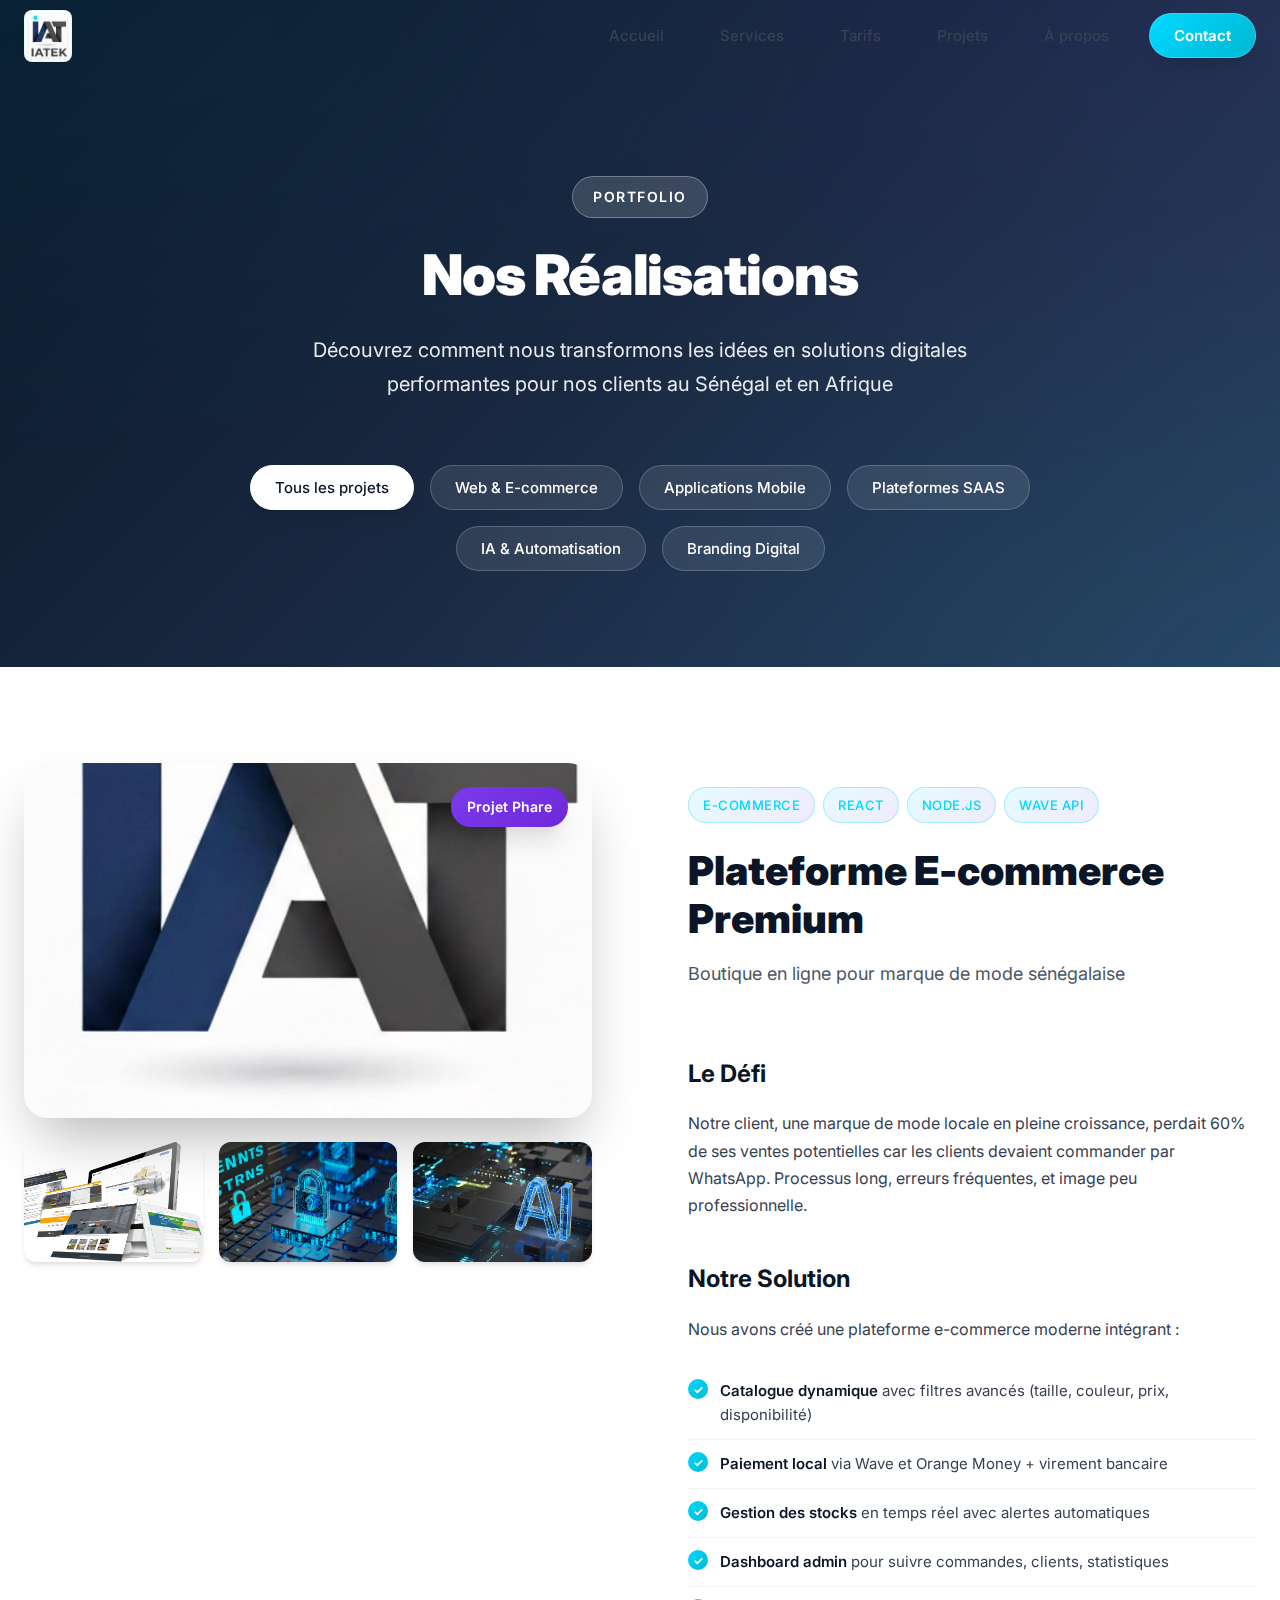
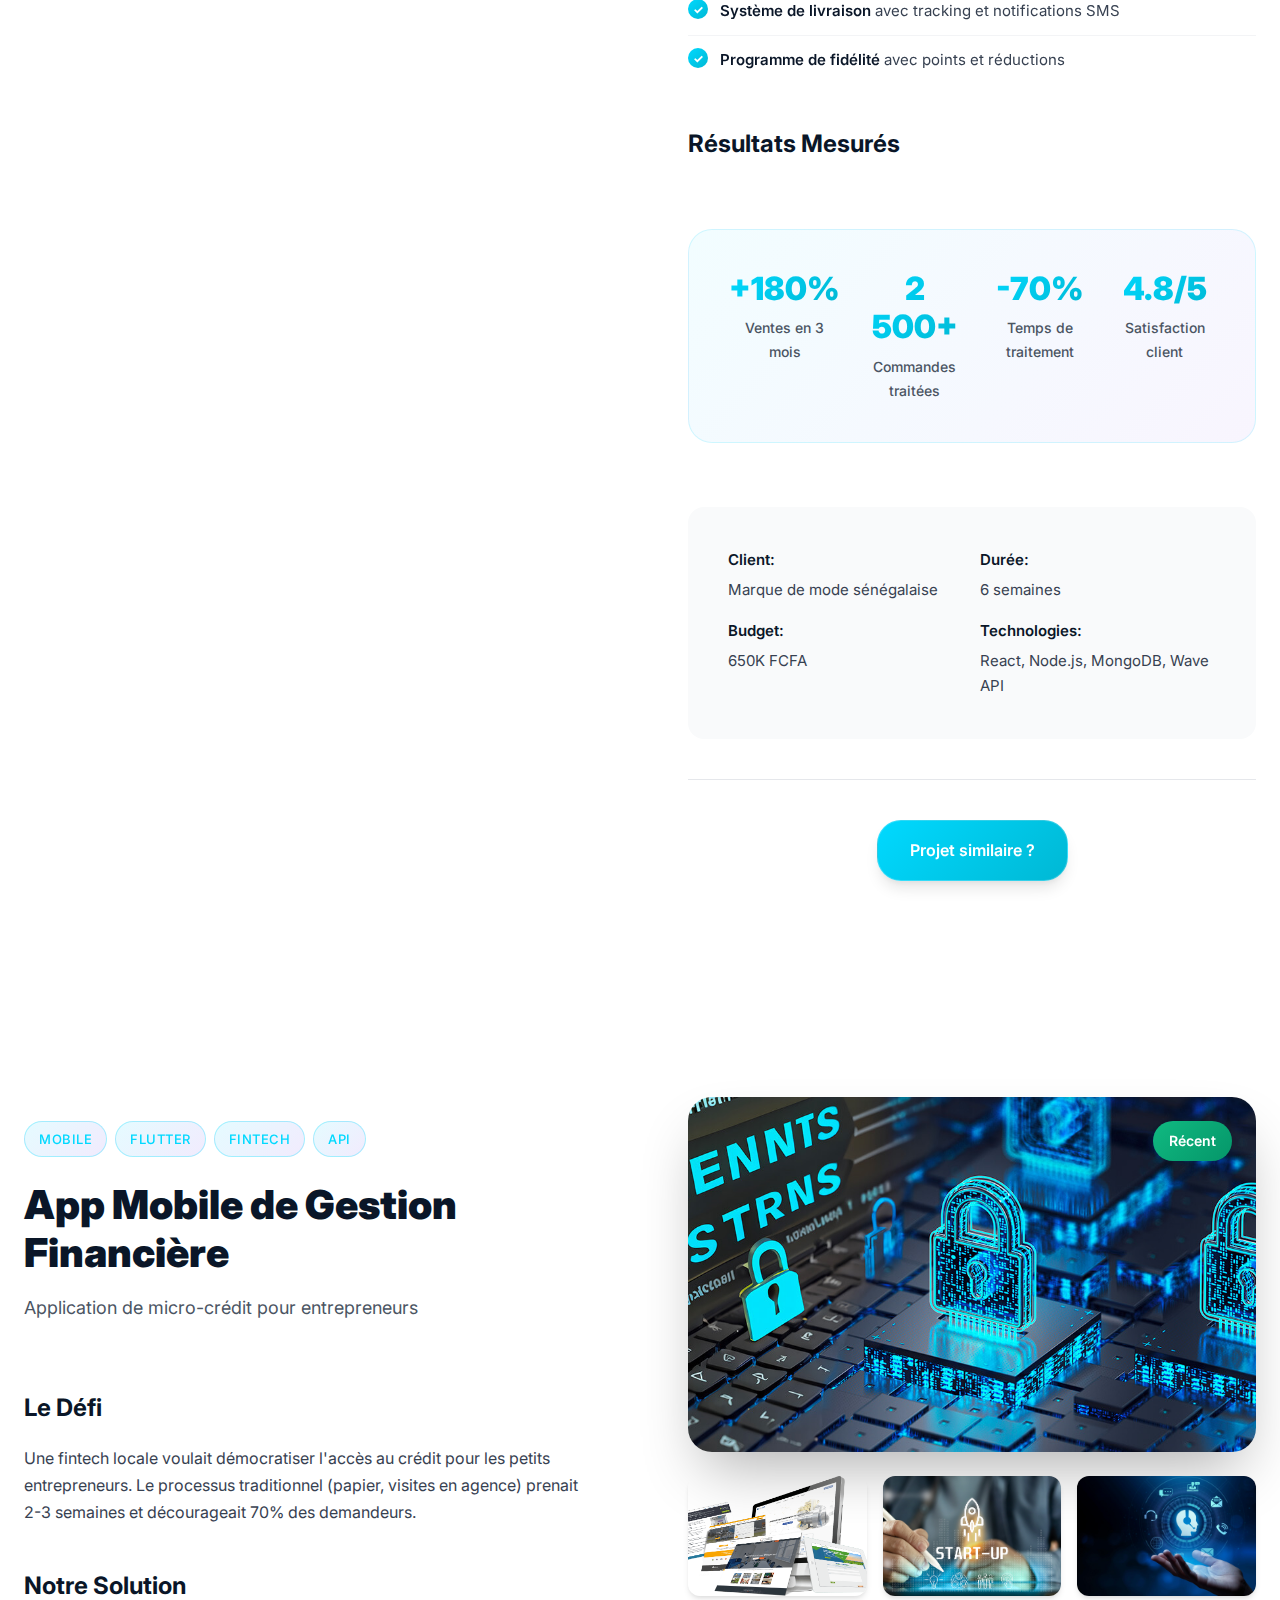
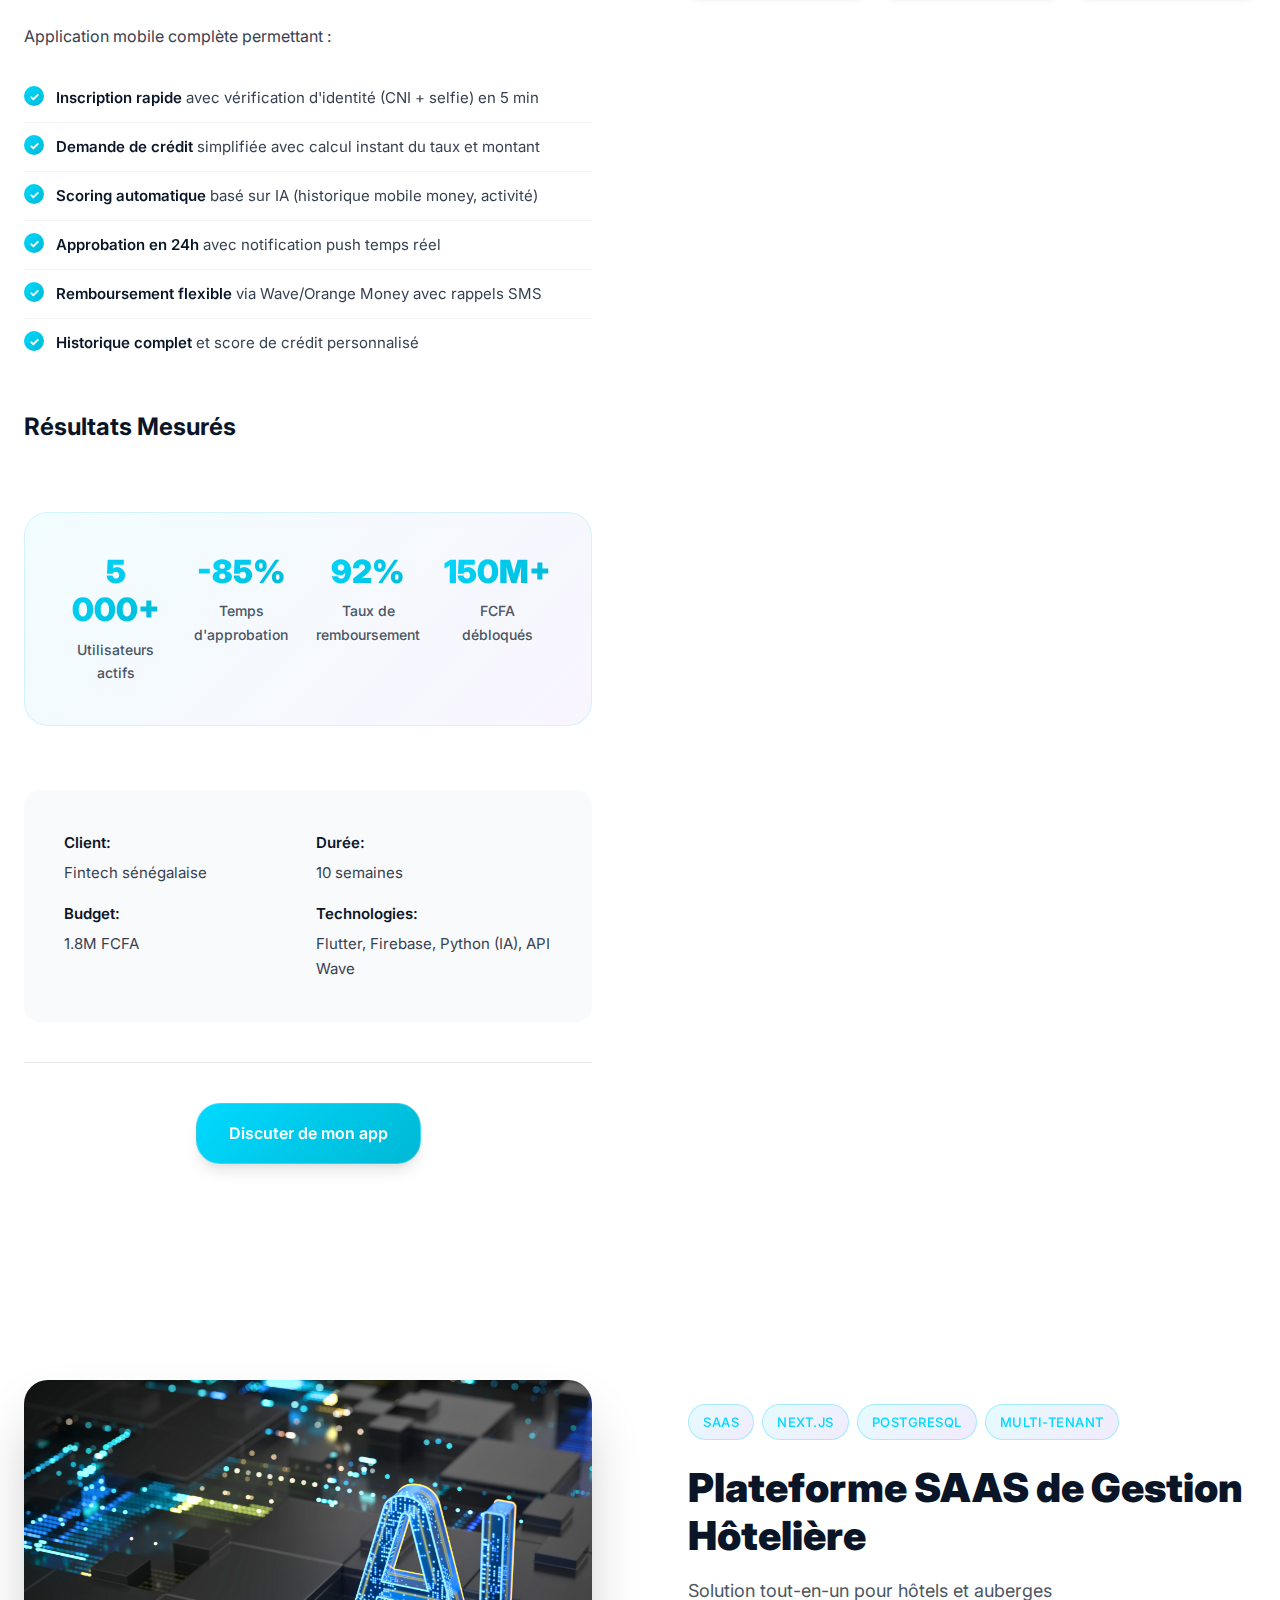
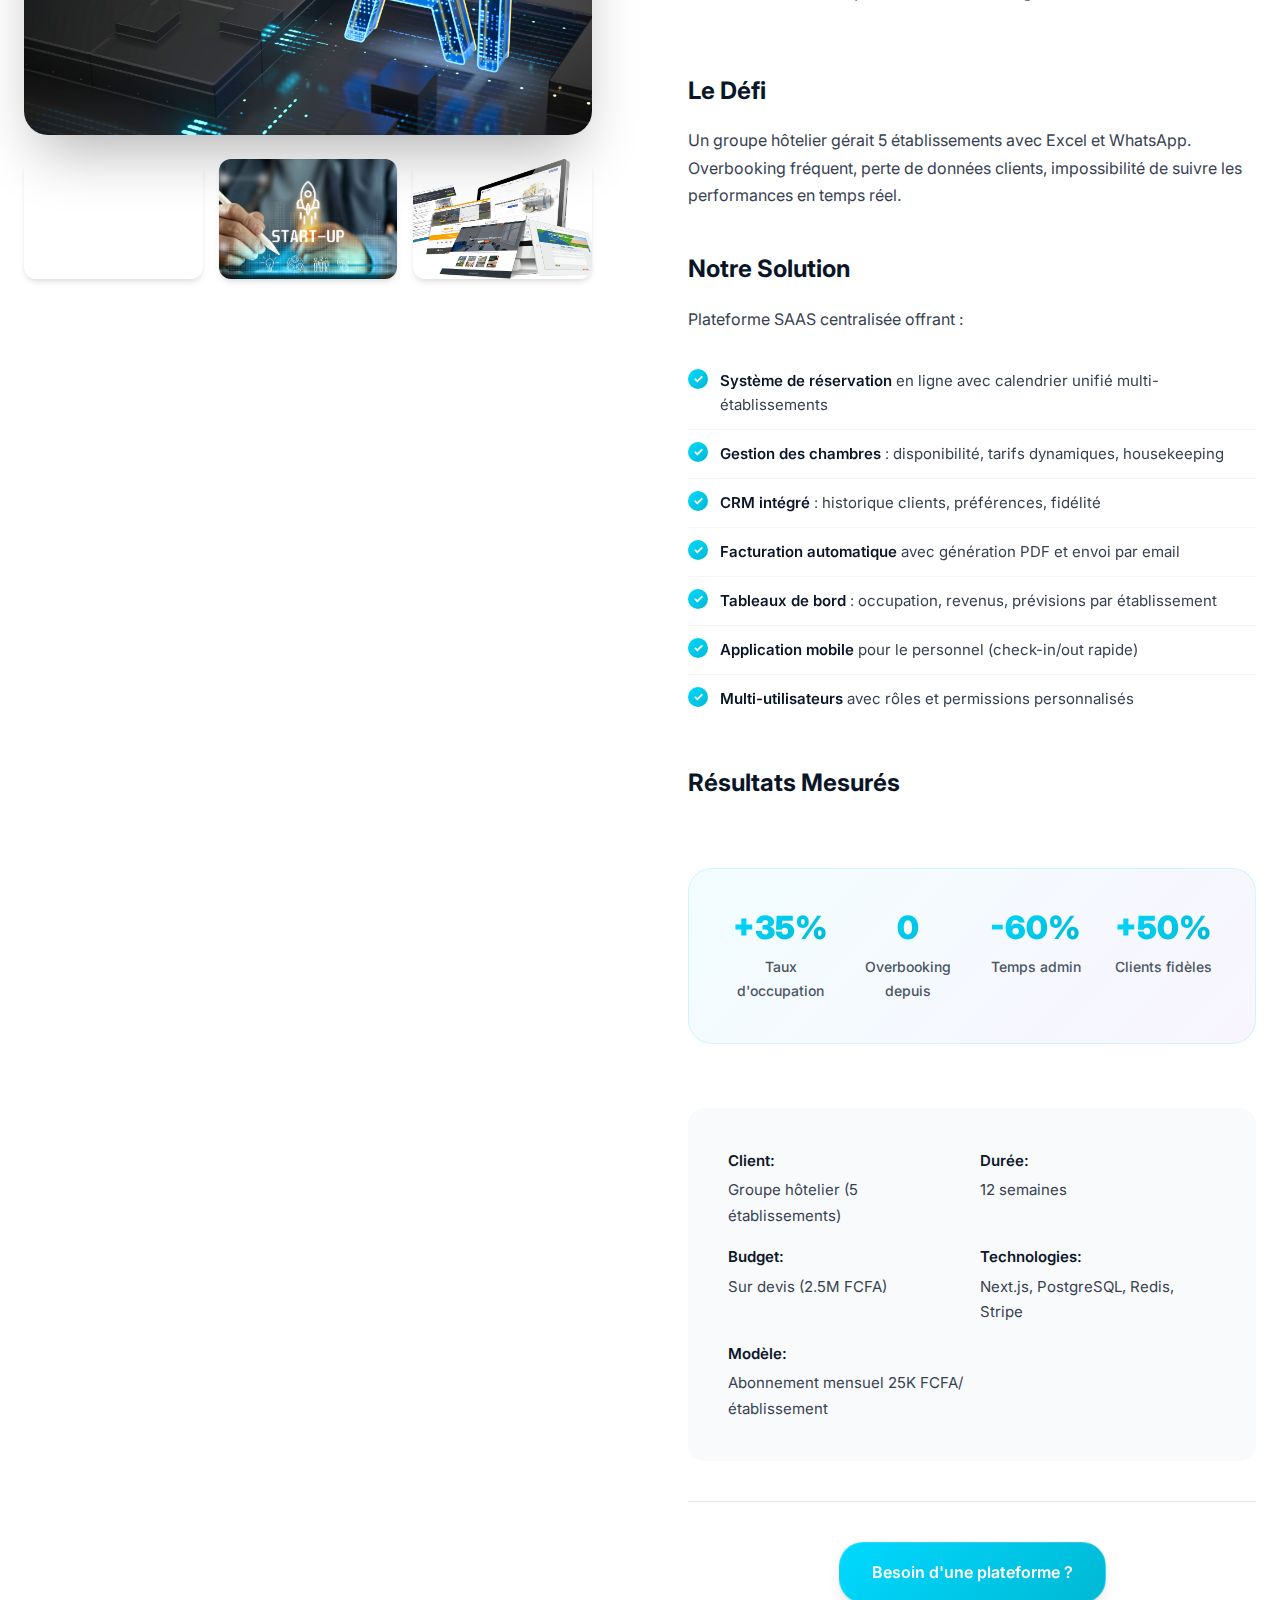
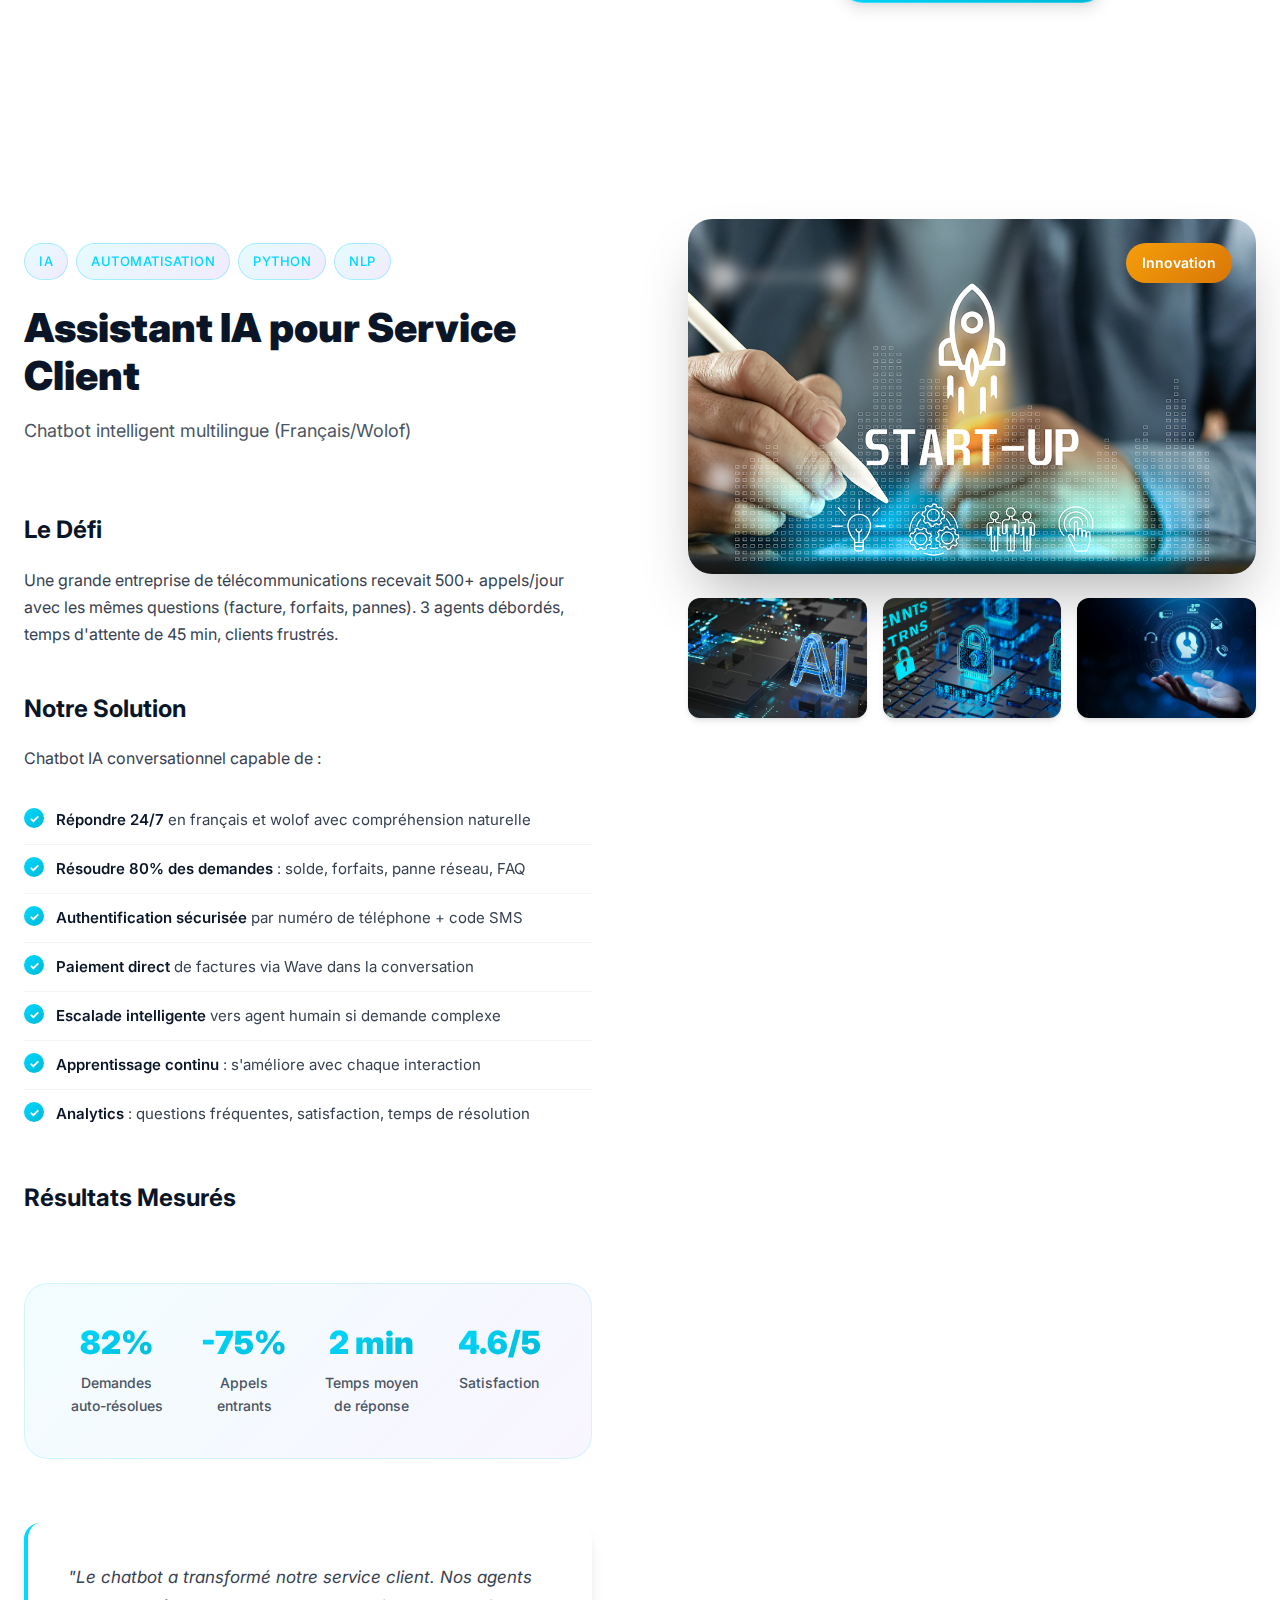
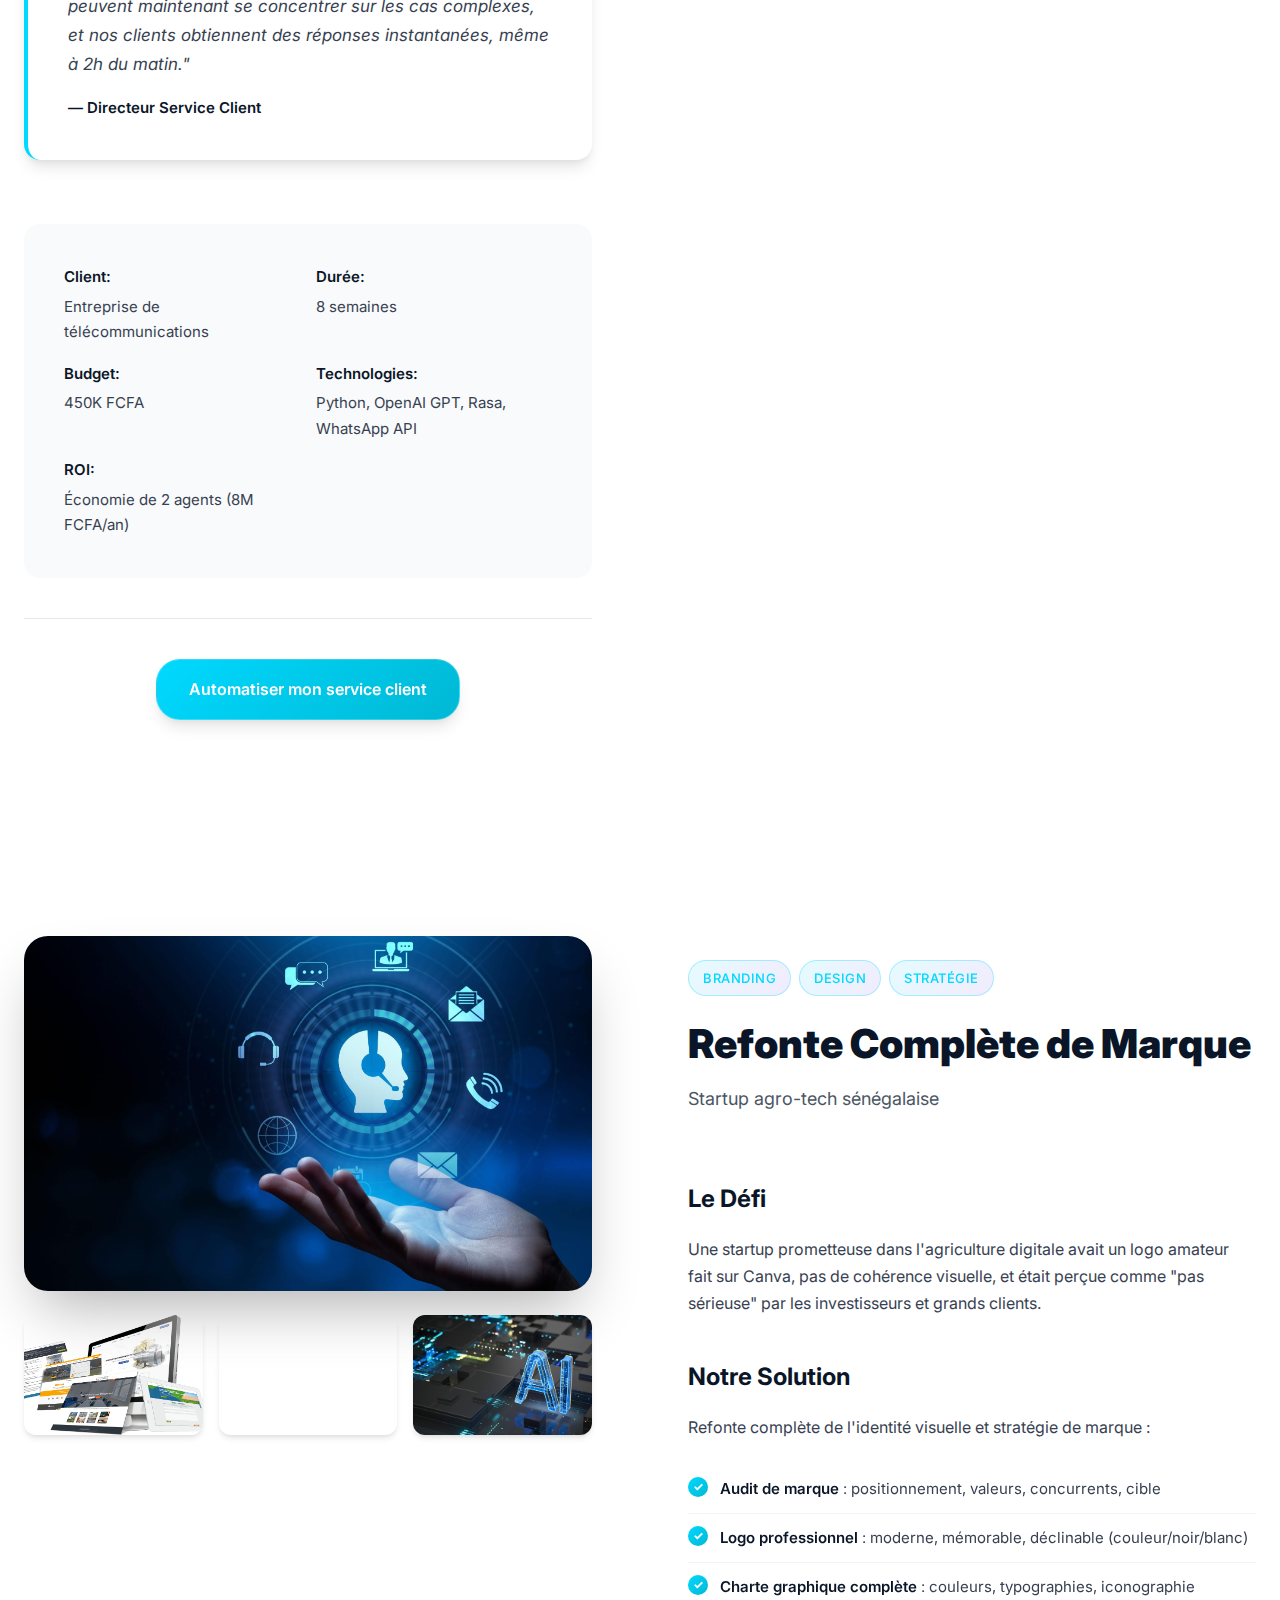
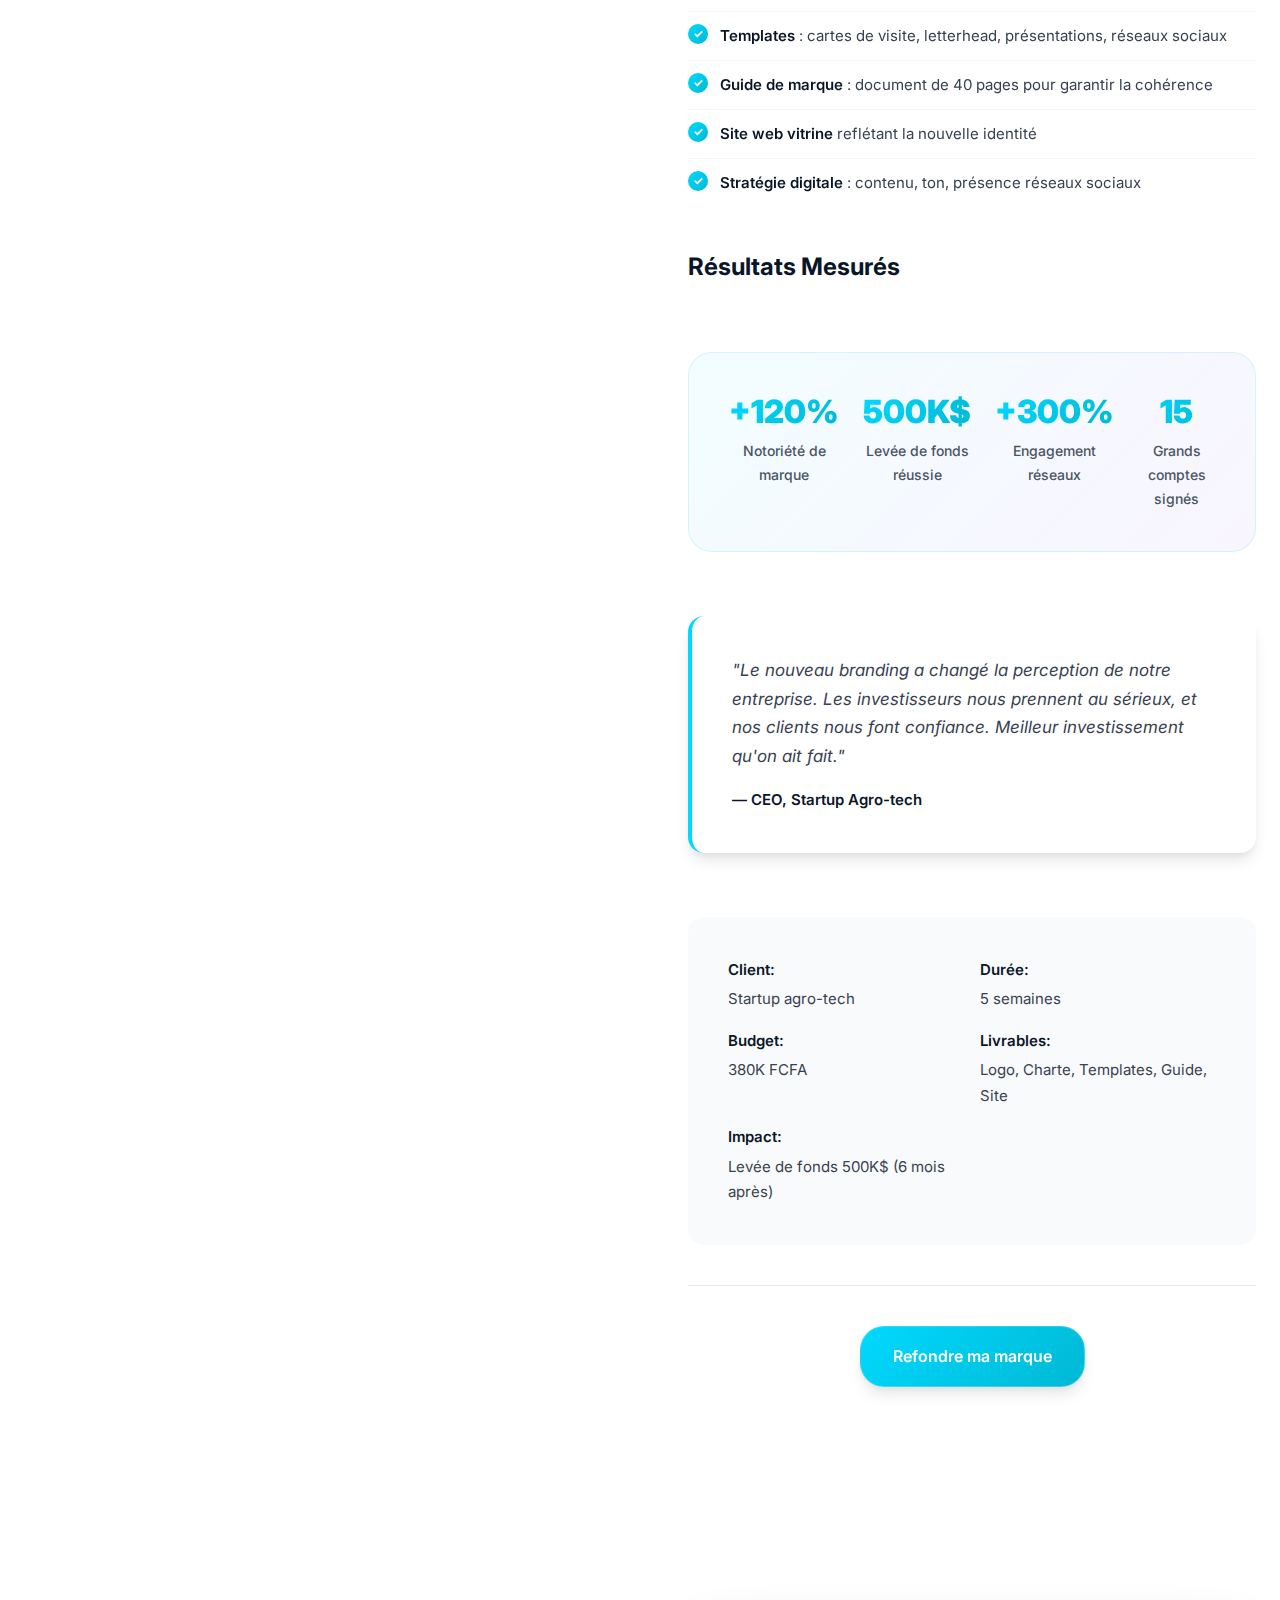
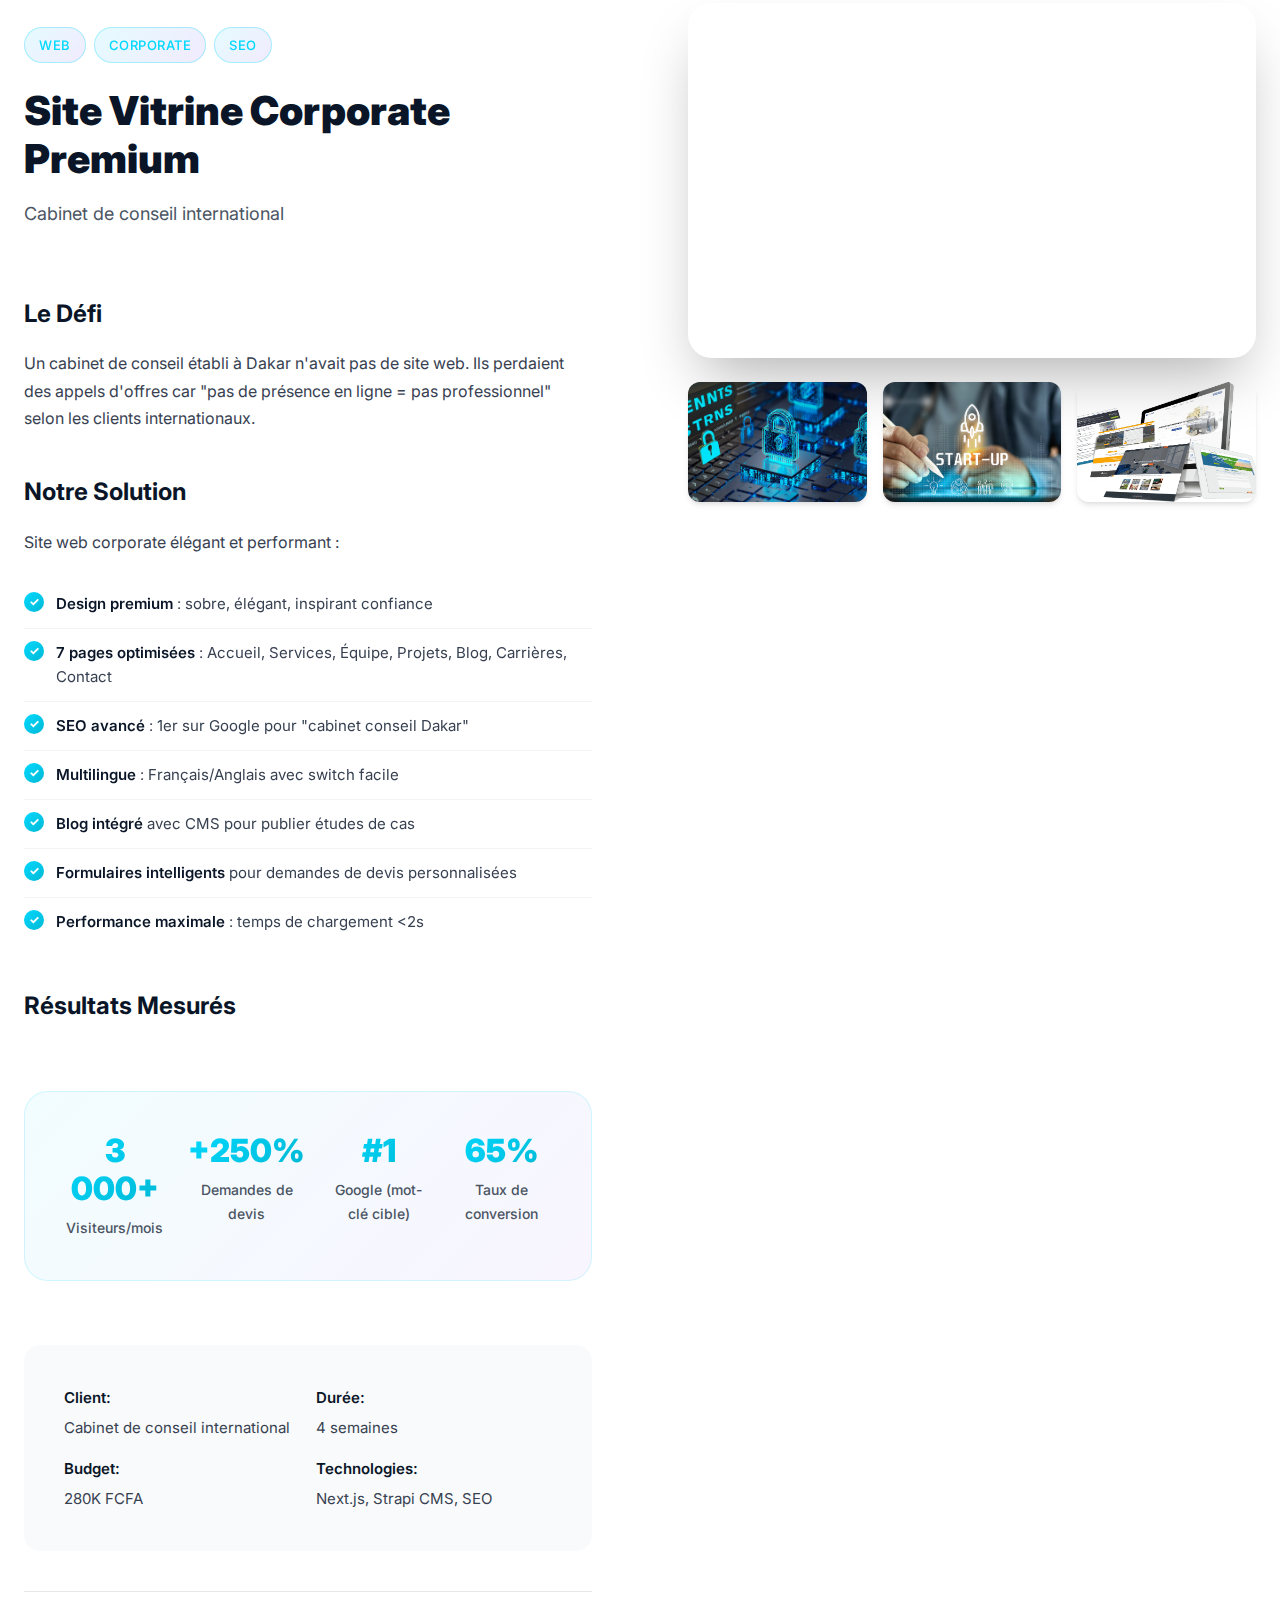
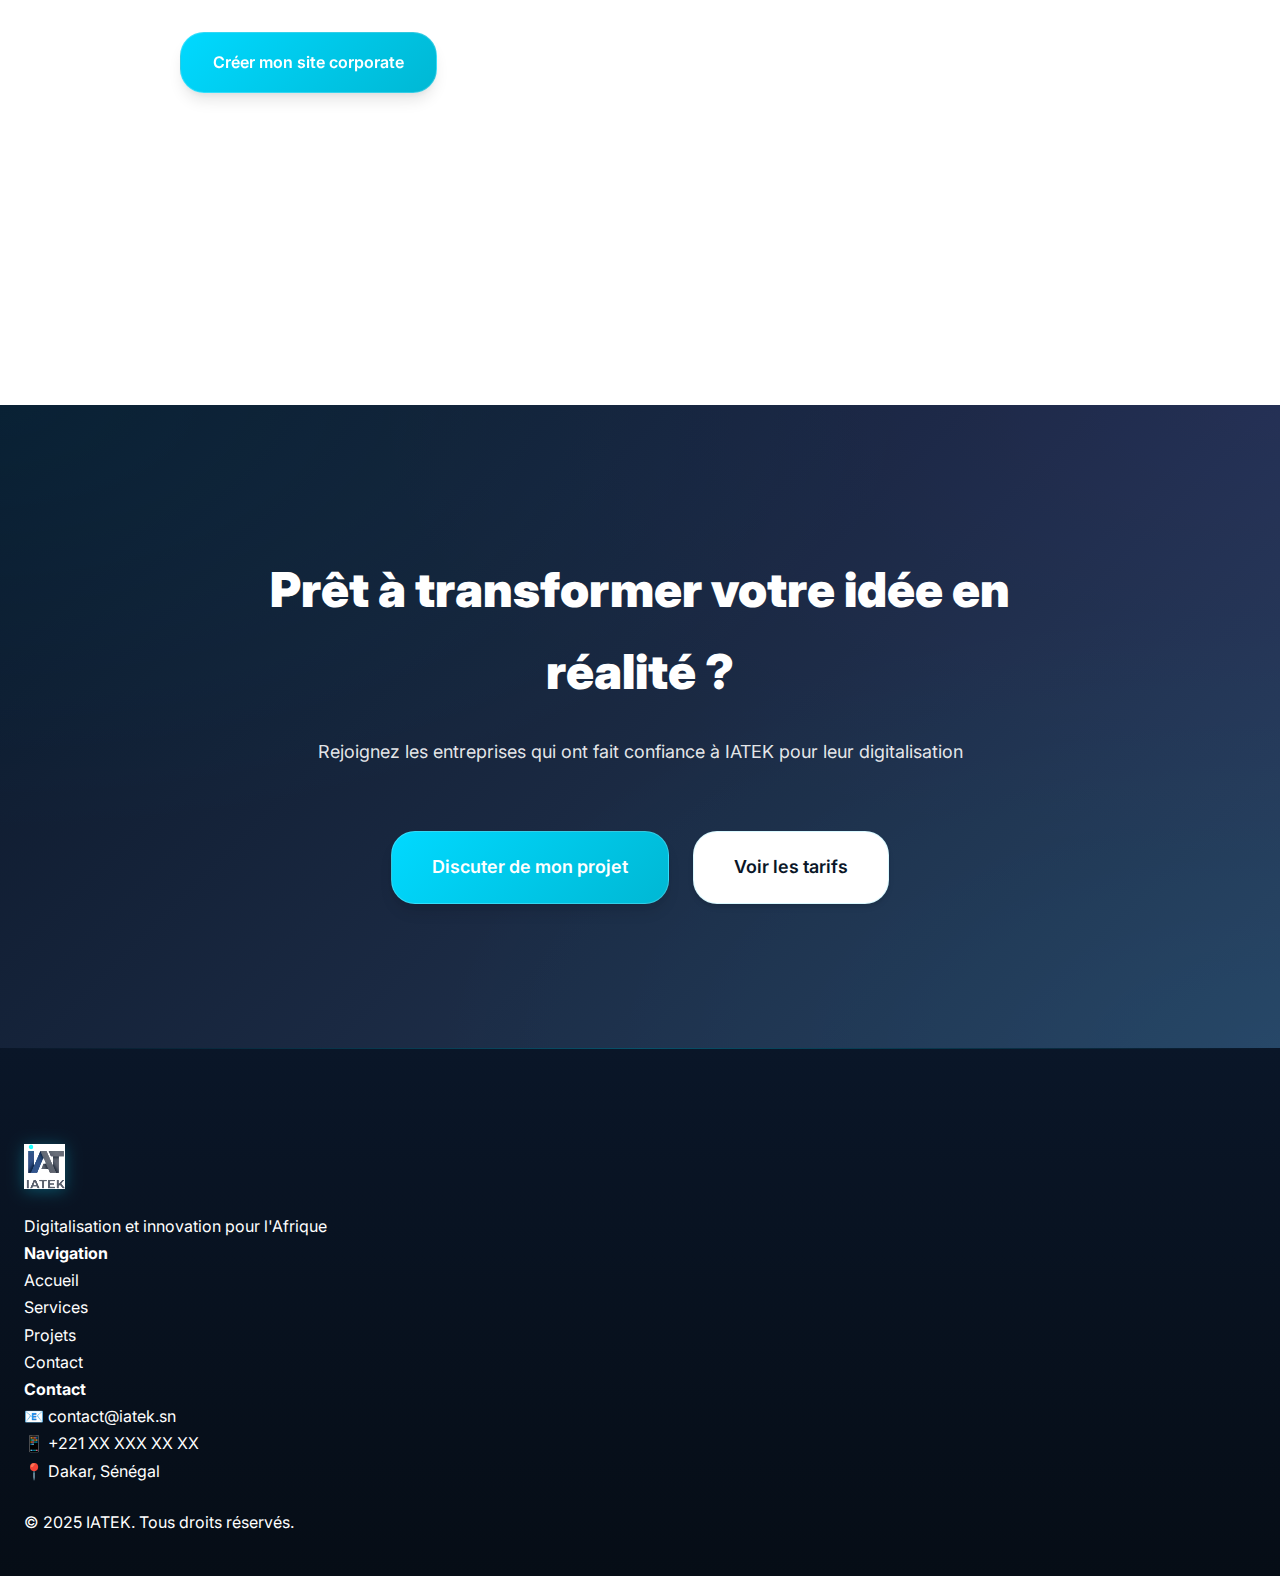
<file: projets.html>
<!DOCTYPE html>
<html lang="fr">
<head>
    <meta charset="UTF-8">
    <meta name="viewport" content="width=device-width, initial-scale=1.0">
    <meta name="description" content="Portfolio IATEK - Découvrez nos projets de digitalisation pour entreprises sénégalaises et africaines">
    <title>Nos Projets - Portfolio IATEK | Digitalisation en Afrique</title>

    <!-- Fonts -->
    <link rel="preconnect" href="https://fonts.googleapis.com">
    <link rel="preconnect" href="https://fonts.gstatic.com" crossorigin>
    <link href="https://fonts.googleapis.com/css2?family=Inter:wght@300;400;500;600;700;900&display=swap" rel="stylesheet">

    <!-- Styles -->
    <link rel="stylesheet" href="styles.css">
    <link rel="stylesheet" href="projets-styles.css">
</head>
<body>
    <!-- Header -->
    <header class="header">
        <div class="container">
            <div class="header__content">
                <div class="header__logo">
                    <a href="index.html">
                        <img src="images/logoiat.jpeg" alt="IATEK Logo" class="logo">
                    </a>
                </div>

                <nav class="nav" id="mainNav">
                    <ul class="nav__list">
                        <li class="nav__item"><a href="index.html#accueil" class="nav__link">Accueil</a></li>
                        <li class="nav__item"><a href="index.html#services" class="nav__link">Services</a></li>
                        <li class="nav__item"><a href="index.html#tarifs" class="nav__link">Tarifs</a></li>
                        <li class="nav__item"><a href="projets.html" class="nav__link">Projets</a></li>
                        <li class="nav__item"><a href="index.html#apropos" class="nav__link">À propos</a></li>
                        <li class="nav__item"><a href="index.html#contact" class="nav__link nav__link--cta">Contact</a></li>
                    </ul>
                </nav>

                <button class="hamburger" id="hamburger" aria-label="Menu">
                    <span class="hamburger__line"></span>
                    <span class="hamburger__line"></span>
                    <span class="hamburger__line"></span>
                </button>
            </div>
        </div>
    </header>

    <!-- Hero Portfolio -->
    <section class="portfolio-hero">
        <div class="container">
            <div class="portfolio-hero__content">
                <span class="section-tag">Portfolio</span>
                <h1 class="section-title">Nos Réalisations</h1>
                <p class="section-subtitle">Découvrez comment nous transformons les idées en solutions digitales performantes pour nos clients au Sénégal et en Afrique</p>

                <!-- Filtres -->
                <div class="portfolio-filters">
                    <button class="filter-btn active" data-filter="all">Tous les projets</button>
                    <button class="filter-btn" data-filter="web">Web & E-commerce</button>
                    <button class="filter-btn" data-filter="mobile">Applications Mobile</button>
                    <button class="filter-btn" data-filter="saas">Plateformes SAAS</button>
                    <button class="filter-btn" data-filter="ia">IA & Automatisation</button>
                    <button class="filter-btn" data-filter="branding">Branding Digital</button>
                </div>
            </div>
        </div>
    </section>

    <!-- Projets Grid -->
    <section class="portfolio-projects">
        <div class="container">

            <!-- Projet 1: E-commerce Premium -->
            <article class="project-detail" data-category="web">
                <div class="project-detail__grid">
                    <div class="project-detail__media">
                        <div class="project-detail__main-image">
                            <img src="images/logoiat.jpeg" alt="E-commerce Premium" loading="lazy">
                            <div class="project-badge project-badge--featured">Projet Phare</div>
                        </div>
                        <div class="project-detail__gallery">
                            <img src="images/iat1.png" alt="Dashboard" loading="lazy">
                            <img src="images/iat2.jpg" alt="Mobile view" loading="lazy">
                            <img src="images/iat4.png" alt="Checkout" loading="lazy">
                        </div>
                    </div>

                    <div class="project-detail__content">
                        <div class="project-detail__header">
                            <div class="project-tags">
                                <span class="project-tag">E-commerce</span>
                                <span class="project-tag">React</span>
                                <span class="project-tag">Node.js</span>
                                <span class="project-tag">Wave API</span>
                            </div>
                            <h2 class="project-detail__title">Plateforme E-commerce Premium</h2>
                            <p class="project-detail__subtitle">Boutique en ligne pour marque de mode sénégalaise</p>
                        </div>

                        <div class="project-detail__description">
                            <h3>Le Défi</h3>
                            <p>Notre client, une marque de mode locale en pleine croissance, perdait 60% de ses ventes potentielles car les clients devaient commander par WhatsApp. Processus long, erreurs fréquentes, et image peu professionnelle.</p>

                            <h3>Notre Solution</h3>
                            <p>Nous avons créé une plateforme e-commerce moderne intégrant :</p>
                            <ul class="project-features-list">
                                <li><strong>Catalogue dynamique</strong> avec filtres avancés (taille, couleur, prix, disponibilité)</li>
                                <li><strong>Paiement local</strong> via Wave et Orange Money + virement bancaire</li>
                                <li><strong>Gestion des stocks</strong> en temps réel avec alertes automatiques</li>
                                <li><strong>Dashboard admin</strong> pour suivre commandes, clients, statistiques</li>
                                <li><strong>Système de livraison</strong> avec tracking et notifications SMS</li>
                                <li><strong>Programme de fidélité</strong> avec points et réductions</li>
                            </ul>

                            <h3>Résultats Mesurés</h3>
                            <div class="project-stats">
                                <div class="stat-item">
                                    <div class="stat-number">+180%</div>
                                    <div class="stat-label">Ventes en 3 mois</div>
                                </div>
                                <div class="stat-item">
                                    <div class="stat-number">2 500+</div>
                                    <div class="stat-label">Commandes traitées</div>
                                </div>
                                <div class="stat-item">
                                    <div class="stat-number">-70%</div>
                                    <div class="stat-label">Temps de traitement</div>
                                </div>
                                <div class="stat-item">
                                    <div class="stat-number">4.8/5</div>
                                    <div class="stat-label">Satisfaction client</div>
                                </div>
                            </div>
                        </div>

                        <div class="project-detail__meta">
                            <div class="meta-item">
                                <strong>Client:</strong> Marque de mode sénégalaise
                            </div>
                            <div class="meta-item">
                                <strong>Durée:</strong> 6 semaines
                            </div>
                            <div class="meta-item">
                                <strong>Budget:</strong> 650K FCFA
                            </div>
                            <div class="meta-item">
                                <strong>Technologies:</strong> React, Node.js, MongoDB, Wave API
                            </div>
                        </div>

                        <div class="project-detail__cta">
                            <a href="index.html#contact" class="btn btn--primary">Projet similaire ?</a>
                        </div>
                    </div>
                </div>
            </article>

            <!-- Projet 2: Application Mobile Fintech -->
            <article class="project-detail" data-category="mobile">
                <div class="project-detail__grid project-detail__grid--reverse">
                    <div class="project-detail__media">
                        <div class="project-detail__main-image">
                            <img src="images/iat2.jpg" alt="App Mobile Fintech" loading="lazy">
                            <div class="project-badge project-badge--new">Récent</div>
                        </div>
                        <div class="project-detail__gallery">
                            <img src="images/iat1.png" alt="Login screen" loading="lazy">
                            <img src="images/iat3.jpg" alt="Dashboard" loading="lazy">
                            <img src="images/iat5.jpeg" alt="Transactions" loading="lazy">
                        </div>
                    </div>

                    <div class="project-detail__content">
                        <div class="project-detail__header">
                            <div class="project-tags">
                                <span class="project-tag">Mobile</span>
                                <span class="project-tag">Flutter</span>
                                <span class="project-tag">Fintech</span>
                                <span class="project-tag">API</span>
                            </div>
                            <h2 class="project-detail__title">App Mobile de Gestion Financière</h2>
                            <p class="project-detail__subtitle">Application de micro-crédit pour entrepreneurs</p>
                        </div>

                        <div class="project-detail__description">
                            <h3>Le Défi</h3>
                            <p>Une fintech locale voulait démocratiser l'accès au crédit pour les petits entrepreneurs. Le processus traditionnel (papier, visites en agence) prenait 2-3 semaines et décourageait 70% des demandeurs.</p>

                            <h3>Notre Solution</h3>
                            <p>Application mobile complète permettant :</p>
                            <ul class="project-features-list">
                                <li><strong>Inscription rapide</strong> avec vérification d'identité (CNI + selfie) en 5 min</li>
                                <li><strong>Demande de crédit</strong> simplifiée avec calcul instant du taux et montant</li>
                                <li><strong>Scoring automatique</strong> basé sur IA (historique mobile money, activité)</li>
                                <li><strong>Approbation en 24h</strong> avec notification push temps réel</li>
                                <li><strong>Remboursement flexible</strong> via Wave/Orange Money avec rappels SMS</li>
                                <li><strong>Historique complet</strong> et score de crédit personnalisé</li>
                            </ul>

                            <h3>Résultats Mesurés</h3>
                            <div class="project-stats">
                                <div class="stat-item">
                                    <div class="stat-number">5 000+</div>
                                    <div class="stat-label">Utilisateurs actifs</div>
                                </div>
                                <div class="stat-item">
                                    <div class="stat-number">-85%</div>
                                    <div class="stat-label">Temps d'approbation</div>
                                </div>
                                <div class="stat-item">
                                    <div class="stat-number">92%</div>
                                    <div class="stat-label">Taux de remboursement</div>
                                </div>
                                <div class="stat-item">
                                    <div class="stat-number">150M+</div>
                                    <div class="stat-label">FCFA débloqués</div>
                                </div>
                            </div>
                        </div>

                        <div class="project-detail__meta">
                            <div class="meta-item">
                                <strong>Client:</strong> Fintech sénégalaise
                            </div>
                            <div class="meta-item">
                                <strong>Durée:</strong> 10 semaines
                            </div>
                            <div class="meta-item">
                                <strong>Budget:</strong> 1.8M FCFA
                            </div>
                            <div class="meta-item">
                                <strong>Technologies:</strong> Flutter, Firebase, Python (IA), API Wave
                            </div>
                        </div>

                        <div class="project-detail__cta">
                            <a href="index.html#contact" class="btn btn--primary">Discuter de mon app</a>
                        </div>
                    </div>
                </div>
            </article>

            <!-- Projet 3: Plateforme SAAS de Gestion -->
            <article class="project-detail" data-category="saas">
                <div class="project-detail__grid">
                    <div class="project-detail__media">
                        <div class="project-detail__main-image">
                            <img src="images/iat4.png" alt="SAAS Platform" loading="lazy">
                        </div>
                        <div class="project-detail__gallery">
                            <img src="images/iat6.jpg" alt="Analytics" loading="lazy">
                            <img src="images/iat3.jpg" alt="Settings" loading="lazy">
                            <img src="images/iat1.png" alt="Reports" loading="lazy">
                        </div>
                    </div>

                    <div class="project-detail__content">
                        <div class="project-detail__header">
                            <div class="project-tags">
                                <span class="project-tag">SAAS</span>
                                <span class="project-tag">Next.js</span>
                                <span class="project-tag">PostgreSQL</span>
                                <span class="project-tag">Multi-tenant</span>
                            </div>
                            <h2 class="project-detail__title">Plateforme SAAS de Gestion Hôtelière</h2>
                            <p class="project-detail__subtitle">Solution tout-en-un pour hôtels et auberges</p>
                        </div>

                        <div class="project-detail__description">
                            <h3>Le Défi</h3>
                            <p>Un groupe hôtelier gérait 5 établissements avec Excel et WhatsApp. Overbooking fréquent, perte de données clients, impossibilité de suivre les performances en temps réel.</p>

                            <h3>Notre Solution</h3>
                            <p>Plateforme SAAS centralisée offrant :</p>
                            <ul class="project-features-list">
                                <li><strong>Système de réservation</strong> en ligne avec calendrier unifié multi-établissements</li>
                                <li><strong>Gestion des chambres</strong> : disponibilité, tarifs dynamiques, housekeeping</li>
                                <li><strong>CRM intégré</strong> : historique clients, préférences, fidélité</li>
                                <li><strong>Facturation automatique</strong> avec génération PDF et envoi par email</li>
                                <li><strong>Tableaux de bord</strong> : occupation, revenus, prévisions par établissement</li>
                                <li><strong>Application mobile</strong> pour le personnel (check-in/out rapide)</li>
                                <li><strong>Multi-utilisateurs</strong> avec rôles et permissions personnalisés</li>
                            </ul>

                            <h3>Résultats Mesurés</h3>
                            <div class="project-stats">
                                <div class="stat-item">
                                    <div class="stat-number">+35%</div>
                                    <div class="stat-label">Taux d'occupation</div>
                                </div>
                                <div class="stat-item">
                                    <div class="stat-number">0</div>
                                    <div class="stat-label">Overbooking depuis</div>
                                </div>
                                <div class="stat-item">
                                    <div class="stat-number">-60%</div>
                                    <div class="stat-label">Temps admin</div>
                                </div>
                                <div class="stat-item">
                                    <div class="stat-number">+50%</div>
                                    <div class="stat-label">Clients fidèles</div>
                                </div>
                            </div>
                        </div>

                        <div class="project-detail__meta">
                            <div class="meta-item">
                                <strong>Client:</strong> Groupe hôtelier (5 établissements)
                            </div>
                            <div class="meta-item">
                                <strong>Durée:</strong> 12 semaines
                            </div>
                            <div class="meta-item">
                                <strong>Budget:</strong> Sur devis (2.5M FCFA)
                            </div>
                            <div class="meta-item">
                                <strong>Technologies:</strong> Next.js, PostgreSQL, Redis, Stripe
                            </div>
                            <div class="meta-item">
                                <strong>Modèle:</strong> Abonnement mensuel 25K FCFA/établissement
                            </div>
                        </div>

                        <div class="project-detail__cta">
                            <a href="index.html#contact" class="btn btn--primary">Besoin d'une plateforme ?</a>
                        </div>
                    </div>
                </div>
            </article>

            <!-- Projet 4: Automatisation IA -->
            <article class="project-detail" data-category="ia">
                <div class="project-detail__grid project-detail__grid--reverse">
                    <div class="project-detail__media">
                        <div class="project-detail__main-image">
                            <img src="images/iat3.jpg" alt="IA Automation" loading="lazy">
                            <div class="project-badge project-badge--innovation">Innovation</div>
                        </div>
                        <div class="project-detail__gallery">
                            <img src="images/iat4.png" alt="Chatbot" loading="lazy">
                            <img src="images/iat2.jpg" alt="Analytics" loading="lazy">
                            <img src="images/iat5.jpeg" alt="Dashboard" loading="lazy">
                        </div>
                    </div>

                    <div class="project-detail__content">
                        <div class="project-detail__header">
                            <div class="project-tags">
                                <span class="project-tag">IA</span>
                                <span class="project-tag">Automatisation</span>
                                <span class="project-tag">Python</span>
                                <span class="project-tag">NLP</span>
                            </div>
                            <h2 class="project-detail__title">Assistant IA pour Service Client</h2>
                            <p class="project-detail__subtitle">Chatbot intelligent multilingue (Français/Wolof)</p>
                        </div>

                        <div class="project-detail__description">
                            <h3>Le Défi</h3>
                            <p>Une grande entreprise de télécommunications recevait 500+ appels/jour avec les mêmes questions (facture, forfaits, pannes). 3 agents débordés, temps d'attente de 45 min, clients frustrés.</p>

                            <h3>Notre Solution</h3>
                            <p>Chatbot IA conversationnel capable de :</p>
                            <ul class="project-features-list">
                                <li><strong>Répondre 24/7</strong> en français et wolof avec compréhension naturelle</li>
                                <li><strong>Résoudre 80% des demandes</strong> : solde, forfaits, panne réseau, FAQ</li>
                                <li><strong>Authentification sécurisée</strong> par numéro de téléphone + code SMS</li>
                                <li><strong>Paiement direct</strong> de factures via Wave dans la conversation</li>
                                <li><strong>Escalade intelligente</strong> vers agent humain si demande complexe</li>
                                <li><strong>Apprentissage continu</strong> : s'améliore avec chaque interaction</li>
                                <li><strong>Analytics</strong> : questions fréquentes, satisfaction, temps de résolution</li>
                            </ul>

                            <h3>Résultats Mesurés</h3>
                            <div class="project-stats">
                                <div class="stat-item">
                                    <div class="stat-number">82%</div>
                                    <div class="stat-label">Demandes auto-résolues</div>
                                </div>
                                <div class="stat-item">
                                    <div class="stat-number">-75%</div>
                                    <div class="stat-label">Appels entrants</div>
                                </div>
                                <div class="stat-item">
                                    <div class="stat-number">2 min</div>
                                    <div class="stat-label">Temps moyen de réponse</div>
                                </div>
                                <div class="stat-item">
                                    <div class="stat-number">4.6/5</div>
                                    <div class="stat-label">Satisfaction</div>
                                </div>
                            </div>

                            <blockquote class="project-quote">
                                "Le chatbot a transformé notre service client. Nos agents peuvent maintenant se concentrer sur les cas complexes, et nos clients obtiennent des réponses instantanées, même à 2h du matin."
                                <cite>— Directeur Service Client</cite>
                            </blockquote>
                        </div>

                        <div class="project-detail__meta">
                            <div class="meta-item">
                                <strong>Client:</strong> Entreprise de télécommunications
                            </div>
                            <div class="meta-item">
                                <strong>Durée:</strong> 8 semaines
                            </div>
                            <div class="meta-item">
                                <strong>Budget:</strong> 450K FCFA
                            </div>
                            <div class="meta-item">
                                <strong>Technologies:</strong> Python, OpenAI GPT, Rasa, WhatsApp API
                            </div>
                            <div class="meta-item">
                                <strong>ROI:</strong> Économie de 2 agents (8M FCFA/an)
                            </div>
                        </div>

                        <div class="project-detail__cta">
                            <a href="index.html#contact" class="btn btn--primary">Automatiser mon service client</a>
                        </div>
                    </div>
                </div>
            </article>

            <!-- Projet 5: Branding Digital Complet -->
            <article class="project-detail" data-category="branding">
                <div class="project-detail__grid">
                    <div class="project-detail__media">
                        <div class="project-detail__main-image">
                            <img src="images/iat5.jpeg" alt="Branding" loading="lazy">
                        </div>
                        <div class="project-detail__gallery">
                            <img src="images/iat1.png" alt="Logo variations" loading="lazy">
                            <img src="images/iat6.jpg" alt="Brand guide" loading="lazy">
                            <img src="images/iat4.png" alt="Mockups" loading="lazy">
                        </div>
                    </div>

                    <div class="project-detail__content">
                        <div class="project-detail__header">
                            <div class="project-tags">
                                <span class="project-tag">Branding</span>
                                <span class="project-tag">Design</span>
                                <span class="project-tag">Stratégie</span>
                            </div>
                            <h2 class="project-detail__title">Refonte Complète de Marque</h2>
                            <p class="project-detail__subtitle">Startup agro-tech sénégalaise</p>
                        </div>

                        <div class="project-detail__description">
                            <h3>Le Défi</h3>
                            <p>Une startup prometteuse dans l'agriculture digitale avait un logo amateur fait sur Canva, pas de cohérence visuelle, et était perçue comme "pas sérieuse" par les investisseurs et grands clients.</p>

                            <h3>Notre Solution</h3>
                            <p>Refonte complète de l'identité visuelle et stratégie de marque :</p>
                            <ul class="project-features-list">
                                <li><strong>Audit de marque</strong> : positionnement, valeurs, concurrents, cible</li>
                                <li><strong>Logo professionnel</strong> : moderne, mémorable, déclinable (couleur/noir/blanc)</li>
                                <li><strong>Charte graphique complète</strong> : couleurs, typographies, iconographie</li>
                                <li><strong>Templates</strong> : cartes de visite, letterhead, présentations, réseaux sociaux</li>
                                <li><strong>Guide de marque</strong> : document de 40 pages pour garantir la cohérence</li>
                                <li><strong>Site web vitrine</strong> reflétant la nouvelle identité</li>
                                <li><strong>Stratégie digitale</strong> : contenu, ton, présence réseaux sociaux</li>
                            </ul>

                            <h3>Résultats Mesurés</h3>
                            <div class="project-stats">
                                <div class="stat-item">
                                    <div class="stat-number">+120%</div>
                                    <div class="stat-label">Notoriété de marque</div>
                                </div>
                                <div class="stat-item">
                                    <div class="stat-number">500K$</div>
                                    <div class="stat-label">Levée de fonds réussie</div>
                                </div>
                                <div class="stat-item">
                                    <div class="stat-number">+300%</div>
                                    <div class="stat-label">Engagement réseaux</div>
                                </div>
                                <div class="stat-item">
                                    <div class="stat-number">15</div>
                                    <div class="stat-label">Grands comptes signés</div>
                                </div>
                            </div>

                            <blockquote class="project-quote">
                                "Le nouveau branding a changé la perception de notre entreprise. Les investisseurs nous prennent au sérieux, et nos clients nous font confiance. Meilleur investissement qu'on ait fait."
                                <cite>— CEO, Startup Agro-tech</cite>
                            </blockquote>
                        </div>

                        <div class="project-detail__meta">
                            <div class="meta-item">
                                <strong>Client:</strong> Startup agro-tech
                            </div>
                            <div class="meta-item">
                                <strong>Durée:</strong> 5 semaines
                            </div>
                            <div class="meta-item">
                                <strong>Budget:</strong> 380K FCFA
                            </div>
                            <div class="meta-item">
                                <strong>Livrables:</strong> Logo, Charte, Templates, Guide, Site
                            </div>
                            <div class="meta-item">
                                <strong>Impact:</strong> Levée de fonds 500K$ (6 mois après)
                            </div>
                        </div>

                        <div class="project-detail__cta">
                            <a href="index.html#contact" class="btn btn--primary">Refondre ma marque</a>
                        </div>
                    </div>
                </div>
            </article>

            <!-- Projet 6: Site Web Corporate -->
            <article class="project-detail" data-category="web">
                <div class="project-detail__grid project-detail__grid--reverse">
                    <div class="project-detail__media">
                        <div class="project-detail__main-image">
                            <img src="images/iat6.jpg" alt="Site Corporate" loading="lazy">
                        </div>
                        <div class="project-detail__gallery">
                            <img src="images/iat2.jpg" alt="Homepage" loading="lazy">
                            <img src="images/iat3.jpg" alt="About page" loading="lazy">
                            <img src="images/iat1.png" alt="Services page" loading="lazy">
                        </div>
                    </div>

                    <div class="project-detail__content">
                        <div class="project-detail__header">
                            <div class="project-tags">
                                <span class="project-tag">Web</span>
                                <span class="project-tag">Corporate</span>
                                <span class="project-tag">SEO</span>
                            </div>
                            <h2 class="project-detail__title">Site Vitrine Corporate Premium</h2>
                            <p class="project-detail__subtitle">Cabinet de conseil international</p>
                        </div>

                        <div class="project-detail__description">
                            <h3>Le Défi</h3>
                            <p>Un cabinet de conseil établi à Dakar n'avait pas de site web. Ils perdaient des appels d'offres car "pas de présence en ligne = pas professionnel" selon les clients internationaux.</p>

                            <h3>Notre Solution</h3>
                            <p>Site web corporate élégant et performant :</p>
                            <ul class="project-features-list">
                                <li><strong>Design premium</strong> : sobre, élégant, inspirant confiance</li>
                                <li><strong>7 pages optimisées</strong> : Accueil, Services, Équipe, Projets, Blog, Carrières, Contact</li>
                                <li><strong>SEO avancé</strong> : 1er sur Google pour "cabinet conseil Dakar"</li>
                                <li><strong>Multilingue</strong> : Français/Anglais avec switch facile</li>
                                <li><strong>Blog intégré</strong> avec CMS pour publier études de cas</li>
                                <li><strong>Formulaires intelligents</strong> pour demandes de devis personnalisées</li>
                                <li><strong>Performance maximale</strong> : temps de chargement <2s</li>
                            </ul>

                            <h3>Résultats Mesurés</h3>
                            <div class="project-stats">
                                <div class="stat-item">
                                    <div class="stat-number">3 000+</div>
                                    <div class="stat-label">Visiteurs/mois</div>
                                </div>
                                <div class="stat-item">
                                    <div class="stat-number">+250%</div>
                                    <div class="stat-label">Demandes de devis</div>
                                </div>
                                <div class="stat-item">
                                    <div class="stat-number">#1</div>
                                    <div class="stat-label">Google (mot-clé cible)</div>
                                </div>
                                <div class="stat-item">
                                    <div class="stat-number">65%</div>
                                    <div class="stat-label">Taux de conversion</div>
                                </div>
                            </div>
                        </div>

                        <div class="project-detail__meta">
                            <div class="meta-item">
                                <strong>Client:</strong> Cabinet de conseil international
                            </div>
                            <div class="meta-item">
                                <strong>Durée:</strong> 4 semaines
                            </div>
                            <div class="meta-item">
                                <strong>Budget:</strong> 280K FCFA
                            </div>
                            <div class="meta-item">
                                <strong>Technologies:</strong> Next.js, Strapi CMS, SEO
                            </div>
                        </div>

                        <div class="project-detail__cta">
                            <a href="index.html#contact" class="btn btn--primary">Créer mon site corporate</a>
                        </div>
                    </div>
                </div>
            </article>

        </div>
    </section>

    <!-- CTA Final -->
    <section class="portfolio-cta">
        <div class="container">
            <div class="portfolio-cta__content">
                <h2>Prêt à transformer votre idée en réalité ?</h2>
                <p>Rejoignez les entreprises qui ont fait confiance à IATEK pour leur digitalisation</p>
                <div class="portfolio-cta__buttons">
                    <a href="index.html#contact" class="btn btn--primary btn--large">Discuter de mon projet</a>
                    <a href="index.html#tarifs" class="btn btn--secondary btn--large">Voir les tarifs</a>
                </div>
            </div>
        </div>
    </section>

    <!-- Footer -->
    <footer class="footer">
        <div class="container">
            <div class="footer__content">
                <div class="footer__brand">
                    <img src="images/logoiat.jpeg" alt="IATEK Logo" class="footer__logo">
                    <p>Digitalisation et innovation pour l'Afrique</p>
                </div>
                <div class="footer__links">
                    <h4>Navigation</h4>
                    <ul>
                        <li><a href="index.html#accueil">Accueil</a></li>
                        <li><a href="index.html#services">Services</a></li>
                        <li><a href="projets.html">Projets</a></li>
                        <li><a href="index.html#contact">Contact</a></li>
                    </ul>
                </div>
                <div class="footer__contact">
                    <h4>Contact</h4>
                    <p>📧 contact@iatek.sn</p>
                    <p>📱 +221 XX XXX XX XX</p>
                    <p>📍 Dakar, Sénégal</p>
                </div>
            </div>
            <div class="footer__bottom">
                <p>&copy; 2025 IATEK. Tous droits réservés.</p>
            </div>
        </div>
    </footer>

    <!-- Scripts -->
    <script src="script.js"></script>
    <script src="projets-script.js"></script>
</body>
</html>
</file>
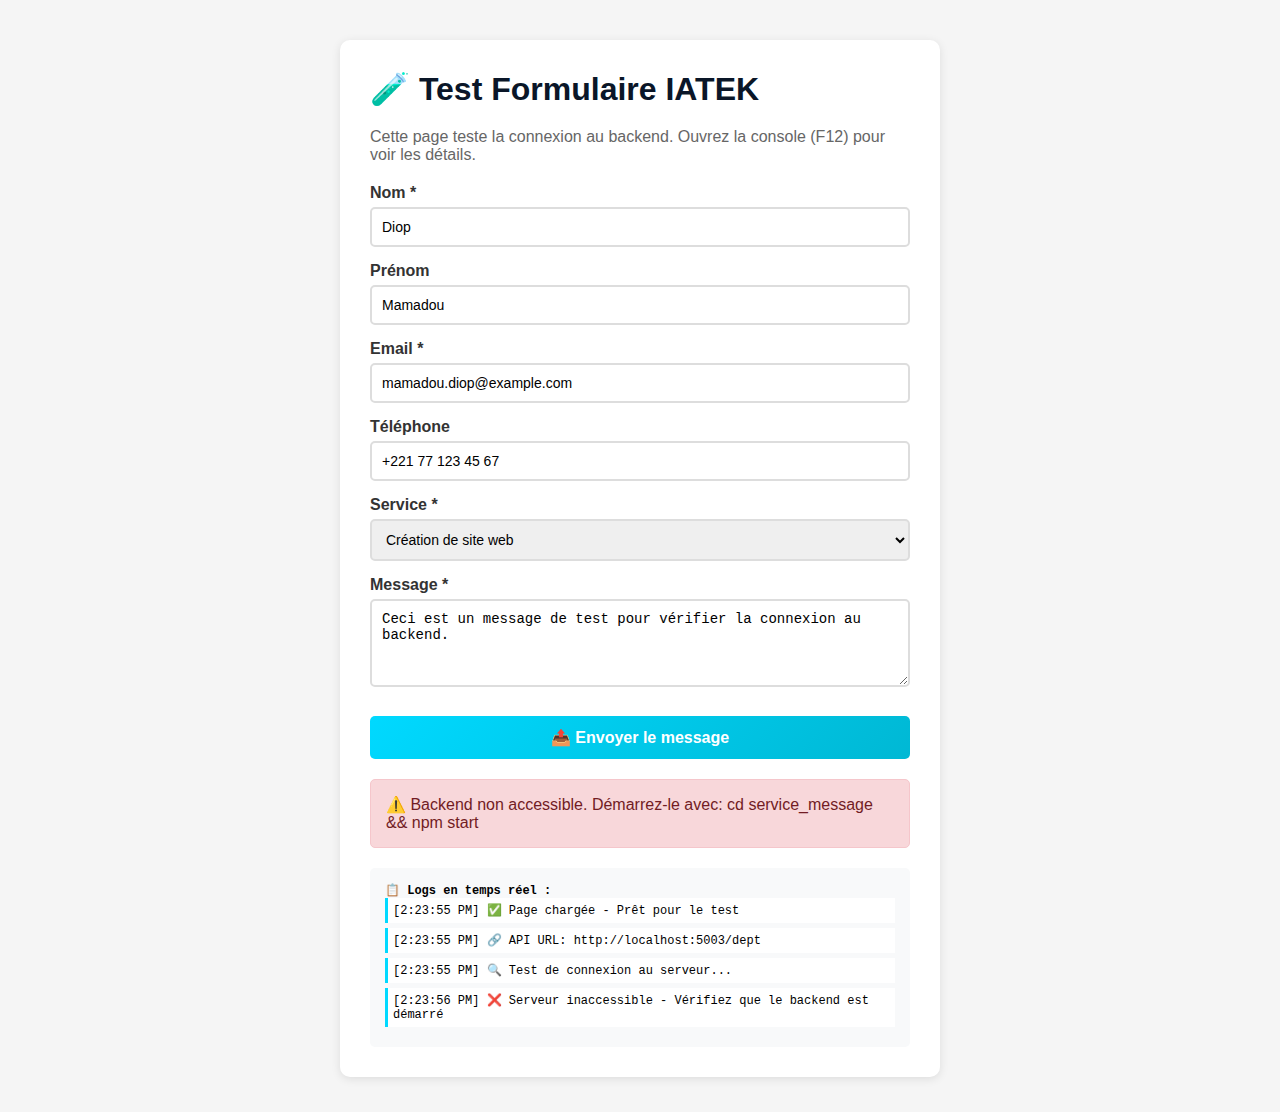
<file: test-formulaire.html>
<!DOCTYPE html>
<html lang="fr">
<head>
    <meta charset="UTF-8">
    <meta name="viewport" content="width=device-width, initial-scale=1.0">
    <title>Test Formulaire IATEK</title>
    <style>
        * {
            margin: 0;
            padding: 0;
            box-sizing: border-box;
        }

        body {
            font-family: -apple-system, BlinkMacSystemFont, 'Segoe UI', Roboto, sans-serif;
            padding: 40px;
            background: #f5f5f5;
        }

        .container {
            max-width: 600px;
            margin: 0 auto;
            background: white;
            padding: 30px;
            border-radius: 10px;
            box-shadow: 0 2px 10px rgba(0,0,0,0.1);
        }

        h1 {
            color: #0A1628;
            margin-bottom: 20px;
        }

        .form-group {
            margin-bottom: 15px;
        }

        label {
            display: block;
            margin-bottom: 5px;
            font-weight: 600;
            color: #333;
        }

        input, select, textarea {
            width: 100%;
            padding: 10px;
            border: 2px solid #ddd;
            border-radius: 5px;
            font-size: 14px;
        }

        input:focus, select:focus, textarea:focus {
            outline: none;
            border-color: #00D9FF;
        }

        button {
            background: linear-gradient(135deg, #00D9FF 0%, #00B8D4 100%);
            color: white;
            padding: 12px 30px;
            border: none;
            border-radius: 5px;
            font-size: 16px;
            font-weight: 600;
            cursor: pointer;
            width: 100%;
            margin-top: 10px;
        }

        button:hover {
            transform: translateY(-2px);
            box-shadow: 0 5px 15px rgba(0, 217, 255, 0.3);
        }

        button:disabled {
            opacity: 0.6;
            cursor: not-allowed;
        }

        .status {
            margin-top: 20px;
            padding: 15px;
            border-radius: 5px;
            display: none;
        }

        .status.success {
            background: #d4edda;
            color: #155724;
            border: 1px solid #c3e6cb;
        }

        .status.error {
            background: #f8d7da;
            color: #721c24;
            border: 1px solid #f5c6cb;
        }

        .status.show {
            display: block;
        }

        .logs {
            margin-top: 20px;
            padding: 15px;
            background: #f8f9fa;
            border-radius: 5px;
            font-family: monospace;
            font-size: 12px;
            max-height: 300px;
            overflow-y: auto;
        }

        .log-entry {
            margin-bottom: 5px;
            padding: 5px;
            background: white;
            border-left: 3px solid #00D9FF;
        }
    </style>
</head>
<body>
    <div class="container">
        <h1>🧪 Test Formulaire IATEK</h1>
        <p style="margin-bottom: 20px; color: #666;">
            Cette page teste la connexion au backend. Ouvrez la console (F12) pour voir les détails.
        </p>

        <form id="testForm">
            <div class="form-group">
                <label for="nom">Nom *</label>
                <input type="text" id="nom" name="nom" required value="Diop">
            </div>

            <div class="form-group">
                <label for="prenom">Prénom</label>
                <input type="text" id="prenom" name="prenom" value="Mamadou">
            </div>

            <div class="form-group">
                <label for="email">Email *</label>
                <input type="email" id="email" name="email" required value="mamadou.diop@example.com">
            </div>

            <div class="form-group">
                <label for="phone">Téléphone</label>
                <input type="tel" id="phone" name="phone" value="+221 77 123 45 67">
            </div>

            <div class="form-group">
                <label for="service">Service *</label>
                <select id="service" name="service" required>
                    <option value="">Sélectionnez...</option>
                    <option value="site-web" selected>Création de site web</option>
                    <option value="cybersecurite">Cybersécurité</option>
                    <option value="startup">Accompagnement startup</option>
                    <option value="ia">Solutions IA</option>
                    <option value="support">Support & Maintenance</option>
                </select>
            </div>

            <div class="form-group">
                <label for="message">Message *</label>
                <textarea id="message" name="message" rows="4" required>Ceci est un message de test pour vérifier la connexion au backend.</textarea>
            </div>

            <button type="submit" id="submitBtn">📤 Envoyer le message</button>
        </form>

        <div class="status" id="status"></div>

        <div class="logs">
            <strong>📋 Logs en temps réel :</strong>
            <div id="logs"></div>
        </div>
    </div>

    <script>
        const API_URL = 'http://localhost:5003/dept';
        const form = document.getElementById('testForm');
        const statusDiv = document.getElementById('status');
        const logsDiv = document.getElementById('logs');

        function addLog(message, type = 'info') {
            const time = new Date().toLocaleTimeString();
            const logEntry = document.createElement('div');
            logEntry.className = 'log-entry';
            logEntry.textContent = `[${time}] ${message}`;
            logsDiv.appendChild(logEntry);
            logsDiv.scrollTop = logsDiv.scrollHeight;
            console.log(`[${type.toUpperCase()}] ${message}`);
        }

        function showStatus(message, type) {
            statusDiv.textContent = message;
            statusDiv.className = `status ${type} show`;
            setTimeout(() => {
                statusDiv.classList.remove('show');
            }, 5000);
        }

        addLog('✅ Page chargée - Prêt pour le test');
        addLog(`🔗 API URL: ${API_URL}`);

        form.addEventListener('submit', async (e) => {
            e.preventDefault();
            addLog('📤 Début de l\'envoi du formulaire');

            const submitBtn = document.getElementById('submitBtn');
            submitBtn.disabled = true;
            submitBtn.textContent = '⏳ Envoi en cours...';

            const formData = {
                nom: document.getElementById('nom').value.trim(),
                prenom: document.getElementById('prenom').value.trim() || '',
                email: document.getElementById('email').value.trim(),
                phone: document.getElementById('phone').value.trim() || '',
                service: document.getElementById('service').value,
                message: document.getElementById('message').value.trim()
            };

            addLog('📦 Données du formulaire: ' + JSON.stringify(formData, null, 2));

            try {
                addLog('🌐 Envoi de la requête POST vers ' + API_URL);

                const response = await fetch(API_URL, {
                    method: 'POST',
                    headers: {
                        'Content-Type': 'application/json',
                    },
                    body: JSON.stringify(formData)
                });

                addLog(`📥 Réponse reçue - Status: ${response.status} ${response.statusText}`);

                const data = await response.json();
                addLog('📋 Réponse JSON: ' + JSON.stringify(data, null, 2));

                if (response.ok) {
                    addLog('✅ SUCCÈS - Message envoyé avec succès!');
                    showStatus('✅ ' + (data.message || 'Message envoyé avec succès!'), 'success');
                    form.reset();

                    // Afficher l'ID du document créé
                    if (data.data && data.data._id) {
                        addLog(`🆔 Document créé avec l'ID: ${data.data._id}`);
                    }
                } else {
                    addLog('❌ ERREUR - ' + (data.message || 'Erreur inconnue'), 'error');
                    showStatus('❌ ' + (data.message || 'Une erreur est survenue'), 'error');
                }

            } catch (error) {
                addLog('❌ ERREUR DE CONNEXION: ' + error.message, 'error');
                showStatus('❌ Impossible de se connecter au serveur: ' + error.message, 'error');
                console.error('Erreur complète:', error);
            } finally {
                submitBtn.disabled = false;
                submitBtn.textContent = '📤 Envoyer le message';
            }
        });

        // Test de connexion au démarrage
        setTimeout(async () => {
            try {
                addLog('🔍 Test de connexion au serveur...');
                const response = await fetch('http://localhost:5003/dept/departements');
                if (response.ok) {
                    const data = await response.json();
                    addLog(`✅ Serveur accessible - ${data.length} message(s) dans la base`);
                } else {
                    addLog(`⚠️ Serveur répond mais avec erreur: ${response.status}`, 'warning');
                }
            } catch (error) {
                addLog('❌ Serveur inaccessible - Vérifiez que le backend est démarré', 'error');
                showStatus('⚠️ Backend non accessible. Démarrez-le avec: cd service_message && npm start', 'error');
            }
        }, 500);
    </script>
</body>
</html>
</file>
<file: styles.css>
/* ==========================================
   VARIABLES PREMIUM DESIGN SYSTEM
   ========================================== */
:root {
    /* Couleurs principales - Premium Palette */
    --color-primary: #0A1628;      /* Dark Navy - Ultra professionnel */
    --color-primary-light: #1a2942;
    --color-secondary: #2D3748;    /* Charcoal Gray */
    --color-accent: #00D9FF;       /* Cyan électrique - Modern & Tech */
    --color-accent-secondary: #7C3AED; /* Purple premium */
    --color-white: #FFFFFF;
    --color-black: #000000;

    /* Couleurs dérivées - Extended Palette */
    --color-gray-50: #F9FAFB;
    --color-gray-100: #F3F4F6;
    --color-gray-200: #E5E7EB;
    --color-gray-300: #D1D5DB;
    --color-gray-600: #4B5563;
    --color-gray-700: #374151;
    --color-gray-900: #111827;

    /* Gradients Premium */
    --gradient-primary: linear-gradient(135deg, #0A1628 0%, #1a2942 50%, #2a3f5f 100%);
    --gradient-accent: linear-gradient(135deg, #00D9FF 0%, #00B8D4 100%);
    --gradient-purple: linear-gradient(135deg, #7C3AED 0%, #6D28D9 100%);
    --gradient-mesh: radial-gradient(at 0% 0%, rgba(0, 217, 255, 0.15) 0px, transparent 50%),
                     radial-gradient(at 100% 0%, rgba(124, 58, 237, 0.15) 0px, transparent 50%),
                     radial-gradient(at 100% 100%, rgba(0, 217, 255, 0.15) 0px, transparent 50%);

    /* Espacements - Refined Scale */
    --spacing-xs: 0.5rem;    /* 8px */
    --spacing-sm: 1rem;      /* 16px */
    --spacing-md: 1.5rem;    /* 24px */
    --spacing-lg: 2.5rem;    /* 40px */
    --spacing-xl: 4rem;      /* 64px */
    --spacing-xxl: 6rem;     /* 96px */
    --spacing-3xl: 8rem;     /* 128px */

    /* Typographie Premium */
    --font-family: "Inter", -apple-system, BlinkMacSystemFont, "Segoe UI", Roboto, "Helvetica Neue", Arial, sans-serif;
    --font-display: "Inter", sans-serif;

    /* Font Weights */
    --font-light: 300;
    --font-regular: 400;
    --font-medium: 500;
    --font-semibold: 600;
    --font-bold: 700;
    --font-black: 900;

    /* Ombres - Premium Shadows */
    --shadow-xs: 0 1px 2px 0 rgba(0, 0, 0, 0.05);
    --shadow-sm: 0 4px 6px -1px rgba(0, 0, 0, 0.1), 0 2px 4px -1px rgba(0, 0, 0, 0.06);
    --shadow-md: 0 10px 15px -3px rgba(0, 0, 0, 0.1), 0 4px 6px -2px rgba(0, 0, 0, 0.05);
    --shadow-lg: 0 20px 25px -5px rgba(0, 0, 0, 0.1), 0 10px 10px -5px rgba(0, 0, 0, 0.04);
    --shadow-xl: 0 25px 50px -12px rgba(0, 0, 0, 0.25);
    --shadow-2xl: 0 30px 60px -15px rgba(0, 0, 0, 0.3);
    --shadow-glow: 0 0 40px rgba(0, 217, 255, 0.3);
    --shadow-glow-purple: 0 0 40px rgba(124, 58, 237, 0.3);

    /* Bordures élégantes */
    --border-elegant: 1px solid rgba(0, 217, 255, 0.15);
    --border-elegant-hover: 1px solid rgba(0, 217, 255, 0.4);
    --border-subtle: 1px solid rgba(0, 0, 0, 0.08);
    --border-gradient: linear-gradient(135deg, rgba(0, 217, 255, 0.3), rgba(124, 58, 237, 0.3));

    /* Transitions - Smooth Animations */
    --transition: all 0.3s cubic-bezier(0.4, 0, 0.2, 1);
    --transition-fast: all 0.15s cubic-bezier(0.4, 0, 0.2, 1);
    --transition-smooth: all 0.5s cubic-bezier(0.4, 0, 0.2, 1);

    /* Border radius - Modern Curves */
    --radius-sm: 0.5rem;
    --radius-md: 0.75rem;
    --radius-lg: 1rem;
    --radius-xl: 1.5rem;
    --radius-2xl: 2rem;
    --radius-full: 9999px;

    /* Blur Effects */
    --blur-sm: 4px;
    --blur-md: 8px;
    --blur-lg: 16px;
    --blur-xl: 24px;
}

/* ==========================================
   ANIMATIONS & KEYFRAMES
   ========================================== */
@keyframes float {
    0%, 100% { transform: translateY(0px); }
    50% { transform: translateY(-20px); }
}

@keyframes glow-pulse {
    0%, 100% { opacity: 1; }
    50% { opacity: 0.5; }
}

@keyframes gradient-shift {
    0% { background-position: 0% 50%; }
    50% { background-position: 100% 50%; }
    100% { background-position: 0% 50%; }
}

@keyframes slide-in-up {
    from {
        opacity: 0;
        transform: translateY(30px);
    }
    to {
        opacity: 1;
        transform: translateY(0);
    }
}

@keyframes shimmer {
    0% { transform: translateX(-100%); }
    100% { transform: translateX(100%); }
}

/* ==========================================
   RESET & BASE
   ========================================== */
*, *::before, *::after {
    margin: 0;
    padding: 0;
    box-sizing: border-box;
}

html {
    scroll-behavior: smooth;
    font-size: 16px;
}

body {
    font-family: var(--font-family);
    font-size: 1rem;
    line-height: 1.7;
    color: var(--color-gray-700);
    background-color: var(--color-white);
    -webkit-font-smoothing: antialiased;
    -moz-osx-font-smoothing: grayscale;
    overflow-x: hidden;
}

a {
    text-decoration: none;
    color: inherit;
    transition: var(--transition);
}

img {
    max-width: 100%;
    height: auto;
    display: block;
}

ul {
    list-style: none;
}

button {
    font-family: inherit;
    cursor: pointer;
    border: none;
    background: none;
}

/* ==========================================
   CONTAINER
   ========================================== */
.container {
    max-width: 1280px;
    margin: 0 auto;
    padding: 0 var(--spacing-md);
}

/* ==========================================
   HEADER - Premium Glass Effect - ULTRA COMPACT
   ========================================== */
.header {
    position: fixed;
    top: 0;
    left: 0;
    width: 100%;
    z-index: 1000;
    background: transparent;
    backdrop-filter: none;
    -webkit-backdrop-filter: none;
    border-bottom: none;
    box-shadow: none;
    transition: all 0.4s cubic-bezier(0.4, 0, 0.2, 1);
}

/* Header au scroll - devient visible et compact */
.header.scrolled {
    background: rgba(255, 255, 255, 0.95);
    backdrop-filter: blur(var(--blur-lg));
    -webkit-backdrop-filter: blur(var(--blur-lg));
    border-bottom: var(--border-elegant);
    box-shadow: 0 2px 12px rgba(0, 0, 0, 0.05);
}

.header__content {
    display: flex;
    justify-content: space-between;
    align-items: center;
    padding: 0.625rem 0; /* Réduit de 1rem à 0.625rem */
    transition: var(--transition);
}

.header.scrolled .header__content {
    padding: 0.375rem 0; /* Encore plus compact au scroll */
}

.header__logo {
    background: var(--color-white);
    padding: 0.25rem;
    border-radius: var(--radius-sm);
    display: flex;
    align-items: center;
    border: 1px solid rgba(0, 217, 255, 0.1);
    box-shadow: 0 2px 8px rgba(0, 0, 0, 0.04);
    transition: var(--transition);
}

.header__logo:hover {
    border-color: rgba(0, 217, 255, 0.3);
    box-shadow: 0 4px 12px rgba(0, 217, 255, 0.15);
}

.header__logo .logo {
    height: 42px; /* Réduit de 50px à 42px */
    width: auto;
    object-fit: contain;
    transition: var(--transition);
    filter: drop-shadow(0 2px 4px rgba(0, 0, 0, 0.08));
    mix-blend-mode: darken;
}

/* Logo encore plus petit au scroll */
.header.scrolled .header__logo .logo {
    height: 36px;
}

.header__logo .logo:hover {
    transform: scale(1.05);
    filter: drop-shadow(0 3px 6px rgba(0, 0, 0, 0.12));
}

/* Navigation Premium */
.nav__list {
    display: flex;
    gap: var(--spacing-md);
    align-items: center;
}

.nav__link {
    font-weight: var(--font-medium);
    font-size: 0.9375rem;
    color: var(--color-gray-700);
    position: relative;
    padding: 0.625rem 1rem;
    border-radius: var(--radius-md);
    transition: var(--transition);
}

.nav__link::before {
    content: '';
    position: absolute;
    inset: 0;
    border-radius: var(--radius-md);
    border: 1px solid transparent;
    transition: var(--transition);
}

.nav__link::after {
    content: '';
    position: absolute;
    bottom: 0;
    left: 50%;
    transform: translateX(-50%);
    width: 0;
    height: 2px;
    background: var(--gradient-accent);
    transition: width 0.3s ease;
}

.nav__link:hover::before {
    border-color: rgba(0, 217, 255, 0.2);
    background: rgba(0, 217, 255, 0.05);
}

.nav__link:hover::after {
    width: 60%;
}

.nav__link:hover {
    color: var(--color-accent);
}

.nav__link--cta {
    background: var(--gradient-accent);
    color: var(--color-white);
    padding: 0.75rem 1.5rem;
    border-radius: var(--radius-full);
    font-weight: var(--font-semibold);
    box-shadow: var(--shadow-md);
    border: 1px solid rgba(255, 255, 255, 0.2);
    position: relative;
    overflow: hidden;
}

.nav__link--cta::before {
    border: none;
    background: none;
}

.nav__link--cta::after {
    display: none;
}

.nav__link--cta:hover {
    color: var(--color-white);
    transform: translateY(-2px);
    box-shadow: var(--shadow-lg), var(--shadow-glow), 0 0 0 2px rgba(0, 217, 255, 0.3);
    border-color: rgba(255, 255, 255, 0.4);
}

/* Hamburger */
.hamburger {
    display: none;
    flex-direction: column;
    gap: 5px;
    padding: var(--spacing-xs);
}

.hamburger__line {
    width: 25px;
    height: 2px;
    background-color: var(--color-primary);
    transition: var(--transition);
    border-radius: 2px;
}

/* ==========================================
   SECTION HEADERS - Premium Typography
   ========================================== */
.section-header {
    text-align: center;
    margin-bottom: var(--spacing-xxl);
}

.section-tag {
    display: inline-block;
    padding: 0.5rem 1.25rem;
    background: linear-gradient(135deg, rgba(0, 217, 255, 0.1) 0%, rgba(124, 58, 237, 0.1) 100%);
    border: 1px solid rgba(0, 217, 255, 0.2);
    border-radius: var(--radius-full);
    color: var(--color-accent);
    font-weight: var(--font-semibold);
    font-size: 0.875rem;
    text-transform: uppercase;
    letter-spacing: 1.5px;
    margin-bottom: var(--spacing-md);
}

.section-tag--light {
    background: rgba(255, 255, 255, 0.1);
    border-color: rgba(255, 255, 255, 0.2);
    color: var(--color-white);
}

.section-title {
    font-size: clamp(2rem, 5vw, 3.5rem);
    font-weight: var(--font-black);
    color: var(--color-primary);
    line-height: 1.2;
    margin-bottom: var(--spacing-md);
    letter-spacing: -0.02em;
}

.section-title--light {
    color: var(--color-white);
}

.section-subtitle {
    font-size: clamp(1rem, 2vw, 1.25rem);
    color: var(--color-gray-600);
    max-width: 700px;
    margin: 0 auto;
    line-height: 1.7;
}

.section-subtitle--light {
    color: rgba(255, 255, 255, 0.9);
}

/* ==========================================
   BUTTONS - Premium Interactive
   ========================================== */
.btn {
    display: inline-flex;
    align-items: center;
    gap: 0.75rem;
    padding: 1rem 2rem;
    font-weight: var(--font-semibold);
    font-size: 1rem;
    border-radius: var(--radius-xl);
    transition: var(--transition);
    cursor: pointer;
    position: relative;
    overflow: hidden;
}

.btn::before {
    content: '';
    position: absolute;
    top: 0;
    left: -100%;
    width: 100%;
    height: 100%;
    background: linear-gradient(90deg, transparent, rgba(255, 255, 255, 0.3), transparent);
    transition: left 0.5s;
}

.btn:hover::before {
    left: 100%;
}

.btn--primary {
    background: var(--gradient-accent);
    color: var(--color-white);
    box-shadow: var(--shadow-md);
    border: 1px solid rgba(255, 255, 255, 0.2);
}

.btn--primary:hover {
    transform: translateY(-3px);
    box-shadow: var(--shadow-xl), var(--shadow-glow), 0 0 0 2px rgba(0, 217, 255, 0.3);
    border-color: rgba(255, 255, 255, 0.4);
}

.btn--secondary {
    background: var(--color-white);
    color: var(--color-primary);
    border: var(--border-elegant);
    box-shadow: var(--shadow-sm);
}

.btn--secondary:hover {
    border-color: var(--color-accent);
    color: var(--color-accent);
    box-shadow: var(--shadow-md), 0 0 0 1px rgba(0, 217, 255, 0.2);
    transform: translateY(-3px);
    box-shadow: var(--shadow-lg);
}

.btn--large {
    padding: 1.25rem 2.5rem;
    font-size: 1.125rem;
}

.btn--full {
    width: 100%;
    justify-content: center;
}

/* ==========================================
   HERO SECTION - Spectacular First Impression
   ========================================== */
.hero {
    min-height: 100vh;
    display: flex;
    align-items: center;
    position: relative;
    overflow: hidden;
    background: var(--gradient-primary);
    padding: calc(70px + var(--spacing-xxl)) 0 var(--spacing-xxl);
}

.hero::before {
    content: '';
    position: absolute;
    top: 0;
    left: 0;
    right: 0;
    bottom: 0;
    background: var(--gradient-mesh);
    opacity: 1;
}

.hero::after {
    content: '';
    position: absolute;
    bottom: 0;
    left: 0;
    right: 0;
    height: 200px;
    background: linear-gradient(to top, var(--color-white), transparent);
}

.hero__wrapper {
    display: grid;
    grid-template-columns: 1.2fr 1fr;
    gap: var(--spacing-xxl);
    align-items: center;
    position: relative;
    z-index: 2;
}

.hero__content {
    animation: slide-in-up 0.8s ease-out;
}

.hero__badge {
    display: inline-flex;
    align-items: center;
    padding: 0.75rem 1.5rem;
    background: rgba(255, 255, 255, 0.1);
    backdrop-filter: blur(var(--blur-md));
    border: 1px solid rgba(255, 255, 255, 0.2);
    border-radius: var(--radius-full);
    color: var(--color-white);
    font-weight: var(--font-medium);
    font-size: 0.9375rem;
    margin-bottom: var(--spacing-lg);
    box-shadow: var(--shadow-lg);
}

.hero__title {
    font-size: clamp(2.5rem, 6vw, 4.5rem);
    font-weight: var(--font-black);
    color: var(--color-white);
    line-height: 1.1;
    margin-bottom: var(--spacing-lg);
    letter-spacing: -0.03em;
}

.highlight {
    background: var(--gradient-accent);
    -webkit-background-clip: text;
    -webkit-text-fill-color: transparent;
    background-clip: text;
    position: relative;
}

.hero__subtitle {
    font-size: clamp(1.125rem, 2vw, 1.375rem);
    color: rgba(255, 255, 255, 0.9);
    line-height: 1.7;
    margin-bottom: var(--spacing-xl);
    max-width: 600px;
}

.hero__value-props {
    display: flex;
    flex-wrap: wrap;
    gap: var(--spacing-md);
    margin-bottom: var(--spacing-xl);
}

.value-prop {
    display: flex;
    align-items: center;
    gap: 0.5rem;
    padding: 0.625rem 1.25rem;
    background: rgba(255, 255, 255, 0.08);
    backdrop-filter: blur(var(--blur-sm));
    border: 1px solid rgba(255, 255, 255, 0.15);
    border-radius: var(--radius-full);
    color: rgba(255, 255, 255, 0.95);
    font-size: 0.875rem;
    font-weight: var(--font-medium);
    transition: var(--transition);
}

.value-prop svg {
    color: var(--color-accent);
    flex-shrink: 0;
}

.value-prop:hover {
    background: rgba(255, 255, 255, 0.12);
    border-color: var(--color-accent);
    transform: translateX(3px);
}

.hero__cta {
    display: flex;
    gap: var(--spacing-md);
    flex-wrap: wrap;
}

.hero__visual {
    position: relative;
    animation: float 6s ease-in-out infinite;
}

.hero__image-placeholder {
    width: 100%;
    aspect-ratio: 1;
    background: rgba(255, 255, 255, 0.05);
    backdrop-filter: blur(var(--blur-md));
    border: 1px solid rgba(255, 255, 255, 0.1);
    border-radius: var(--radius-2xl);
    display: flex;
    align-items: center;
    justify-content: center;
    padding: var(--spacing-xl);
    box-shadow: var(--shadow-2xl);
    position: relative;
    overflow: hidden;
}

.hero__image-placeholder::before {
    content: '';
    position: absolute;
    top: -50%;
    left: -50%;
    width: 200%;
    height: 200%;
    background: conic-gradient(from 0deg at 50% 50%,
        transparent 0deg,
        rgba(0, 217, 255, 0.1) 90deg,
        transparent 180deg,
        rgba(124, 58, 237, 0.1) 270deg,
        transparent 360deg);
    animation: gradient-shift 8s linear infinite;
}

.hero__image-placeholder .logo {
    width: 85%;
    height: auto;
    object-fit: contain;
    object-position: center;
    position: relative;
    z-index: 1;
    filter: drop-shadow(0 10px 30px rgba(0, 0, 0, 0.2));
    mix-blend-mode: screen;
}

/* ==========================================
   PROBLEMS SECTION - Empathy First
   ========================================== */
.problems-section {
    padding: var(--spacing-3xl) 0;
    background: var(--color-white);
    position: relative;
}

.problems-grid {
    display: grid;
    grid-template-columns: repeat(auto-fit, minmax(260px, 1fr));
    gap: var(--spacing-lg);
}

.problem-card {
    background: linear-gradient(135deg, rgba(239, 68, 68, 0.05) 0%, rgba(239, 68, 68, 0.02) 100%);
    border: 2px solid rgba(239, 68, 68, 0.15);
    border-radius: var(--radius-xl);
    padding: var(--spacing-xl);
    text-align: center;
    transition: var(--transition);
    position: relative;
    overflow: hidden;
}

.problem-card::before {
    content: '';
    position: absolute;
    top: 0;
    left: -100%;
    width: 100%;
    height: 100%;
    background: linear-gradient(90deg, transparent, rgba(239, 68, 68, 0.1), transparent);
    transition: left 0.5s;
}

.problem-card:hover::before {
    left: 100%;
}

.problem-card:hover {
    border-color: rgba(239, 68, 68, 0.3);
    transform: translateY(-5px);
    box-shadow: var(--shadow-lg);
}

.problem-icon {
    font-size: 3rem;
    margin-bottom: var(--spacing-md);
    line-height: 1;
}

.problem-card h3 {
    font-size: 1.125rem;
    font-weight: var(--font-bold);
    color: var(--color-primary);
    margin-bottom: var(--spacing-sm);
}

.problem-card p {
    color: var(--color-gray-600);
    font-size: 0.9375rem;
    line-height: 1.6;
}

/* ==========================================
   SERVICES SECTION - Premium Cards
   ========================================== */
.services {
    padding: var(--spacing-3xl) 0;
    background: var(--color-gray-50);
    position: relative;
}

.services__more,
.projects__more {
    text-align: center;
    margin-top: var(--spacing-xxl);
}

.services__more button,
.projects__more button {
    display: inline-flex;
    align-items: center;
    gap: 0.5rem;
    transition: var(--transition);
}

.services__more button svg,
.projects__more button svg {
    transition: transform 0.3s ease;
}

.services__more button:hover svg.chevron-down,
.projects__more button:hover svg.chevron-down {
    transform: translateY(3px);
}

.services__more button:hover svg.chevron-up,
.projects__more button:hover svg.chevron-up {
    transform: translateY(-3px);
}

.services__grid--full,
.projects__grid--full {
    margin-top: var(--spacing-xl);
    animation: slideDown 0.5s ease-out;
}

@keyframes slideDown {
    from {
        opacity: 0;
        transform: translateY(-20px);
    }
    to {
        opacity: 1;
        transform: translateY(0);
    }
}

.services__grid {
    display: grid;
    grid-template-columns: repeat(auto-fit, minmax(350px, 1fr));
    gap: var(--spacing-xl);
}

.service-card {
    background: var(--color-white);
    border-radius: var(--radius-2xl);
    overflow: hidden;
    box-shadow: var(--shadow-sm);
    transition: var(--transition-smooth);
    position: relative;
    border: var(--border-elegant);
}

.service-card::before {
    content: '';
    position: absolute;
    top: 0;
    left: 0;
    right: 0;
    height: 4px;
    background: var(--gradient-accent);
    transform: scaleX(0);
    transform-origin: left;
    transition: transform 0.5s ease;
}

.service-card:hover::before {
    transform: scaleX(1);
}

.service-card:hover {
    transform: translateY(-10px);
    box-shadow: var(--shadow-2xl), 0 0 0 1px rgba(0, 217, 255, 0.2);
    border-color: var(--color-accent);
}

.service-card__image {
    height: 220px;
    overflow: hidden;
    position: relative;
}

.service-image-placeholder {
    width: 100%;
    height: 100%;
    background: linear-gradient(135deg, rgba(0, 217, 255, 0.05) 0%, rgba(124, 58, 237, 0.05) 100%);
    display: flex;
    align-items: center;
    justify-content: center;
    transition: var(--transition);
    position: relative;
    overflow: hidden;
}

.service-image-placeholder::before {
    content: '';
    position: absolute;
    top: 0;
    left: 0;
    right: 0;
    bottom: 0;
    background: var(--gradient-mesh);
    opacity: 0.3;
}

.service-card:hover .service-image-placeholder {
    transform: scale(1.05);
}

.service-card:hover .service-image-placeholder::before {
    opacity: 0.5;
}

.service-image-placeholder .logo {
    width: 100%;
    height: 100%;
    object-fit: cover;
    object-position: center;
    position: relative;
    z-index: 1;
    filter: drop-shadow(0 4px 12px rgba(0, 0, 0, 0.1));
    mix-blend-mode: multiply;
    border-radius: var(--radius-xl);
}

.service-card__content {
    padding: var(--spacing-xl);
}

.service-card__icon {
    width: 60px;
    height: 60px;
    background: linear-gradient(135deg, rgba(0, 217, 255, 0.1) 0%, rgba(124, 58, 237, 0.1) 100%);
    border-radius: var(--radius-lg);
    display: flex;
    align-items: center;
    justify-content: center;
    color: var(--color-accent);
    margin-bottom: var(--spacing-md);
    transition: var(--transition);
}

.service-card:hover .service-card__icon {
    background: var(--gradient-accent);
    color: var(--color-white);
    transform: scale(1.1) rotate(5deg);
    box-shadow: var(--shadow-glow);
}

.service-card__title {
    font-size: 1.5rem;
    font-weight: var(--font-bold);
    color: var(--color-primary);
    margin-bottom: var(--spacing-md);
    line-height: 1.3;
}

.service-card__description {
    color: var(--color-gray-600);
    line-height: 1.7;
    margin-bottom: var(--spacing-md);
}

.service-card__features {
    display: flex;
    flex-direction: column;
    gap: 0.75rem;
}

.service-card__features li {
    color: var(--color-gray-700);
    font-size: 0.9375rem;
    display: flex;
    align-items: center;
    gap: 0.5rem;
}

.service-card__features li::before {
    content: '✓';
    color: var(--color-accent);
    font-weight: var(--font-bold);
}

/* Service Card Featured */
.service-card--featured {
    border: 2px solid var(--color-accent);
    position: relative;
}

.service-card--featured::after {
    content: 'Populaire';
    position: absolute;
    top: var(--spacing-md);
    right: var(--spacing-md);
    background: var(--gradient-accent);
    color: var(--color-white);
    padding: 0.5rem 1rem;
    border-radius: var(--radius-full);
    font-size: 0.8125rem;
    font-weight: var(--font-semibold);
    box-shadow: var(--shadow-md);
}

/* ==========================================
   PRICING SECTION - Transparent & Competitive
   ========================================== */
.pricing-section {
    padding: var(--spacing-3xl) 0;
    background: var(--color-white);
}

.pricing-grid {
    display: grid;
    grid-template-columns: repeat(auto-fit, minmax(320px, 1fr));
    gap: var(--spacing-xl);
    margin-bottom: var(--spacing-xxl);
}

.pricing-card {
    background: var(--color-white);
    border: 2px solid var(--color-gray-200);
    border-radius: var(--radius-2xl);
    padding: var(--spacing-lg);
    position: relative;
    transition: var(--transition-smooth);
    display: flex;
    flex-direction: column;
}

.pricing-card:hover {
    transform: translateY(-8px);
    box-shadow: var(--shadow-2xl);
    border-color: var(--color-accent);
}

.pricing-card--featured {
    border: 3px solid var(--color-accent);
    background: linear-gradient(135deg, rgba(0, 217, 255, 0.03) 0%, var(--color-white) 100%);
    box-shadow: var(--shadow-lg), 0 0 0 1px rgba(0, 217, 255, 0.2);
}

.pricing-card__badge {
    display: inline-block;
    padding: 0.5rem 1rem;
    background: var(--color-gray-100);
    color: var(--color-gray-700);
    border-radius: var(--radius-full);
    font-size: 0.8125rem;
    font-weight: var(--font-semibold);
    text-transform: uppercase;
    letter-spacing: 0.5px;
    margin-bottom: var(--spacing-md);
    width: fit-content;
}

.pricing-card__badge--popular {
    background: var(--gradient-accent);
    color: var(--color-white);
    box-shadow: var(--shadow-glow);
}

.pricing-card__title {
    font-size: 1.5rem;
    font-weight: var(--font-black);
    color: var(--color-primary);
    margin-bottom: var(--spacing-sm);
}

.pricing-card__price {
    display: flex;
    align-items: baseline;
    gap: 0.5rem;
    margin-bottom: var(--spacing-sm);
}

.price-amount {
    font-size: 3rem;
    font-weight: var(--font-black);
    color: var(--color-primary);
    line-height: 1;
}

.price-currency {
    font-size: 1.25rem;
    font-weight: var(--font-semibold);
    color: var(--color-gray-600);
}

.pricing-card__description {
    color: var(--color-gray-600);
    margin-bottom: var(--spacing-md);
    font-size: 0.9375rem;
}

.pricing-features {
    list-style: none;
    margin-bottom: var(--spacing-lg);
    flex-grow: 1;
}

.pricing-features li {
    padding: 0.625rem 0;
    color: var(--color-gray-700);
    font-size: 0.875rem;
    line-height: 1.5;
    border-bottom: 1px solid var(--color-gray-100);
    display: flex;
    align-items: flex-start;
}

.pricing-features li::before {
    content: '✓';
    color: var(--color-accent);
    font-weight: var(--font-black);
    margin-right: 0.75rem;
    font-size: 1.125rem;
    flex-shrink: 0;
}

.pricing-features li:last-child {
    border-bottom: none;
}

.pricing-note {
    text-align: center;
    margin-top: var(--spacing-md);
    color: var(--color-gray-600);
    font-size: 0.875rem;
    font-style: italic;
}

/* Additional Services */
.additional-services {
    background: var(--color-gray-50);
    padding: var(--spacing-lg);
    border-radius: var(--radius-xl);
    margin-bottom: var(--spacing-lg);
}

.additional-services__title {
    font-size: 1.5rem;
    font-weight: var(--font-bold);
    color: var(--color-primary);
    text-align: center;
    margin-bottom: var(--spacing-lg);
}

.additional-services__grid {
    display: grid;
    grid-template-columns: repeat(auto-fit, minmax(240px, 1fr));
    gap: var(--spacing-lg);
}

.addon-service {
    background: var(--color-white);
    padding: var(--spacing-md);
    border-radius: var(--radius-lg);
    text-align: center;
    border: 1px solid var(--color-gray-200);
    transition: var(--transition);
}

.addon-service:hover {
    border-color: var(--color-accent);
    transform: translateY(-3px);
    box-shadow: var(--shadow-md);
}

.addon-icon {
    font-size: 2rem;
    margin-bottom: 0.375rem;
}

.addon-service h4 {
    font-size: 1rem;
    font-weight: var(--font-bold);
    color: var(--color-primary);
    margin-bottom: 0.25rem;
}

.addon-price {
    color: var(--color-accent);
    font-weight: var(--font-bold);
    font-size: 0.9375rem;
    margin-bottom: 0.25rem;
}

.addon-desc {
    color: var(--color-gray-600);
    font-size: 0.8125rem;
    line-height: 1.4;
}

/* Pricing CTA */
.pricing-cta {
    display: flex;
    align-items: center;
    justify-content: space-between;
    gap: var(--spacing-lg);
    padding: var(--spacing-lg);
    background: linear-gradient(135deg, rgba(0, 217, 255, 0.08) 0%, rgba(124, 58, 237, 0.08) 100%);
    border-radius: var(--radius-xl);
    border: 2px solid rgba(0, 217, 255, 0.2);
    margin-bottom: var(--spacing-md);
}

.pricing-cta__content h3 {
    font-size: 1.375rem;
    font-weight: var(--font-bold);
    color: var(--color-primary);
    margin-bottom: 0.25rem;
}

.pricing-cta__content p {
    color: var(--color-gray-600);
    font-size: 0.9375rem;
}

.payment-info {
    text-align: center;
    padding: var(--spacing-lg);
    background: var(--color-gray-50);
    border-radius: var(--radius-xl);
    border-left: 4px solid var(--color-accent);
}

.payment-info p {
    color: var(--color-gray-700);
    font-size: 1rem;
    margin: 0;
}

/* ==========================================
   PROJECTS SECTION - Premium Portfolio
   ========================================== */
.projects {
    padding: var(--spacing-3xl) 0;
    background: var(--color-gray-50);
}

.projects__grid {
    display: grid;
    grid-template-columns: repeat(auto-fit, minmax(380px, 1fr));
    gap: var(--spacing-xl);
    margin-bottom: var(--spacing-xxl);
}

.projects__cta {
    text-align: center;
    margin-top: var(--spacing-xl);
}

/* Project Card - Premium Design */
.project-card {
    background: var(--color-white);
    border-radius: var(--radius-2xl);
    overflow: hidden;
    box-shadow: var(--shadow-md);
    transition: var(--transition-smooth);
    border: var(--border-elegant);
    display: flex;
    flex-direction: column;
    height: 100%;
    position: relative;
}

.project-card::after {
    content: '';
    position: absolute;
    inset: -1px;
    border-radius: var(--radius-2xl);
    background: var(--border-gradient);
    opacity: 0;
    z-index: -1;
    transition: var(--transition);
}

.project-card:hover {
    transform: translateY(-8px);
    box-shadow: var(--shadow-2xl), 0 0 0 1px rgba(0, 217, 255, 0.25);
    border-color: var(--color-accent);
}

.project-card:hover::after {
    opacity: 0.5;
}

/* Project Image */
.project-card__image {
    position: relative;
    height: 280px;
    overflow: hidden;
    background: linear-gradient(135deg, rgba(0, 217, 255, 0.05) 0%, rgba(124, 58, 237, 0.05) 100%);
}

.project-image {
    width: 100%;
    height: 100%;
    object-fit: cover;
    object-position: center;
    transition: var(--transition-smooth);
    mix-blend-mode: multiply;
}

.project-card:hover .project-image {
    transform: scale(1.08);
}

/* Project Overlay */
.project-card__overlay {
    position: absolute;
    top: 0;
    left: 0;
    right: 0;
    bottom: 0;
    background: linear-gradient(to top, rgba(10, 22, 40, 0.9) 0%, rgba(10, 22, 40, 0.3) 50%, transparent 100%);
    display: flex;
    align-items: flex-end;
    padding: var(--spacing-lg);
    opacity: 0;
    transition: var(--transition);
}

.project-card:hover .project-card__overlay {
    opacity: 1;
}

/* Project Tags */
.project-card__tags {
    display: flex;
    flex-wrap: wrap;
    gap: 0.5rem;
}

.project-tag {
    padding: 0.375rem 0.875rem;
    background: rgba(255, 255, 255, 0.15);
    backdrop-filter: blur(var(--blur-md));
    border: 1px solid rgba(255, 255, 255, 0.25);
    border-radius: var(--radius-full);
    color: var(--color-white);
    font-size: 0.75rem;
    font-weight: var(--font-semibold);
    text-transform: uppercase;
    letter-spacing: 0.5px;
    transition: var(--transition);
}

.project-tag:hover {
    background: var(--gradient-accent);
    border-color: transparent;
}

/* Project Content */
.project-card__content {
    padding: var(--spacing-xl);
    display: flex;
    flex-direction: column;
    flex-grow: 1;
}

.project-card__title {
    font-size: 1.5rem;
    font-weight: var(--font-bold);
    color: var(--color-primary);
    margin-bottom: var(--spacing-sm);
    line-height: 1.3;
    transition: var(--transition);
}

.project-card:hover .project-card__title {
    color: var(--color-accent);
}

.project-card__description {
    color: var(--color-gray-600);
    line-height: 1.7;
    margin-bottom: var(--spacing-lg);
    flex-grow: 1;
    font-size: 0.9375rem;
}

/* Project Meta */
.project-card__meta {
    display: flex;
    align-items: center;
    justify-content: space-between;
    padding-top: var(--spacing-md);
    border-top: 1px solid var(--color-gray-200);
    gap: var(--spacing-md);
}

.project-card__stats {
    display: flex;
    gap: var(--spacing-lg);
}

.project-stat {
    display: flex;
    flex-direction: column;
}

.project-stat__value {
    font-size: 1.125rem;
    font-weight: var(--font-bold);
    color: var(--color-primary);
    line-height: 1.2;
}

.project-stat__label {
    font-size: 0.75rem;
    color: var(--color-gray-600);
    text-transform: uppercase;
    letter-spacing: 0.5px;
    margin-top: 0.125rem;
}

/* Project Link */
.project-card__link {
    display: inline-flex;
    align-items: center;
    gap: 0.5rem;
    color: var(--color-accent);
    font-weight: var(--font-semibold);
    font-size: 0.875rem;
    transition: var(--transition);
    white-space: nowrap;
}

.project-card__link:hover {
    gap: 0.75rem;
    color: var(--color-primary);
}

.project-card__link svg {
    transition: var(--transition);
}

.project-card__link:hover svg {
    transform: translateX(3px);
}

/* Featured Project Card */
.project-card--featured {
    border: 2px solid var(--color-accent);
    position: relative;
}

.project-card--featured::before {
    content: 'Projet Phare';
    position: absolute;
    top: var(--spacing-md);
    right: var(--spacing-md);
    background: var(--gradient-accent);
    color: var(--color-white);
    padding: 0.5rem 1rem;
    border-radius: var(--radius-full);
    font-size: 0.75rem;
    font-weight: var(--font-bold);
    text-transform: uppercase;
    letter-spacing: 0.5px;
    box-shadow: var(--shadow-md);
    z-index: 10;
}

/* ==========================================
   PROCESS SECTION - Timeline Premium
   ========================================== */
.process {
    padding: var(--spacing-3xl) 0;
    background: var(--gradient-primary);
    position: relative;
    overflow: hidden;
}

.process::before {
    content: '';
    position: absolute;
    top: 0;
    left: 0;
    right: 0;
    bottom: 0;
    background: var(--gradient-mesh);
    opacity: 0.5;
}

.process .container {
    position: relative;
    z-index: 1;
}

.process .section-title,
.process .section-tag {
    color: var(--color-white);
}

.process__steps {
    display: grid;
    grid-template-columns: repeat(auto-fit, minmax(240px, 1fr));
    gap: var(--spacing-lg);
    margin-top: var(--spacing-xxl);
}

.process-step {
    background: rgba(255, 255, 255, 0.05);
    backdrop-filter: blur(var(--blur-md));
    border: 1px solid rgba(255, 255, 255, 0.1);
    border-radius: var(--radius-2xl);
    padding: var(--spacing-xl);
    transition: var(--transition);
    position: relative;
}

.process-step:hover {
    background: rgba(255, 255, 255, 0.1);
    transform: translateY(-5px);
    box-shadow: var(--shadow-2xl);
}

.process-step__number {
    font-size: 4rem;
    font-weight: var(--font-black);
    background: var(--gradient-accent);
    -webkit-background-clip: text;
    -webkit-text-fill-color: transparent;
    background-clip: text;
    line-height: 1;
    margin-bottom: var(--spacing-md);
    opacity: 0.8;
}

.process-step__title {
    font-size: 1.5rem;
    font-weight: var(--font-bold);
    color: var(--color-white);
    margin-bottom: var(--spacing-sm);
}

.process-step__description {
    color: rgba(255, 255, 255, 0.8);
    line-height: 1.7;
}

/* ==========================================
   ABOUT SECTION
   ========================================== */
.about {
    padding: var(--spacing-3xl) 0;
    background: var(--color-white);
}

.about__wrapper {
    display: grid;
    grid-template-columns: 1fr 1.2fr;
    gap: var(--spacing-xxl);
    align-items: center;
}

.about-image-placeholder {
    width: 100%;
    aspect-ratio: 1;
    background: linear-gradient(135deg, rgba(0, 217, 255, 0.08) 0%, rgba(124, 58, 237, 0.08) 100%);
    border-radius: var(--radius-2xl);
    display: flex;
    align-items: center;
    justify-content: center;
    padding: var(--spacing-xl);
    box-shadow: var(--shadow-xl), 0 0 0 1px rgba(0, 217, 255, 0.2);
    position: relative;
    overflow: hidden;
    border: var(--border-elegant);
}

.about-image-placeholder::before {
    content: '';
    position: absolute;
    top: -50%;
    right: -50%;
    width: 200%;
    height: 200%;
    background: conic-gradient(from 180deg at 50% 50%,
        transparent 0deg,
        rgba(0, 217, 255, 0.1) 90deg,
        transparent 180deg);
    animation: gradient-shift 10s linear infinite;
}

.about-image-placeholder .logo {
    width: 75%;
    height: auto;
    object-fit: contain;
    object-position: center;
    position: relative;
    z-index: 1;
    filter: drop-shadow(0 8px 24px rgba(0, 0, 0, 0.12));
    mix-blend-mode: multiply;
}

.about__content {
    padding: var(--spacing-lg) 0;
}

.about__text {
    font-size: 1.125rem;
    line-height: 1.8;
    color: var(--color-gray-600);
    margin-bottom: var(--spacing-lg);
}

.about__team-title {
    font-size: 1.25rem;
    font-weight: var(--font-bold);
    color: var(--color-primary);
    margin-bottom: var(--spacing-md);
}

.expertise-tags {
    display: flex;
    flex-wrap: wrap;
    gap: var(--spacing-sm);
}

.expertise-tag {
    padding: 0.625rem 1.25rem;
    background: linear-gradient(135deg, rgba(0, 217, 255, 0.1) 0%, rgba(124, 58, 237, 0.1) 100%);
    border: 1px solid rgba(0, 217, 255, 0.2);
    border-radius: var(--radius-full);
    color: var(--color-primary);
    font-weight: var(--font-medium);
    font-size: 0.875rem;
    transition: var(--transition);
}

.expertise-tag:hover {
    background: var(--gradient-accent);
    color: var(--color-white);
    border-color: transparent;
    transform: translateY(-2px);
    box-shadow: var(--shadow-md);
}

/* ==========================================
   PARTNERS SECTION - Premium Showcase
   ========================================== */
.partners {
    padding: var(--spacing-3xl) 0;
    background: var(--color-gray-50);
    position: relative;
}

.partners__grid {
    display: grid;
    grid-template-columns: repeat(auto-fit, minmax(300px, 1fr));
    gap: var(--spacing-xl);
    margin-bottom: var(--spacing-xxl);
}

.partner-card {
    background: var(--color-white);
    border: var(--border-elegant);
    border-radius: var(--radius-2xl);
    padding: var(--spacing-xl);
    display: flex;
    flex-direction: column;
    align-items: center;
    text-align: center;
    transition: var(--transition-smooth);
    box-shadow: var(--shadow-sm);
    position: relative;
    overflow: hidden;
}

.partner-card::before {
    content: '';
    position: absolute;
    top: 0;
    left: -100%;
    width: 100%;
    height: 100%;
    background: linear-gradient(90deg, transparent, rgba(0, 217, 255, 0.1), transparent);
    transition: left 0.5s;
}

.partner-card:hover::before {
    left: 100%;
}

.partner-card:hover {
    transform: translateY(-10px);
    border-color: var(--color-accent);
    box-shadow: var(--shadow-2xl), 0 0 0 1px rgba(0, 217, 255, 0.3);
}

.partner-card__logo {
    width: 200px;
    height: 200px;
    margin-bottom: var(--spacing-lg);
    display: flex;
    align-items: center;
    justify-content: center;
    background: transparent;
    border-radius: var(--radius-xl);
    padding: var(--spacing-md);
    transition: var(--transition);
    position: relative;
    z-index: 1;
}

.partner-card:hover .partner-card__logo {
    background: linear-gradient(135deg, rgba(0, 217, 255, 0.05) 0%, rgba(124, 58, 237, 0.05) 100%);
    transform: scale(1.05);
}

.partner-logo {
    width: 100%;
    height: 100%;
    object-fit: contain;
    object-position: center;
    transition: var(--transition);
    filter: drop-shadow(0 2px 8px rgba(0, 0, 0, 0.08));
    mix-blend-mode: multiply;
}

.partner-card:hover .partner-logo {
    transform: scale(1.08);
    filter: drop-shadow(0 4px 16px rgba(0, 0, 0, 0.12));
}

.partner-logo-placeholder {
    width: 100%;
    height: 100%;
    display: flex;
    align-items: center;
    justify-content: center;
    background: var(--gradient-primary);
    color: var(--color-white);
    font-size: 0.9375rem;
    font-weight: var(--font-semibold);
    border-radius: var(--radius-md);
    padding: var(--spacing-md);
}

.partner-card__name {
    font-size: 1.375rem;
    font-weight: var(--font-bold);
    color: var(--color-primary);
    margin-bottom: var(--spacing-xs);
}

.partner-card__description {
    font-size: 1rem;
    color: var(--color-gray-600);
    line-height: 1.6;
}

/* Partner Stats */
.partners__stats {
    display: grid;
    grid-template-columns: repeat(3, 1fr);
    gap: var(--spacing-xl);
    margin-bottom: var(--spacing-xxl);
    padding: var(--spacing-xxl);
    background: var(--gradient-primary);
    border-radius: var(--radius-2xl);
    box-shadow: var(--shadow-2xl);
    position: relative;
    overflow: hidden;
}

.partners__stats::before {
    content: '';
    position: absolute;
    top: 0;
    left: 0;
    right: 0;
    bottom: 0;
    background: var(--gradient-mesh);
    opacity: 0.5;
}

.partner-stat {
    text-align: center;
    padding: var(--spacing-lg);
    background: rgba(255, 255, 255, 0.05);
    border-radius: var(--radius-xl);
    border: 1px solid rgba(255, 255, 255, 0.1);
    transition: var(--transition);
    position: relative;
    z-index: 1;
}

.partner-stat:hover {
    background: rgba(255, 255, 255, 0.1);
    transform: translateY(-5px);
}

.partner-stat__number {
    font-size: 4rem;
    font-weight: var(--font-black);
    background: var(--gradient-accent);
    -webkit-background-clip: text;
    -webkit-text-fill-color: transparent;
    background-clip: text;
    margin-bottom: var(--spacing-sm);
    display: block;
}

.partner-stat__label {
    color: rgba(255, 255, 255, 0.95);
    font-size: 1.125rem;
    font-weight: var(--font-medium);
}

/* Partner CTA */
.partners__cta {
    text-align: center;
    padding: var(--spacing-xxl);
    background: linear-gradient(135deg, rgba(0, 217, 255, 0.05) 0%, rgba(124, 58, 237, 0.05) 100%);
    border-radius: var(--radius-2xl);
    border: 2px solid rgba(0, 217, 255, 0.2);
}

.partners__cta-title {
    font-size: 2.5rem;
    font-weight: var(--font-black);
    color: var(--color-primary);
    margin-bottom: var(--spacing-md);
}

.partners__cta-text {
    font-size: 1.25rem;
    color: var(--color-gray-600);
    margin-bottom: var(--spacing-xl);
    max-width: 700px;
    margin-left: auto;
    margin-right: auto;
}

/* ==========================================
   TESTIMONIALS SECTION - Social Proof Premium
   ========================================== */
.testimonials {
    padding: var(--spacing-3xl) 0;
    background: var(--color-white);
}

.testimonials__grid {
    display: grid;
    grid-template-columns: repeat(auto-fit, minmax(340px, 1fr));
    gap: var(--spacing-xl);
}

.testimonial-card {
    background: var(--color-white);
    padding: var(--spacing-xl);
    border-radius: var(--radius-2xl);
    box-shadow: var(--shadow-md);
    transition: var(--transition-smooth);
    border: var(--border-elegant);
    display: flex;
    flex-direction: column;
    position: relative;
    overflow: hidden;
}

.testimonial-card::before {
    content: '"';
    position: absolute;
    top: var(--spacing-md);
    left: var(--spacing-md);
    font-size: 8rem;
    font-weight: var(--font-black);
    color: rgba(0, 217, 255, 0.05);
    line-height: 1;
}

.testimonial-card:hover {
    transform: translateY(-8px);
    box-shadow: var(--shadow-2xl), 0 0 0 1px rgba(0, 217, 255, 0.2);
    border-color: var(--color-accent);
}

.testimonial-card__rating {
    margin-bottom: var(--spacing-md);
    position: relative;
    z-index: 1;
}

.star-filled {
    color: #FFB800;
    font-size: 1.125rem;
    letter-spacing: 2px;
}

.testimonial-card__text {
    color: var(--color-gray-700);
    line-height: 1.8;
    font-size: 1.0625rem;
    margin-bottom: var(--spacing-lg);
    flex-grow: 1;
    font-style: italic;
    position: relative;
    z-index: 1;
}

.testimonial-card__footer {
    display: flex;
    align-items: center;
    gap: var(--spacing-md);
    padding-top: var(--spacing-md);
    border-top: 1px solid var(--color-gray-200);
    position: relative;
    z-index: 1;
}

.testimonial-card__avatar {
    width: 56px;
    height: 56px;
    border-radius: 50%;
    overflow: hidden;
    flex-shrink: 0;
}

.avatar-placeholder {
    width: 100%;
    height: 100%;
    background: var(--gradient-accent);
    display: flex;
    align-items: center;
    justify-content: center;
    color: var(--color-white);
    font-weight: var(--font-bold);
    font-size: 1.125rem;
}

.testimonial-card__avatar img {
    width: 100%;
    height: 100%;
    object-fit: cover;
}

.testimonial-card__name {
    font-weight: var(--font-bold);
    color: var(--color-primary);
    margin-bottom: 0.25rem;
    font-size: 1.0625rem;
}

.testimonial-card__position {
    font-size: 0.9375rem;
    color: var(--color-gray-600);
}

/* ==========================================
   CTA SECTION - Conversion Focused
   ========================================== */
.cta-section {
    padding: var(--spacing-xxl) 0;
    background: var(--color-gray-50);
}

.cta-box {
    background: var(--gradient-primary);
    padding: var(--spacing-xxl);
    border-radius: var(--radius-2xl);
    display: flex;
    align-items: center;
    justify-content: space-between;
    gap: var(--spacing-xl);
    box-shadow: var(--shadow-2xl);
    position: relative;
    overflow: hidden;
}

.cta-box::before {
    content: '';
    position: absolute;
    top: 0;
    left: 0;
    right: 0;
    bottom: 0;
    background: var(--gradient-mesh);
    opacity: 0.7;
}

.cta-box__content,
.cta-box__actions {
    position: relative;
    z-index: 1;
}

.cta-box__title {
    font-size: clamp(2rem, 4vw, 3rem);
    font-weight: var(--font-black);
    color: var(--color-white);
    margin-bottom: var(--spacing-sm);
}

.cta-box__text {
    font-size: 1.25rem;
    color: rgba(255, 255, 255, 0.9);
    max-width: 500px;
}

.cta-box__actions {
    display: flex;
    gap: var(--spacing-md);
    flex-wrap: wrap;
}

/* ==========================================
   CONTACT SECTION - Premium Form
   ========================================== */
.contact {
    background: var(--gradient-primary);
    color: var(--color-white);
    padding: var(--spacing-3xl) 0;
    position: relative;
    overflow: hidden;
}

.contact::before {
    content: '';
    position: absolute;
    top: 0;
    left: 0;
    right: 0;
    bottom: 0;
    background: var(--gradient-mesh);
    opacity: 0.5;
}

.contact .container {
    position: relative;
    z-index: 1;
}

/* Quick Contact Cards - Compact Premium */
.contact__quick-info {
    display: grid;
    grid-template-columns: repeat(auto-fit, minmax(240px, 1fr));
    gap: var(--spacing-md);
    margin-bottom: var(--spacing-xl);
}

.quick-contact-card {
    background: rgba(255, 255, 255, 0.08);
    backdrop-filter: blur(var(--blur-md));
    border: 1px solid rgba(255, 255, 255, 0.2);
    border-radius: var(--radius-xl);
    padding: var(--spacing-lg);
    text-align: center;
    transition: var(--transition);
    position: relative;
    overflow: hidden;
    box-shadow: 0 4px 12px rgba(0, 0, 0, 0.1);
}

.quick-contact-card::before {
    content: '';
    position: absolute;
    top: 0;
    left: 0;
    right: 0;
    height: 2px;
    background: var(--gradient-accent);
    transform: scaleX(0);
    transition: transform 0.3s ease;
}

.quick-contact-card:hover::before {
    transform: scaleX(1);
}

.quick-contact-card:hover {
    background: rgba(255, 255, 255, 0.12);
    border-color: var(--color-accent);
    transform: translateY(-3px);
    box-shadow: var(--shadow-xl);
}

.quick-contact-card__icon {
    width: 48px;
    height: 48px;
    margin: 0 auto var(--spacing-sm);
    display: flex;
    align-items: center;
    justify-content: center;
    background: linear-gradient(135deg, rgba(0, 217, 255, 0.15) 0%, rgba(124, 58, 237, 0.15) 100%);
    border-radius: var(--radius-md);
    color: var(--color-accent);
    transition: var(--transition);
}

.quick-contact-card:hover .quick-contact-card__icon {
    background: var(--gradient-accent);
    color: var(--color-white);
    transform: scale(1.05) rotate(5deg);
    box-shadow: var(--shadow-glow);
}

.quick-contact-card h4 {
    font-size: 0.9375rem;
    font-weight: var(--font-bold);
    margin-bottom: 0.375rem;
    color: var(--color-white);
    text-transform: uppercase;
    letter-spacing: 0.5px;
}

.quick-contact-card a,
.quick-contact-card p {
    color: rgba(255, 255, 255, 0.85);
    font-size: 0.875rem;
    line-height: 1.5;
}

.quick-contact-card a {
    transition: var(--transition);
}

.quick-contact-card a:hover {
    color: var(--color-accent);
}

/* Contact Form - Premium Design */
.contact__form-section {
    background: rgba(255, 255, 255, 0.95);
    backdrop-filter: blur(var(--blur-lg));
    padding: var(--spacing-xl);
    border-radius: var(--radius-2xl);
    box-shadow: var(--shadow-2xl), 0 0 0 1px rgba(0, 217, 255, 0.15);
    max-width: 800px;
    margin: 0 auto var(--spacing-xxl);
    border: var(--border-elegant);
    position: relative;
    overflow: hidden;
}

.contact__form-section::before {
    content: '';
    position: absolute;
    top: 0;
    left: 0;
    right: 0;
    height: 4px;
    background: var(--gradient-accent);
}

.contact__form-header {
    text-align: center;
    margin-bottom: var(--spacing-lg);
}

.contact__form-header h3 {
    font-size: 1.75rem;
    font-weight: var(--font-bold);
    color: var(--color-primary);
    margin-bottom: var(--spacing-xs);
}

.contact__form-header p {
    color: var(--color-gray-600);
    font-size: 0.9375rem;
}

.contact-form {
    display: flex;
    flex-direction: column;
    gap: var(--spacing-md);
}

.form-row {
    display: grid;
    grid-template-columns: 1fr 1fr;
    gap: var(--spacing-md);
}

.form__group {
    display: flex;
    flex-direction: column;
    position: relative;
}

.form__label {
    display: block;
    margin-bottom: 0.5rem;
    font-weight: var(--font-semibold);
    color: var(--color-gray-700);
    font-size: 0.875rem;
    letter-spacing: 0.3px;
    text-transform: uppercase;
}

.form__input,
.form__textarea {
    width: 100%;
    padding: 0.875rem 1rem;
    border: 1px solid var(--color-gray-300);
    border-radius: var(--radius-lg);
    font-family: inherit;
    font-size: 0.9375rem;
    transition: var(--transition);
    background-color: var(--color-white);
    color: var(--color-gray-900);
}

.form__input::placeholder,
.form__textarea::placeholder {
    color: var(--color-gray-600);
    opacity: 0.6;
}

.form__input:hover,
.form__textarea:hover {
    border-color: var(--color-gray-600);
}

.form__input:focus,
.form__textarea:focus {
    outline: none;
    border-color: var(--color-accent);
    box-shadow: 0 0 0 3px rgba(0, 217, 255, 0.08),
                0 4px 12px rgba(0, 217, 255, 0.15);
    transform: translateY(-1px);
}

.form__textarea {
    resize: vertical;
    min-height: 120px;
    line-height: 1.6;
}

/* Select styling */
.form__input[type="select"],
select.form__input {
    cursor: pointer;
    appearance: none;
    background-image: url("data:image/svg+xml,%3Csvg xmlns='http://www.w3.org/2000/svg' width='12' height='12' viewBox='0 0 12 12'%3E%3Cpath fill='%234B5563' d='M10.293 3.293L6 7.586 1.707 3.293A1 1 0 00.293 4.707l5 5a1 1 0 001.414 0l5-5a1 1 0 10-1.414-1.414z'/%3E%3C/svg%3E");
    background-repeat: no-repeat;
    background-position: right 1rem center;
    padding-right: 2.5rem;
}

/* Social Section */
.contact__social-section {
    text-align: center;
    margin-top: var(--spacing-xl);
    padding-top: var(--spacing-xl);
    border-top: 1px solid rgba(255, 255, 255, 0.1);
}

.contact__social-title {
    font-size: 1.125rem;
    font-weight: var(--font-semibold);
    color: var(--color-white);
    margin-bottom: var(--spacing-lg);
}

.contact__social-links {
    display: flex;
    justify-content: center;
    gap: var(--spacing-md);
    flex-wrap: wrap;
}

.social-link-large {
    display: flex;
    align-items: center;
    gap: 0.75rem;
    padding: 1rem 1.75rem;
    background: rgba(255, 255, 255, 0.05);
    backdrop-filter: blur(var(--blur-md));
    border: 1px solid rgba(255, 255, 255, 0.1);
    border-radius: var(--radius-xl);
    color: var(--color-white);
    font-weight: var(--font-medium);
    font-size: 1rem;
    transition: var(--transition);
}

.social-link-large:hover {
    background: var(--gradient-accent);
    border-color: transparent;
    color: var(--color-white);
    transform: translateY(-3px);
    box-shadow: var(--shadow-glow);
}

/* ==========================================
   FOOTER - Compact Premium
   ========================================== */
.footer {
    background: linear-gradient(180deg, #0A1628 0%, #060d16 100%);
    color: var(--color-white);
    padding: var(--spacing-xxl) 0 var(--spacing-lg);
    position: relative;
}

.footer::before {
    content: '';
    position: absolute;
    top: 0;
    left: 0;
    right: 0;
    height: 1px;
    background: linear-gradient(90deg, transparent, rgba(0, 217, 255, 0.3), transparent);
}

.footer__main {
    display: grid;
    grid-template-columns: 1.2fr 2fr;
    gap: var(--spacing-xl);
    margin-bottom: var(--spacing-lg);
    padding-bottom: var(--spacing-lg);
    border-bottom: 1px solid rgba(255, 255, 255, 0.08);
}

.footer__brand {
    max-width: 350px;
}

.footer__logo {
    height: 45px;
    width: auto;
    margin-bottom: var(--spacing-md);
    filter: brightness(1.2) drop-shadow(0 2px 8px rgba(0, 217, 255, 0.3));
    mix-blend-mode: screen;
    background: transparent;
    position: relative;
}

.footer__tagline {
    color: rgba(255, 255, 255, 0.65);
    line-height: 1.6;
    font-size: 0.875rem;
}

.footer__links-grid {
    display: grid;
    grid-template-columns: repeat(3, 1fr);
    gap: var(--spacing-lg);
}

.footer__heading {
    font-size: 0.875rem;
    font-weight: var(--font-bold);
    margin-bottom: var(--spacing-md);
    color: var(--color-white);
    text-transform: uppercase;
    letter-spacing: 0.8px;
}

.footer__list {
    display: flex;
    flex-direction: column;
    gap: 0.625rem;
}

.footer__list li {
    color: rgba(255, 255, 255, 0.65);
    font-size: 0.8125rem;
    line-height: 1.5;
}

.footer__list a {
    color: rgba(255, 255, 255, 0.65);
    transition: var(--transition);
    font-size: 0.8125rem;
    display: inline-flex;
    align-items: center;
}

.footer__list a::before {
    content: '→';
    opacity: 0;
    margin-right: 0;
    transition: var(--transition);
    font-size: 0.75rem;
}

.footer__list a:hover {
    color: var(--color-accent);
    padding-left: 0.75rem;
}

.footer__list a:hover::before {
    opacity: 1;
    margin-right: 0.375rem;
}

.footer__bottom {
    display: flex;
    justify-content: space-between;
    align-items: center;
    flex-wrap: wrap;
    gap: var(--spacing-sm);
    padding-top: var(--spacing-md);
}

.footer__copyright {
    color: rgba(255, 255, 255, 0.5);
    font-size: 0.8125rem;
}

.footer__legal {
    display: flex;
    gap: var(--spacing-sm);
    align-items: center;
    font-size: 0.8125rem;
    color: rgba(255, 255, 255, 0.5);
}

.footer__legal span {
    color: rgba(255, 255, 255, 0.25);
}

.footer__legal a {
    color: rgba(255, 255, 255, 0.5);
    transition: var(--transition);
}

.footer__legal a:hover {
    color: var(--color-accent);
}

/* ==========================================
   NOTIFICATIONS - Premium Toast
   ========================================== */
.notification {
    position: fixed;
    top: 100px;
    right: -400px;
    max-width: 400px;
    background: var(--color-white);
    border-radius: var(--radius-xl);
    box-shadow: var(--shadow-2xl), 0 0 0 1px rgba(0, 217, 255, 0.1);
    padding: var(--spacing-lg);
    z-index: 10000;
    transition: var(--transition-smooth);
    border-left: 4px solid var(--color-accent);
}

.notification--show {
    right: var(--spacing-lg);
}

.notification--success {
    border-left-color: #10B981;
}

.notification--success .notification__content svg {
    color: #10B981;
}

.notification--error {
    border-left-color: #EF4444;
}

.notification--error .notification__content svg {
    color: #EF4444;
}

.notification__content {
    display: flex;
    align-items: flex-start;
    gap: var(--spacing-md);
}

.notification__content svg {
    flex-shrink: 0;
    margin-top: 2px;
}

.notification__content p {
    flex: 1;
    color: var(--color-gray-700);
    font-size: 0.9375rem;
    line-height: 1.6;
    margin: 0;
}

.notification__close {
    position: absolute;
    top: var(--spacing-sm);
    right: var(--spacing-sm);
    background: none;
    border: none;
    cursor: pointer;
    padding: 0.25rem;
    color: var(--color-gray-600);
    transition: var(--transition);
    border-radius: var(--radius-sm);
}

.notification__close:hover {
    background: var(--color-gray-100);
    color: var(--color-gray-900);
}

/* Animation de rotation pour le loader */
@keyframes spin {
    from { transform: rotate(0deg); }
    to { transform: rotate(360deg); }
}

/* ==========================================
   RESPONSIVE DESIGN
   ========================================== */
@media (max-width: 1024px) {
    .hero__wrapper,
    .about__wrapper {
        grid-template-columns: 1fr;
    }

    .hero__visual {
        order: -1;
        max-width: 500px;
        margin: 0 auto;
    }

    .footer__main {
        grid-template-columns: 1fr;
    }

    .footer__links-grid {
        grid-template-columns: repeat(2, 1fr);
    }

    .cta-box {
        flex-direction: column;
        text-align: center;
    }

    .cta-box__actions {
        justify-content: center;
    }
}

@media (max-width: 768px) {
    /* Header mobile ultra-compact */
    .header {
        background: rgba(255, 255, 255, 0.95);
        backdrop-filter: blur(var(--blur-md));
        -webkit-backdrop-filter: blur(var(--blur-md));
        box-shadow: 0 2px 8px rgba(0, 0, 0, 0.05);
    }

    .header__content {
        padding: 0.5rem 0; /* Très compact sur mobile */
    }

    .header.scrolled .header__content {
        padding: 0.375rem 0;
    }

    .header__logo .logo {
        height: 36px; /* Logo plus petit sur mobile */
    }

    .header.scrolled .header__logo .logo {
        height: 32px; /* Encore plus petit au scroll */
    }

    /* Navigation mobile - Améliorée */
    .nav {
        position: fixed;
        top: 0;
        right: 0;
        width: 280px;
        height: 100vh;
        background: var(--gradient-primary);
        padding: calc(56px + var(--spacing-md)) var(--spacing-lg) var(--spacing-lg);
        transform: translateX(100%);
        transition: transform 0.4s cubic-bezier(0.4, 0, 0.2, 1);
        box-shadow: -4px 0 24px rgba(0, 0, 0, 0.3);
        z-index: 999;
        overflow-y: auto;
    }

    .nav.active {
        transform: translateX(0);
    }

    /* Overlay dark quand menu ouvert */
    .nav.active::before {
        content: '';
        position: fixed;
        top: 0;
        left: 0;
        right: 280px;
        bottom: 0;
        background: rgba(0, 0, 0, 0.5);
        backdrop-filter: blur(2px);
        z-index: -1;
    }

    .nav__list {
        flex-direction: column;
        gap: 0;
        align-items: stretch;
    }

    .nav__item {
        border-bottom: 1px solid rgba(255, 255, 255, 0.1);
    }

    .nav__link {
        color: var(--color-white);
        padding: 1rem 0;
        display: block;
        font-size: 1.0625rem;
        border-radius: 0;
    }

    .nav__link::before,
    .nav__link::after {
        display: none;
    }

    .nav__link:hover {
        color: var(--color-accent);
        background: rgba(255, 255, 255, 0.05);
        padding-left: 1rem;
    }

    .nav__link--cta {
        background: var(--gradient-accent);
        color: var(--color-white);
        margin-top: var(--spacing-md);
        padding: 1rem;
        border-radius: var(--radius-lg);
        text-align: center;
    }

    .nav__link--cta:hover {
        padding-left: 1rem;
        transform: scale(1.02);
    }

    .hamburger {
        display: flex;
        z-index: 1001;
        position: relative;
    }

    .hamburger.active .hamburger__line:nth-child(1) {
        transform: translateY(7px) rotate(45deg);
    }

    .hamburger.active .hamburger__line:nth-child(2) {
        opacity: 0;
    }

    .hamburger.active .hamburger__line:nth-child(3) {
        transform: translateY(-7px) rotate(-45deg);
    }

    .services__grid,
    .projects__grid,
    .testimonials__grid,
    .partners__grid,
    .pricing-grid,
    .problems-grid {
        grid-template-columns: 1fr;
    }

    .process__steps {
        grid-template-columns: 1fr;
    }

    .form-row {
        grid-template-columns: 1fr;
    }

    .footer__links-grid {
        grid-template-columns: 1fr;
    }

    .footer__bottom {
        flex-direction: column;
        text-align: center;
    }

    .contact__quick-info {
        grid-template-columns: 1fr;
    }

    .partners__stats {
        grid-template-columns: 1fr;
    }

    .contact__social-links {
        flex-direction: column;
        align-items: stretch;
    }

    .social-link-large {
        justify-content: center;
    }

    .pricing-cta {
        flex-direction: column;
        text-align: center;
    }

    .additional-services__grid {
        grid-template-columns: 1fr;
    }

    /* Réduction espacements mobile */
    .hero,
    .services,
    .pricing-section,
    .projects,
    .process,
    .about,
    .partners,
    .testimonials,
    .problems-section,
    .contact {
        padding: var(--spacing-xxl) 0;
    }

    .section-header {
        margin-bottom: var(--spacing-xl);
    }

    /* Hero mobile optimisé */
    .hero__badge {
        font-size: 0.75rem;
        padding: 0.5rem 1rem;
        margin-bottom: var(--spacing-md);
    }

    .hero__title {
        font-size: 1.875rem;
        margin-bottom: var(--spacing-md);
        line-height: 1.15;
    }

    .hero__subtitle {
        font-size: 1rem;
        margin-bottom: var(--spacing-md);
    }

    .hero__value-props {
        gap: 0.5rem;
        margin-bottom: var(--spacing-md);
    }

    .value-prop {
        font-size: 0.8125rem;
        padding: 0.5rem 0.875rem;
    }

    .value-prop svg {
        width: 16px;
        height: 16px;
    }

    /* Section headers mobile */
    .section-title {
        font-size: 1.75rem;
        margin-bottom: var(--spacing-sm);
    }

    .section-subtitle {
        font-size: 0.9375rem;
    }

    .section-tag {
        font-size: 0.75rem;
        padding: 0.375rem 1rem;
        margin-bottom: var(--spacing-sm);
    }

    /* Cards mobile compactes */
    .service-card,
    .project-card,
    .pricing-card {
        padding: var(--spacing-lg);
    }

    .service-card__image,
    .project-card__image {
        height: 160px;
    }

    .service-card__title,
    .project-card__title {
        font-size: 1.25rem;
    }

    .service-card__description,
    .project-card__description {
        font-size: 0.875rem;
        margin-bottom: var(--spacing-sm);
    }

    .service-card__features li,
    .pricing-features li {
        font-size: 0.875rem;
        padding: 0.5rem 0;
    }

    /* Pricing mobile */
    .price-amount {
        font-size: 2.5rem;
    }

    .price-currency {
        font-size: 1rem;
    }

    .pricing-card__title {
        font-size: 1.5rem;
    }

    .additional-services {
        padding: var(--spacing-lg);
    }

    .additional-services__title {
        font-size: 1.5rem;
        margin-bottom: var(--spacing-lg);
    }

    .addon-service {
        padding: var(--spacing-md);
    }

    .addon-icon {
        font-size: 2rem;
    }

    /* Problems section mobile */
    .problem-card {
        padding: var(--spacing-lg);
    }

    .problem-icon {
        font-size: 2rem;
        margin-bottom: var(--spacing-sm);
    }

    .problem-card h3 {
        font-size: 1rem;
    }

    .problem-card p {
        font-size: 0.875rem;
    }

    /* Buttons mobile */
    .btn {
        padding: 0.875rem 1.5rem;
        font-size: 0.9375rem;
    }

    .btn--large {
        padding: 1rem 1.75rem;
        font-size: 1rem;
    }

    /* Process mobile */
    .process-step {
        padding: var(--spacing-lg);
    }

    .process-step__number {
        font-size: 3rem;
        margin-bottom: var(--spacing-sm);
    }

    .process-step__title {
        font-size: 1.25rem;
    }

    /* Testimonials mobile */
    .testimonial-card {
        padding: var(--spacing-lg);
    }

    .testimonial-card__text {
        font-size: 0.9375rem;
        margin-bottom: var(--spacing-md);
    }

    /* CTA boxes mobile */
    .cta-box,
    .pricing-cta {
        padding: var(--spacing-lg);
    }

    .cta-box__title,
    .pricing-cta__content h3 {
        font-size: 1.5rem;
    }

    .cta-box__text,
    .pricing-cta__content p {
        font-size: 0.9375rem;
    }
}

@media (max-width: 480px) {
    /* Header extra compact pour petits écrans */
    .header__content {
        padding: 0.375rem 0; /* Encore plus compact */
    }

    .header.scrolled .header__content {
        padding: 0.25rem 0;
    }

    .header__logo .logo {
        height: 32px; /* Logo mini sur petits écrans */
    }

    .header.scrolled .header__logo .logo {
        height: 28px;
    }

    .header__logo {
        padding: 0.1875rem; /* Moins de padding */
    }

    /* Espacements ultra-compacts */
    .container {
        padding: 0 1rem;
    }

    .hero,
    .services,
    .pricing-section,
    .projects,
    .process,
    .about,
    .partners,
    .testimonials,
    .problems-section,
    .contact {
        padding: var(--spacing-lg) 0;
    }

    /* Hero ultra-compact */
    .hero__badge {
        font-size: 0.6875rem;
        padding: 0.375rem 0.75rem;
    }

    .hero__title {
        font-size: 1.625rem;
        margin-bottom: var(--spacing-sm);
    }

    .hero__subtitle {
        font-size: 0.9375rem;
        margin-bottom: var(--spacing-sm);
    }

    .hero__value-props {
        flex-direction: column;
        gap: 0.375rem;
        margin-bottom: var(--spacing-sm);
    }

    .value-prop {
        font-size: 0.75rem;
        padding: 0.375rem 0.75rem;
        width: 100%;
    }

    .hero__cta {
        flex-direction: column;
        gap: 0.75rem;
    }

    .hero__cta .btn {
        width: 100%;
        justify-content: center;
    }

    /* Section headers très compacts */
    .section-header {
        margin-bottom: var(--spacing-lg);
    }

    .section-title {
        font-size: 1.5rem;
        margin-bottom: 0.5rem;
    }

    .section-subtitle {
        font-size: 0.875rem;
    }

    .section-tag {
        font-size: 0.6875rem;
        padding: 0.25rem 0.75rem;
    }

    /* Cards très compactes */
    .service-card,
    .project-card,
    .pricing-card,
    .testimonial-card,
    .problem-card {
        padding: 1rem;
    }

    .service-card__image,
    .project-card__image {
        height: 140px;
    }

    .service-card__title,
    .project-card__title {
        font-size: 1.125rem;
        margin-bottom: 0.5rem;
    }

    .service-card__description,
    .project-card__description {
        font-size: 0.8125rem;
    }

    .service-card__icon,
    .service-card__features {
        margin-bottom: var(--spacing-sm);
    }

    .service-card__icon {
        width: 48px;
        height: 48px;
    }

    .service-card__icon svg {
        width: 24px;
        height: 24px;
    }

    .service-card__features li {
        font-size: 0.8125rem;
        padding: 0.375rem 0;
    }

    /* Pricing très compact */
    .price-amount {
        font-size: 2.25rem;
    }

    .pricing-card__title {
        font-size: 1.375rem;
    }

    .pricing-card__badge {
        font-size: 0.75rem;
        padding: 0.375rem 0.75rem;
    }

    .pricing-features li {
        font-size: 0.8125rem;
        padding: 0.375rem 0;
    }

    .pricing-note {
        font-size: 0.8125rem;
    }

    /* Additional services compact */
    .additional-services {
        padding: 1rem;
    }

    .additional-services__title {
        font-size: 1.375rem;
        margin-bottom: var(--spacing-md);
    }

    .addon-service {
        padding: 1rem;
    }

    .addon-icon {
        font-size: 1.75rem;
        margin-bottom: 0.375rem;
    }

    .addon-service h4 {
        font-size: 1rem;
        margin-bottom: 0.25rem;
    }

    .addon-price {
        font-size: 0.9375rem;
    }

    .addon-desc {
        font-size: 0.8125rem;
    }

    /* Problems ultra-compact */
    .problem-card {
        padding: 1rem;
    }

    .problem-icon {
        font-size: 1.75rem;
        margin-bottom: 0.5rem;
    }

    .problem-card h3 {
        font-size: 0.9375rem;
        margin-bottom: 0.375rem;
    }

    .problem-card p {
        font-size: 0.8125rem;
    }

    /* Buttons compacts */
    .btn {
        padding: 0.75rem 1.25rem;
        font-size: 0.875rem;
    }

    .btn--large {
        padding: 0.875rem 1.5rem;
        font-size: 0.9375rem;
    }

    /* Process compact */
    .process-step {
        padding: 1rem;
    }

    .process-step__number {
        font-size: 2.5rem;
        margin-bottom: 0.5rem;
    }

    .process-step__title {
        font-size: 1.125rem;
        margin-bottom: 0.375rem;
    }

    .process-step__description {
        font-size: 0.875rem;
    }

    /* CTA boxes compact */
    .cta-box,
    .pricing-cta {
        padding: 1rem;
    }

    .cta-box__title,
    .pricing-cta__content h3 {
        font-size: 1.25rem;
        margin-bottom: 0.5rem;
    }

    .cta-box__text,
    .pricing-cta__content p {
        font-size: 0.875rem;
    }

    .partners__cta-title {
        font-size: 1.5rem;
    }

    /* Contact form compact */
    .contact__form-section {
        padding: 1rem;
    }

    .contact__form-header h3 {
        font-size: 1.375rem;
    }

    .contact__form-header p {
        font-size: 0.875rem;
    }

    .form__label {
        font-size: 0.8125rem;
    }

    .form__input,
    .form__textarea {
        padding: 0.75rem;
        font-size: 0.875rem;
    }

    /* Partner stats compact */
    .partner-stat__number {
        font-size: 3rem;
    }

    .partner-stat__label {
        font-size: 1rem;
    }

    /* Testimonials compact */
    .testimonial-card__text {
        font-size: 0.875rem;
    }

    .testimonial-card__name {
        font-size: 1rem;
    }

    .testimonial-card__position {
        font-size: 0.8125rem;
    }

    /* Projects meta compact */
    .project-stat__value {
        font-size: 1rem;
    }

    .project-stat__label {
        font-size: 0.6875rem;
    }

    .project-card__link {
        font-size: 0.8125rem;
    }

    /* Footer compact */
    .footer {
        padding: var(--spacing-lg) 0;
    }

    .footer__heading {
        font-size: 0.8125rem;
        margin-bottom: var(--spacing-sm);
    }

    .footer__list a,
    .footer__list li {
        font-size: 0.75rem;
    }

    .footer__tagline {
        font-size: 0.8125rem;
    }
}
</file>
<file: projets-styles.css>
/* ==========================================
   PAGE PROJETS - STYLES DÉTAILLÉS
   ========================================== */

/* Portfolio Hero */
.portfolio-hero {
    padding: calc(80px + var(--spacing-xxl)) 0 var(--spacing-xxl);
    background: var(--gradient-primary);
    position: relative;
    overflow: hidden;
}

.portfolio-hero::before {
    content: '';
    position: absolute;
    inset: 0;
    background: var(--gradient-mesh);
    opacity: 0.4;
}

.portfolio-hero__content {
    position: relative;
    z-index: 1;
    text-align: center;
    max-width: 900px;
    margin: 0 auto;
}

.portfolio-hero .section-tag {
    background: rgba(255, 255, 255, 0.15);
    border-color: rgba(255, 255, 255, 0.3);
    color: var(--color-white);
}

.portfolio-hero .section-title {
    color: var(--color-white);
    margin-bottom: var(--spacing-md);
}

.portfolio-hero .section-subtitle {
    color: rgba(255, 255, 255, 0.9);
    margin-bottom: var(--spacing-xl);
}

/* Filtres de Projets */
.portfolio-filters {
    display: flex;
    gap: var(--spacing-sm);
    justify-content: center;
    flex-wrap: wrap;
    margin-top: var(--spacing-xl);
}

.filter-btn {
    padding: 0.75rem 1.5rem;
    background: rgba(255, 255, 255, 0.1);
    border: 1px solid rgba(255, 255, 255, 0.2);
    border-radius: var(--radius-full);
    color: var(--color-white);
    font-weight: var(--font-medium);
    font-size: 0.9375rem;
    cursor: pointer;
    transition: var(--transition);
    backdrop-filter: blur(4px);
}

.filter-btn:hover {
    background: rgba(255, 255, 255, 0.2);
    border-color: rgba(255, 255, 255, 0.4);
    transform: translateY(-2px);
}

.filter-btn.active {
    background: var(--color-white);
    color: var(--color-primary);
    border-color: var(--color-white);
    box-shadow: var(--shadow-md);
}

/* Section Projets */
.portfolio-projects {
    padding: var(--spacing-xxl) 0;
}

/* Projet Détaillé */
.project-detail {
    margin-bottom: calc(var(--spacing-xxl) * 2);
    opacity: 1;
    transition: opacity 0.5s ease;
}

.project-detail.hidden {
    display: none;
}

.project-detail__grid {
    display: grid;
    grid-template-columns: 1fr 1fr;
    gap: var(--spacing-xxl);
    align-items: start;
}

.project-detail__grid--reverse {
    direction: rtl;
}

.project-detail__grid--reverse > * {
    direction: ltr;
}

/* Media du Projet */
.project-detail__media {
    position: sticky;
    top: 100px;
}

.project-detail__main-image {
    position: relative;
    border-radius: var(--radius-xl);
    overflow: hidden;
    box-shadow: var(--shadow-2xl);
    margin-bottom: var(--spacing-md);
}

.project-detail__main-image img {
    width: 100%;
    height: auto;
    aspect-ratio: 16/10;
    object-fit: cover;
    transition: transform 0.5s ease;
}

.project-detail__main-image:hover img {
    transform: scale(1.05);
}

.project-badge {
    position: absolute;
    top: var(--spacing-md);
    right: var(--spacing-md);
    padding: 0.5rem 1rem;
    background: var(--gradient-accent);
    color: var(--color-white);
    font-weight: var(--font-semibold);
    font-size: 0.875rem;
    border-radius: var(--radius-full);
    box-shadow: var(--shadow-lg);
}

.project-badge--featured {
    background: var(--gradient-purple);
}

.project-badge--new {
    background: linear-gradient(135deg, #10B981 0%, #059669 100%);
}

.project-badge--innovation {
    background: linear-gradient(135deg, #F59E0B 0%, #D97706 100%);
}

/* Galerie Images */
.project-detail__gallery {
    display: grid;
    grid-template-columns: repeat(3, 1fr);
    gap: var(--spacing-sm);
}

.project-detail__gallery img {
    width: 100%;
    height: 120px;
    object-fit: cover;
    border-radius: var(--radius-md);
    box-shadow: var(--shadow-sm);
    cursor: pointer;
    transition: var(--transition);
}

.project-detail__gallery img:hover {
    transform: translateY(-4px);
    box-shadow: var(--shadow-md);
}

/* Contenu du Projet */
.project-detail__content {
    padding: var(--spacing-md) 0;
}

.project-detail__header {
    margin-bottom: var(--spacing-xl);
}

.project-tags {
    display: flex;
    gap: 0.5rem;
    flex-wrap: wrap;
    margin-bottom: var(--spacing-md);
}

.project-tag {
    padding: 0.375rem 0.875rem;
    background: linear-gradient(135deg, rgba(0, 217, 255, 0.1) 0%, rgba(124, 58, 237, 0.1) 100%);
    border: 1px solid rgba(0, 217, 255, 0.3);
    border-radius: var(--radius-full);
    color: var(--color-accent);
    font-size: 0.8125rem;
    font-weight: var(--font-medium);
}

.project-detail__title {
    font-size: clamp(1.75rem, 4vw, 2.5rem);
    font-weight: var(--font-black);
    color: var(--color-primary);
    line-height: 1.2;
    margin-bottom: var(--spacing-sm);
}

.project-detail__subtitle {
    font-size: 1.125rem;
    color: var(--color-gray-600);
}

/* Description */
.project-detail__description {
    margin-bottom: var(--spacing-xl);
}

.project-detail__description h3 {
    font-size: 1.5rem;
    font-weight: var(--font-bold);
    color: var(--color-primary);
    margin-top: var(--spacing-lg);
    margin-bottom: var(--spacing-sm);
}

.project-detail__description h3:first-child {
    margin-top: 0;
}

.project-detail__description p {
    font-size: 1rem;
    line-height: 1.7;
    color: var(--color-gray-700);
    margin-bottom: var(--spacing-md);
}

/* Liste de Features */
.project-features-list {
    list-style: none;
    margin: var(--spacing-md) 0;
}

.project-features-list li {
    padding: 0.75rem 0;
    padding-left: 2rem;
    position: relative;
    font-size: 0.9375rem;
    line-height: 1.6;
    color: var(--color-gray-700);
    border-bottom: 1px solid var(--color-gray-100);
}

.project-features-list li:last-child {
    border-bottom: none;
}

.project-features-list li::before {
    content: '✓';
    position: absolute;
    left: 0;
    top: 0.75rem;
    width: 20px;
    height: 20px;
    background: var(--gradient-accent);
    color: var(--color-white);
    border-radius: 50%;
    display: flex;
    align-items: center;
    justify-content: center;
    font-size: 0.75rem;
    font-weight: var(--font-bold);
}

.project-features-list strong {
    color: var(--color-primary);
    font-weight: var(--font-semibold);
}

/* Statistiques du Projet */
.project-stats {
    display: grid;
    grid-template-columns: repeat(4, 1fr);
    gap: var(--spacing-md);
    margin: var(--spacing-xl) 0;
    padding: var(--spacing-lg);
    background: linear-gradient(135deg, rgba(0, 217, 255, 0.05) 0%, rgba(124, 58, 237, 0.05) 100%);
    border: 1px solid rgba(0, 217, 255, 0.15);
    border-radius: var(--radius-xl);
}

.stat-item {
    text-align: center;
}

.stat-number {
    font-size: 2rem;
    font-weight: var(--font-black);
    background: var(--gradient-accent);
    -webkit-background-clip: text;
    -webkit-text-fill-color: transparent;
    background-clip: text;
    line-height: 1.2;
    margin-bottom: 0.5rem;
}

.stat-label {
    font-size: 0.875rem;
    color: var(--color-gray-600);
    font-weight: var(--font-medium);
}

/* Citation Client */
.project-quote {
    margin: var(--spacing-xl) 0;
    padding: var(--spacing-lg);
    background: var(--color-white);
    border-left: 4px solid var(--color-accent);
    border-radius: var(--radius-lg);
    box-shadow: var(--shadow-md);
    font-size: 1.0625rem;
    font-style: italic;
    line-height: 1.7;
    color: var(--color-gray-700);
}

.project-quote cite {
    display: block;
    margin-top: var(--spacing-sm);
    font-style: normal;
    font-weight: var(--font-semibold);
    color: var(--color-primary);
    font-size: 0.9375rem;
}

/* Métadonnées */
.project-detail__meta {
    display: grid;
    grid-template-columns: repeat(2, 1fr);
    gap: var(--spacing-sm);
    padding: var(--spacing-lg);
    background: var(--color-gray-50);
    border-radius: var(--radius-lg);
    margin-bottom: var(--spacing-lg);
}

.meta-item {
    font-size: 0.9375rem;
    color: var(--color-gray-700);
}

.meta-item strong {
    color: var(--color-primary);
    font-weight: var(--font-semibold);
    display: block;
    margin-bottom: 0.25rem;
}

/* CTA du Projet */
.project-detail__cta {
    text-align: center;
    padding-top: var(--spacing-lg);
    border-top: 1px solid var(--color-gray-200);
}

/* CTA Final Portfolio */
.portfolio-cta {
    padding: calc(var(--spacing-xxl) * 1.5) 0;
    background: var(--gradient-primary);
    position: relative;
    overflow: hidden;
}

.portfolio-cta::before {
    content: '';
    position: absolute;
    inset: 0;
    background: var(--gradient-mesh);
    opacity: 0.4;
}

.portfolio-cta__content {
    position: relative;
    z-index: 1;
    text-align: center;
    max-width: 800px;
    margin: 0 auto;
}

.portfolio-cta__content h2 {
    font-size: clamp(2rem, 5vw, 3rem);
    font-weight: var(--font-black);
    color: var(--color-white);
    margin-bottom: var(--spacing-md);
}

.portfolio-cta__content p {
    font-size: 1.125rem;
    color: rgba(255, 255, 255, 0.9);
    margin-bottom: var(--spacing-xl);
}

.portfolio-cta__buttons {
    display: flex;
    gap: var(--spacing-md);
    justify-content: center;
    flex-wrap: wrap;
}

/* Responsive - Tablette */
@media (max-width: 768px) {
    .portfolio-hero {
        padding: calc(60px + var(--spacing-xl)) 0 var(--spacing-xl);
    }

    .portfolio-filters {
        gap: 0.5rem;
    }

    .filter-btn {
        padding: 0.625rem 1.25rem;
        font-size: 0.875rem;
    }

    .project-detail__grid,
    .project-detail__grid--reverse {
        grid-template-columns: 1fr;
        gap: var(--spacing-xl);
        direction: ltr;
    }

    .project-detail__media {
        position: relative;
        top: 0;
    }

    .project-detail__gallery {
        grid-template-columns: repeat(3, 1fr);
    }

    .project-stats {
        grid-template-columns: repeat(2, 1fr);
        gap: var(--spacing-sm);
        padding: var(--spacing-md);
    }

    .stat-number {
        font-size: 1.75rem;
    }

    .stat-label {
        font-size: 0.8125rem;
    }

    .project-detail__meta {
        grid-template-columns: 1fr;
    }

    .portfolio-cta__buttons {
        flex-direction: column;
        align-items: stretch;
    }

    .portfolio-cta__buttons .btn {
        width: 100%;
        justify-content: center;
    }
}

/* Responsive - Mobile */
@media (max-width: 480px) {
    .portfolio-hero {
        padding: calc(56px + var(--spacing-lg)) 0 var(--spacing-lg);
    }

    .portfolio-filters {
        flex-direction: column;
        align-items: stretch;
    }

    .filter-btn {
        width: 100%;
        text-align: center;
    }

    .project-detail {
        margin-bottom: var(--spacing-xxl);
    }

    .project-detail__gallery {
        grid-template-columns: repeat(2, 1fr);
    }

    .project-detail__gallery img {
        height: 100px;
    }

    .project-detail__title {
        font-size: 1.5rem;
    }

    .project-detail__subtitle {
        font-size: 1rem;
    }

    .project-stats {
        grid-template-columns: 1fr;
        padding: var(--spacing-sm);
    }

    .stat-number {
        font-size: 1.5rem;
    }

    .project-quote {
        padding: var(--spacing-md);
        font-size: 0.9375rem;
    }

    .project-detail__meta {
        padding: var(--spacing-md);
    }

    .meta-item {
        font-size: 0.875rem;
    }

    .portfolio-cta {
        padding: var(--spacing-xxl) 0;
    }

    .portfolio-cta__content h2 {
        font-size: 1.75rem;
    }

    .portfolio-cta__content p {
        font-size: 1rem;
    }
}

/* Animations */
@keyframes fadeInUp {
    from {
        opacity: 0;
        transform: translateY(30px);
    }
    to {
        opacity: 1;
        transform: translateY(0);
    }
}

.project-detail {
    animation: fadeInUp 0.6s ease-out;
}

/* Smooth scroll offset pour compenser le header */
html {
    scroll-padding-top: 100px;
}
</file>
